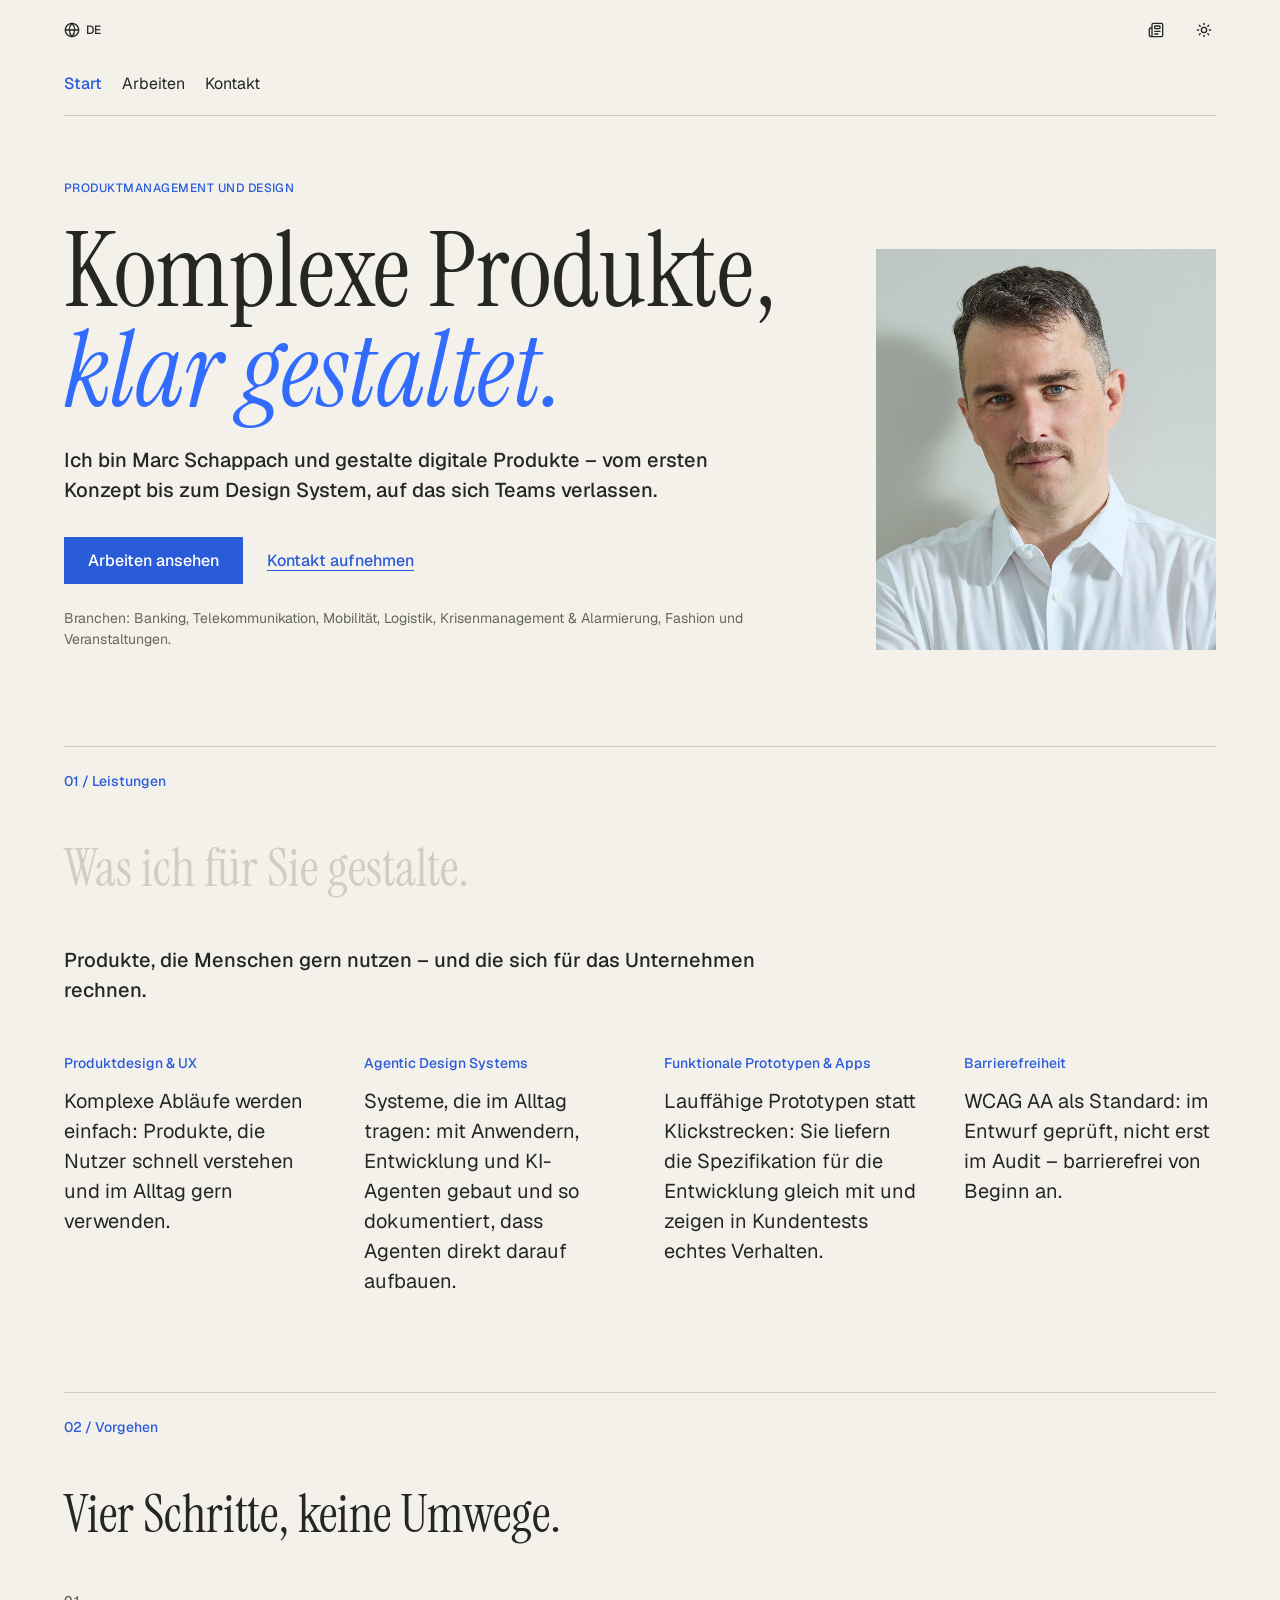
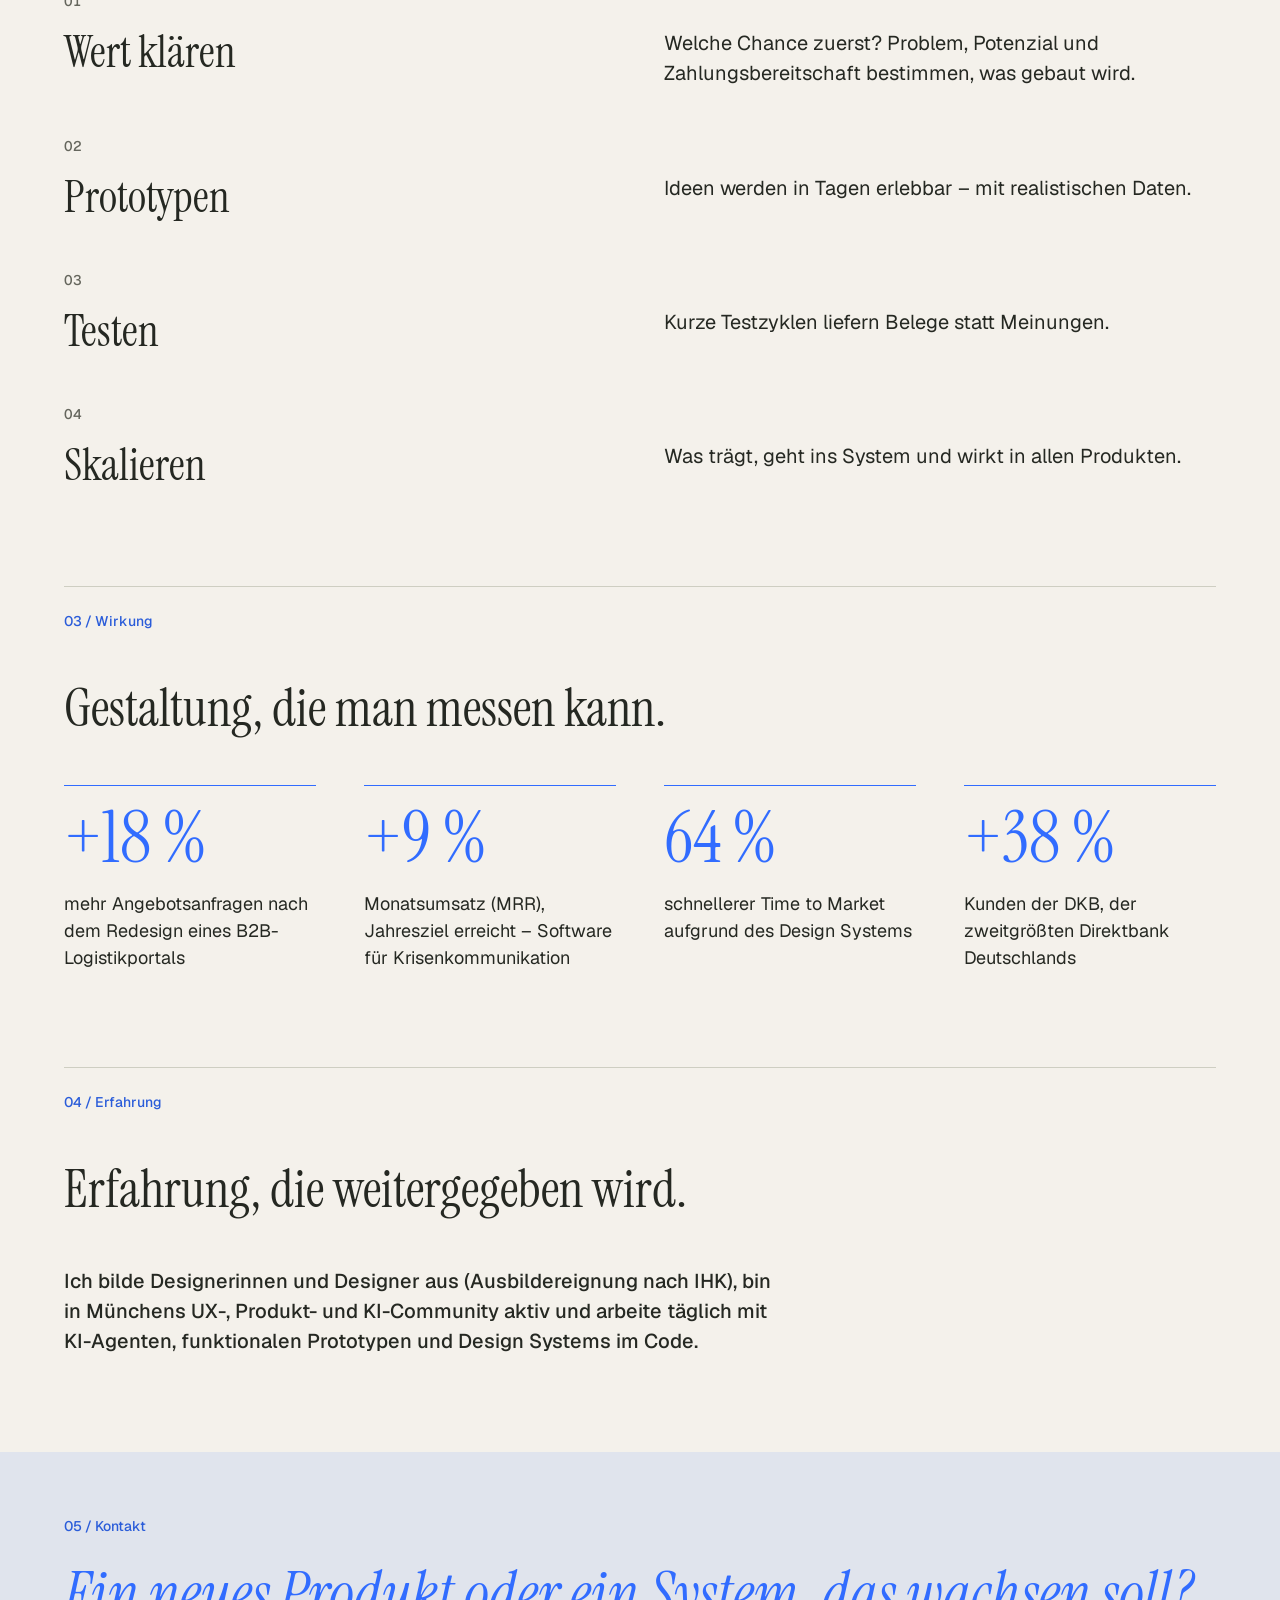
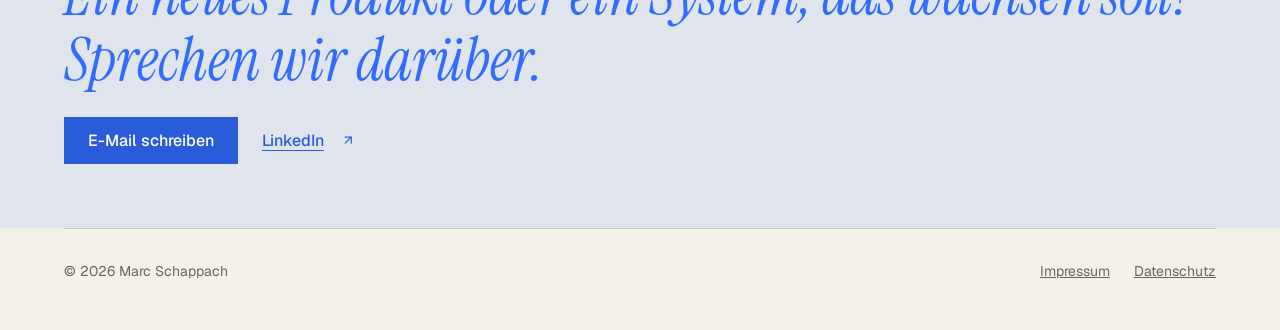
<file: index.html>
<!DOCTYPE html>
<html lang="de">
<head>
  <meta charset="utf-8">
  <meta name="viewport" content="width=device-width, initial-scale=1">
  <title>Marc Schappach · UX/UI Design Lead</title>
  <meta name="description" content="Design Lead für komplexe B2B-Produkte: Design Systems, automatisierte Flows und funktionale Prototypen.">
  <meta name="robots" content="noindex, nofollow">
  <meta name="color-scheme" content="light dark">
  <meta name="theme-color" content="#f6f5f1" media="(prefers-color-scheme: light)">
  <meta name="theme-color" content="#111318" media="(prefers-color-scheme: dark)">
  <link rel="alternate" hreflang="de" href="./">
  <link rel="alternate" hreflang="en" href="en/">
  <link rel="preload" href="fonts/inter-latin-400-normal.woff2" as="font" type="font/woff2" crossorigin>
  <link rel="stylesheet" href="css/tokens.css?v=20261125">
  <link rel="stylesheet" href="css/site.css?v=20261125e">
  <link rel="stylesheet" href="css/start.css?v=20261125">
  <link rel="stylesheet" href="css/editorial.css?v=20261125k">
  <style>[data-view="editorial"] .page--start > main:not(.e-main) { visibility: hidden; }</style>
  <script>
    /* Darstellung (Standard Editorial) und Hell/Dunkel vor dem ersten Rendern setzen – kein Flackern */
    (function () {
      var d = document.documentElement, v = null, m = null;
      try {
        v = localStorage.getItem("view"); m = localStorage.getItem("mode");
        var t = localStorage.getItem("theme"); // Einstellung bis 11/2026
        if (!v && t === "editorial") v = "editorial";
        if (!m && (t === "light" || t === "dark")) m = t;
      } catch (e) {}
      if (v !== "bento") d.setAttribute("data-view", "editorial");
      if (m === "light" || m === "dark") d.setAttribute("data-theme", m);
    })();
  </script>
</head>
<body>
  <a class="skip-link" href="#inhalt">Zum Inhalt springen</a>
  <div class="page page--start">
    <div class="topbar">
      <a class="bar-btn bar-btn--lang" id="lang-toggle" href="en/" hreflang="en" aria-label="DE – auf Englisch wechseln" title="English"><svg class="lucide lucide-globe" viewBox="0 0 24 24" fill="none" stroke="currentColor" stroke-width="2" stroke-linecap="round" stroke-linejoin="round" aria-hidden="true" focusable="false"><circle cx="12" cy="12" r="10"/><path d="M12 2a14.5 14.5 0 0 0 0 20 14.5 14.5 0 0 0 0-20"/><path d="M2 12h20"/></svg><span class="bar-btn__text">DE</span></a>
      <button class="theme-toggle" id="theme-toggle" type="button">Darstellung</button>
    </div>

    <main id="inhalt">
      <section class="hero" aria-labelledby="titel">
        <span class="hero__deco hero__deco--1" aria-hidden="true"></span>
        <span class="hero__deco hero__deco--2" aria-hidden="true"></span>
        <div class="hero__text">
          <p class="status label">UX/UI Design · München</p>
          <h1 class="display" id="titel">Design, das früh funktioniert.</h1>
          <p class="lead hero__lead">Design Lead für komplexe B2B-Produkte. Ich verbinde Design Systems, automatisierte Flows und funktionale Prototypen, damit Teams früher testen und sicherer entscheiden.</p>
        </div>
        <figure class="hero__photo">
          <img src="img/marc-schappach.jpg" width="373" height="440" alt="Porträt von Marc Schappach" fetchpriority="high">
        </figure>
      </section>

      <section class="section" id="arbeitsweise" aria-labelledby="arbeitsweise-titel">
        <div class="section__head">
          <p class="label">01 — Arbeitsweise</p>
          <h2 class="section__title" id="arbeitsweise-titel">Vom Entwurf zum lauffähigen Prototyp – in einem Zug.</h2>
        </div>
        <div class="tools">
          <article class="tool">
            <div class="tool__head">
              <img class="tool__icon" src="img/tool-figma.svg" width="72" height="72" alt="">
              <div><h3 class="tool__name">Figma</h3><p class="tool__sub">Design System</p></div>
            </div>
            <p class="body">Tokens, Komponenten und Code Connect als Single Source of Truth. Automatisierte Flows und frühe Testskripte sichern die Qualität, eine strukturierte Doku macht das System für KI-Agenten lesbar.</p>
          </article>
          <article class="tool">
            <div class="tool__head">
              <img class="tool__icon" src="img/tool-claude.svg" width="72" height="72" alt="">
              <div><h3 class="tool__name">Claude</h3><p class="tool__sub">Denken &amp; Bauen</p></div>
            </div>
            <p class="body">Kuratierte Markdown-Kontexte mit Regeln und Prompt-Vorlagen binden Claude in den Prozess ein – für Konzepte, Texte und Code im Rahmen des Design Systems.</p>
          </article>
          <article class="tool">
            <div class="tool__head">
              <img class="tool__icon" src="img/tool-lovable.svg" width="72" height="72" alt="">
              <div><h3 class="tool__name">Lovable</h3><p class="tool__sub">Erlebbar machen</p></div>
            </div>
            <p class="body">Funktionale Prototypen mit generierten Testdaten und realistischen Szenarien. Ideen werden validiert, bevor sie in die Entwicklung gehen.</p>
          </article>
          <p class="lead tools__foot">Design bleibt die Entscheidung. KI und Automatisierung verkürzen den Weg dorthin.</p>
        </div>
      </section>

      <section class="section" id="ansatz" aria-labelledby="ansatz-titel">
        <div class="section__head">
          <p class="label">02 — Ansatz</p>
          <h2 class="section__title" id="ansatz-titel">Methodisch vom Problem zur skalierbaren Lösung.</h2>
        </div>
        <div class="bento">
          <article class="tile tile--surface b-half">
            <p class="label">Verstehen</p>
            <h3>Kontext vor Oberfläche.</h3>
            <p class="body">Stakeholder-Interviews, Kontextanalysen und Journey Mapping klären, wer das Produkt unter welchen Bedingungen nutzt. Daraus entstehen priorisierte Anforderungen statt Annahmen.</p>
          </article>
          <article class="tile tile--accent b-half">
            <p class="label">Validieren</p>
            <h3>Prototypen statt Präsentationen.</h3>
            <p class="body">Funktionale Prototypen machen Szenarien früh testbar. Usability-Tests in kurzen Iterationszyklen liefern belastbare Erkenntnisse, bevor Entwicklungsaufwand entsteht.</p>
          </article>
          <article class="tile tile--warm b-third">
            <p class="label">Skalieren</p>
            <h3>Systeme, die tragen.</h3>
            <p class="body">Design Systems mit Tokens, definierten Zuständen und Code-Bezug sichern Konsistenz über Produkte, Plattformen und Teams.</p>
          </article>
          <article class="tile tile--strong b-third">
            <p class="label">Barrierefreiheit</p>
            <h3>WCAG AA als Mindeststandard.</h3>
            <p class="body">Regelmäßige A11y-Audits und die zugehörige Zertifizierung prägen meine Arbeit. KI-gestützte Skripte und Markdown-Regeln prüfen Kontraste, Fokusführung und Struktur schon im Entwurf – nicht erst im Audit.</p>
          </article>
          <article class="tile tile--surface b-third">
            <p class="label">Zusammenarbeit</p>
            <h3>Nah an Produkt und Vertrieb.</h3>
            <p class="body">Design als Entscheidungsgrundlage für Produktmanagement, Entwicklung und Vertrieb – mit messbaren Zielen statt Geschmacksfragen.</p>
          </article>
        </div>
      </section>

      <section class="section" id="wirkung" aria-labelledby="wirkung-titel">
        <div class="impact">
          <div>
            <p class="label">03 — Wirkung</p>
            <h2 class="impact__title" id="wirkung-titel">UX-Design auf Basis von KPIs und OKRs.</h2>
          </div>
          <div class="kpis">
            <div class="tile tile--accent tile--metric">
              <p class="label">Alerting · Krisenmanagement</p>
              <div class="tile__metric-group"><p class="metric">+10 %</p><p class="body">MRR gestiegen – Jahresziel erreicht</p></div>
            </div>
            <div class="tile tile--surface tile--metric">
              <p class="label">B2B-Logistik</p>
              <div class="tile__metric-group"><p class="metric">+20 %</p><p class="body">Angebotsanfragen</p></div>
            </div>
            <div class="tile tile--surface tile--metric">
              <p class="label">Banking · Design System</p>
              <div class="tile__metric-group"><p class="metric">−70 %</p><p class="body">Aufwand für Design-Anpassungen</p></div>
            </div>
          </div>
        </div>
      </section>

      <section class="section" id="kontakt" aria-labelledby="kontakt-titel">
        <div class="contact">
          <div>
            <p class="label">04 — Kontakt</p>
            <h2 class="section__title" id="kontakt-titel" style="margin-top:12px">Lust auf ein Gespräch über Ihr nächstes Produkt?</h2>
          </div>
          <div class="contact__actions">
            <a class="button js-mail" data-u="marc" data-d="newneed.de" href="impressum.html">E-Mail schreiben</a>
            <a class="button button--ghost" href="https://www.linkedin.com/in/marc-schappach-b1103526/" rel="noopener">LinkedIn</a>
          </div>
        </div>
      </section>
    </main>

    <footer class="footer">
      <span>© 2026 Marc Schappach</span>
      <nav aria-label="Rechtliches"><a href="impressum.html">Impressum</a><a href="datenschutz.html">Datenschutz</a></nav>
    </footer>
  </div>
  <nav class="nav" aria-label="Hauptnavigation">
    <a href="./" aria-current="page">Start</a>
    <a href="./referenzen/">Arbeiten</a>
    <a href="./#kontakt">Kontakt</a>
  </nav>
  <template id="editorial-start">
    <main id="inhalt" class="e-main">
      <section class="e-hero e-sec" aria-labelledby="titel">
        <div class="e-hero__text">
          <p class="e-meta e-meta--accent">Produktmanagement und Design</p>
          <h1 class="e-display" id="titel"><span>Komplexe Produkte,</span> <span class="e-it">klar gestaltet.</span></h1>
          <p class="e-lead e-measure">Ich bin Marc Schappach und gestalte digitale Produkte – vom ersten Konzept bis zum Design System, auf das sich Teams verlassen.</p>
          <div class="e-actions"><a class="e-button" href="referenzen/">Arbeiten ansehen</a><a class="e-link" href="#kontakt">Kontakt aufnehmen</a></div>
          <p class="e-brands">Branchen: Banking, Telekommunikation, Mobilität, Logistik, Krisenmanagement &amp; Alarmierung, Fashion und Veranstaltungen.</p>
        </div>
        <figure class="e-hero__photo"><img src="img/marc-schappach.jpg" width="373" height="440" alt="Porträt von Marc Schappach"></figure>
      </section>
      <section class="e-sec e-stack" id="leistungen" aria-labelledby="leistungen-titel">
        <h2 class="e-mark" id="leistungen-titel">01 / Leistungen</h2>
        <p class="e-heading">Was ich für Sie gestalte.</p>
        <p class="e-lead e-intro">Produkte, die Menschen gern nutzen – und die sich für das Unternehmen rechnen.</p>
        <div class="e-cols e-cols--4"><div class="e-col"><h3>Produktdesign &amp; UX</h3><p class="e-body">Komplexe Abläufe werden einfach: Produkte, die Nutzer schnell verstehen und im Alltag gern verwenden.</p></div><div class="e-col"><h3>Agentic Design Systems</h3><p class="e-body">Systeme, die im Alltag tragen: mit Anwendern, Entwicklung und KI-Agenten gebaut und so dokumentiert, dass Agenten direkt darauf aufbauen.</p></div><div class="e-col"><h3>Funktionale Prototypen &amp; Apps</h3><p class="e-body">Lauffähige Prototypen statt Klickstrecken: Sie liefern die Spezifikation für die Entwicklung gleich mit und zeigen in Kundentests echtes Verhalten.</p></div><div class="e-col"><h3>Barrierefreiheit</h3><p class="e-body">WCAG AA als Standard: im Entwurf geprüft, nicht erst im Audit – barrierefrei von Beginn an.</p></div></div>
      </section>
      <section class="e-sec e-stack" id="vorgehen" aria-labelledby="vorgehen-titel">
        <h2 class="e-mark" id="vorgehen-titel">02 / Vorgehen</h2>
        <p class="e-heading">Vier Schritte, keine Umwege.</p>
        <div class="e-step__head"><p class="e-step__label e-step__num">01</p><div class="e-step__row"><h3 class="e-step__title">Wert klären</h3><p class="e-body">Welche Chance zuerst? Problem, Potenzial und Zahlungsbereitschaft bestimmen, was gebaut wird.</p></div></div><div class="e-step__head"><p class="e-step__label e-step__num">02</p><div class="e-step__row"><h3 class="e-step__title">Prototypen</h3><p class="e-body">Ideen werden in Tagen erlebbar – mit realistischen Daten.</p></div></div><div class="e-step__head"><p class="e-step__label e-step__num">03</p><div class="e-step__row"><h3 class="e-step__title">Testen</h3><p class="e-body">Kurze Testzyklen liefern Belege statt Meinungen.</p></div></div><div class="e-step__head"><p class="e-step__label e-step__num">04</p><div class="e-step__row"><h3 class="e-step__title">Skalieren</h3><p class="e-body">Was trägt, geht ins System und wirkt in allen Produkten.</p></div></div>
      </section>
      <section class="e-sec e-stack" id="wirkung" aria-labelledby="wirkung-titel">
        <h2 class="e-mark" id="wirkung-titel">03 / Wirkung</h2>
        <p class="e-heading">Gestaltung, die man messen kann.</p>
        <div class="e-kpis e-kpis--4"><div class="e-kpi"><p class="e-kpi__value"><span class="e-sr">+20 %</span><span aria-hidden="true" data-count>+20&nbsp;%</span></p><p class="e-kpi__text">mehr Angebotsanfragen nach dem Redesign eines B2B-Logistikportals</p></div><div class="e-kpi"><p class="e-kpi__value"><span class="e-sr">+10 %</span><span aria-hidden="true" data-count>+10&nbsp;%</span></p><p class="e-kpi__text">Monatsumsatz (MRR), Jahresziel erreicht – Software für Krisenkommunikation</p></div><div class="e-kpi"><p class="e-kpi__value"><span class="e-sr">70 %</span><span aria-hidden="true" data-count>70&nbsp;%</span></p><p class="e-kpi__text">schnellerer Time to Market aufgrund des Design Systems</p></div><div class="e-kpi"><p class="e-kpi__value"><span class="e-sr">+42 %</span><span aria-hidden="true" data-count>+42&nbsp;%</span></p><p class="e-kpi__text">Kunden der DKB, der zweitgrößten Direktbank Deutschlands</p></div></div>
      </section>
      <section class="e-sec e-stack" id="erfahrung" aria-labelledby="erfahrung-titel">
        <h2 class="e-mark" id="erfahrung-titel">04 / Erfahrung</h2>
        <p class="e-heading">Erfahrung, die weitergegeben wird.</p>
        <p class="e-lead e-intro">Ich bilde Designerinnen und Designer aus (Ausbildereignung nach IHK), bin in Münchens UX-, Produkt- und KI-Community aktiv und arbeite täglich mit KI-Agenten, funktionalen Prototypen und Design Systems im Code.</p>
      </section>
      <section class="e-sec e-takeaway" id="kontakt" aria-labelledby="kontakt-titel">
        <p class="e-label">05 / Kontakt</p>
        <h2 class="e-quote" id="kontakt-titel">Ein neues Produkt oder ein System, das wachsen soll? Sprechen wir darüber.</h2>
        <div class="e-actions">
          <a class="e-button js-mail" data-u="marc" data-d="newneed.de" href="impressum.html">E-Mail schreiben</a>
          <a class="e-link" href="https://www.linkedin.com/in/marc-schappach-b1103526/" rel="noopener">LinkedIn<svg class="arrow arrow--link lucide lucide-arrow-up-right" viewBox="0 0 24 24" fill="none" stroke="currentColor" stroke-width="2" stroke-linecap="round" stroke-linejoin="round" aria-hidden="true" focusable="false"><path d="M7 7h10v10"/><path d="M7 17 17 7"/></svg></a>
        </div>
      </section>
    </main>
  </template>
  <script src="js/theme.js?v=20261125"></script>
  <script src="js/site.js?v=20261125"></script>
  <script src="js/editorial.js?v=20261125k"></script>
</body>
</html>
</file>
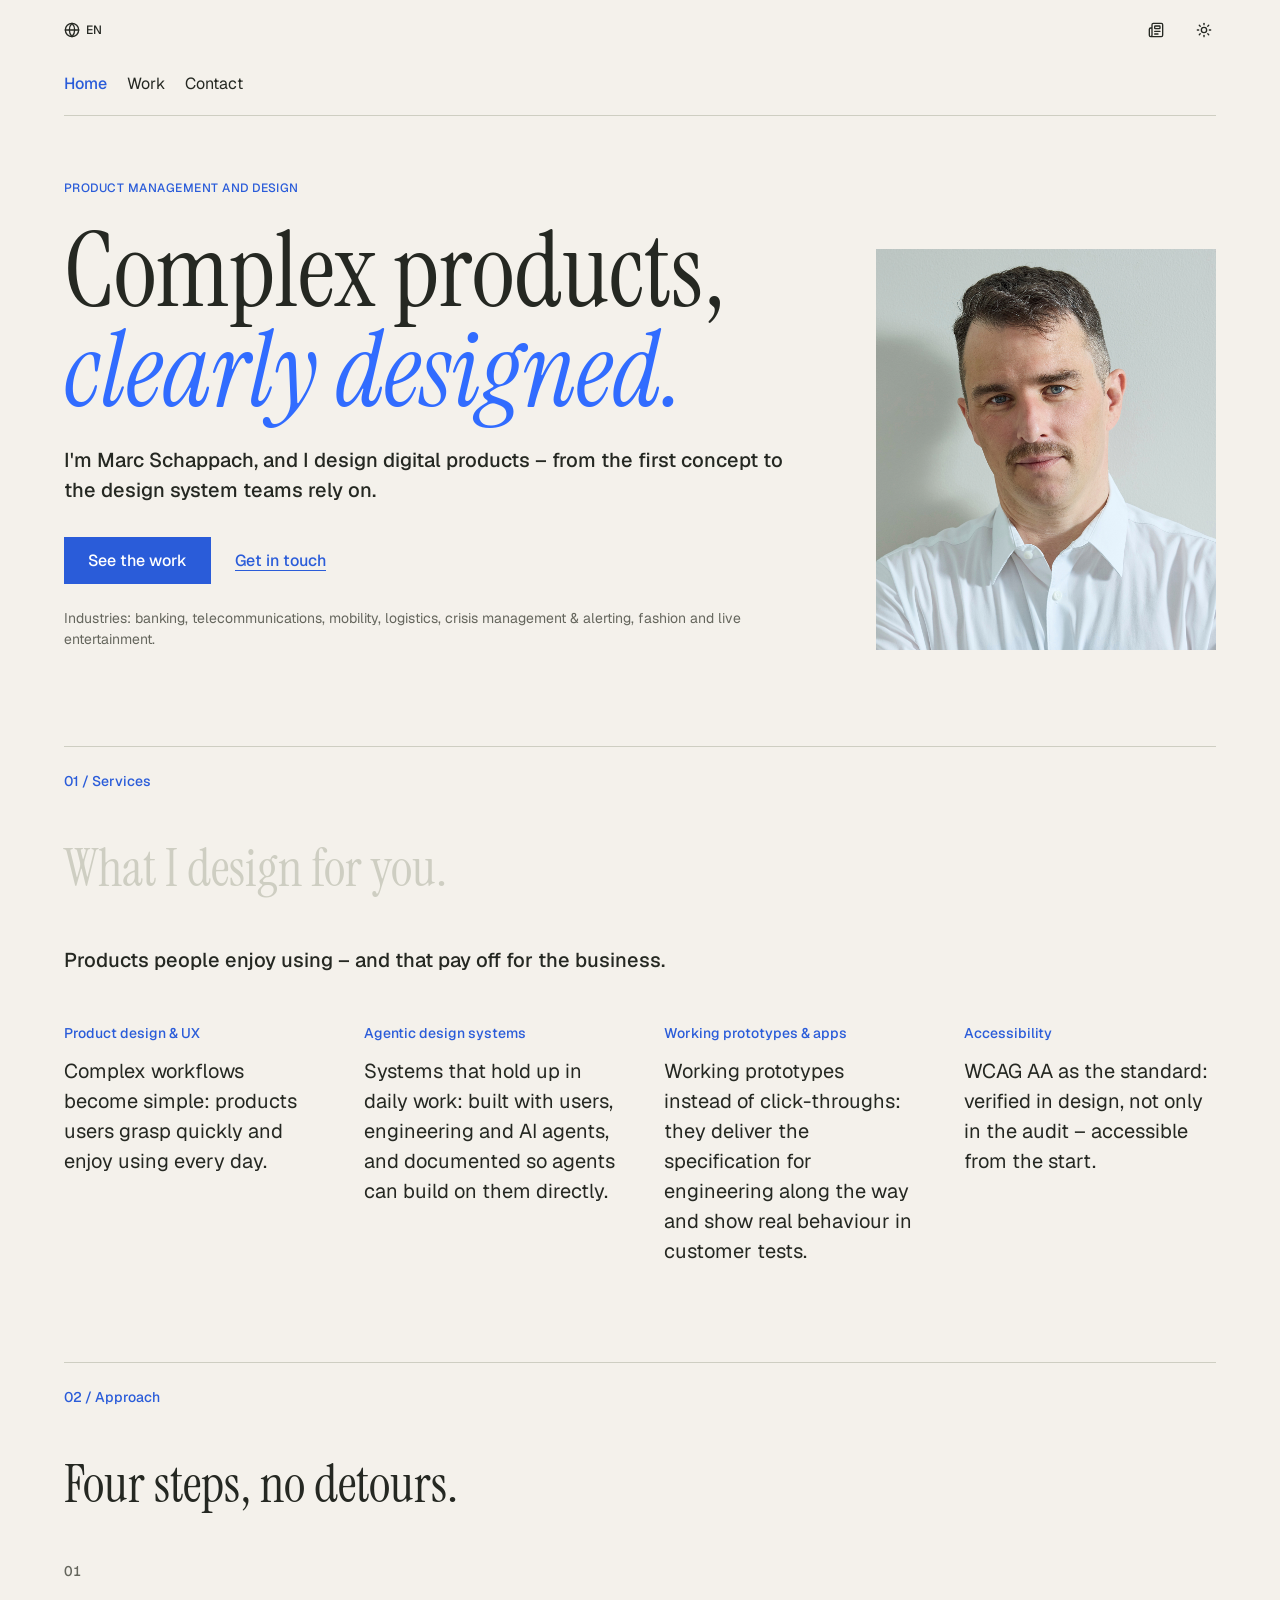
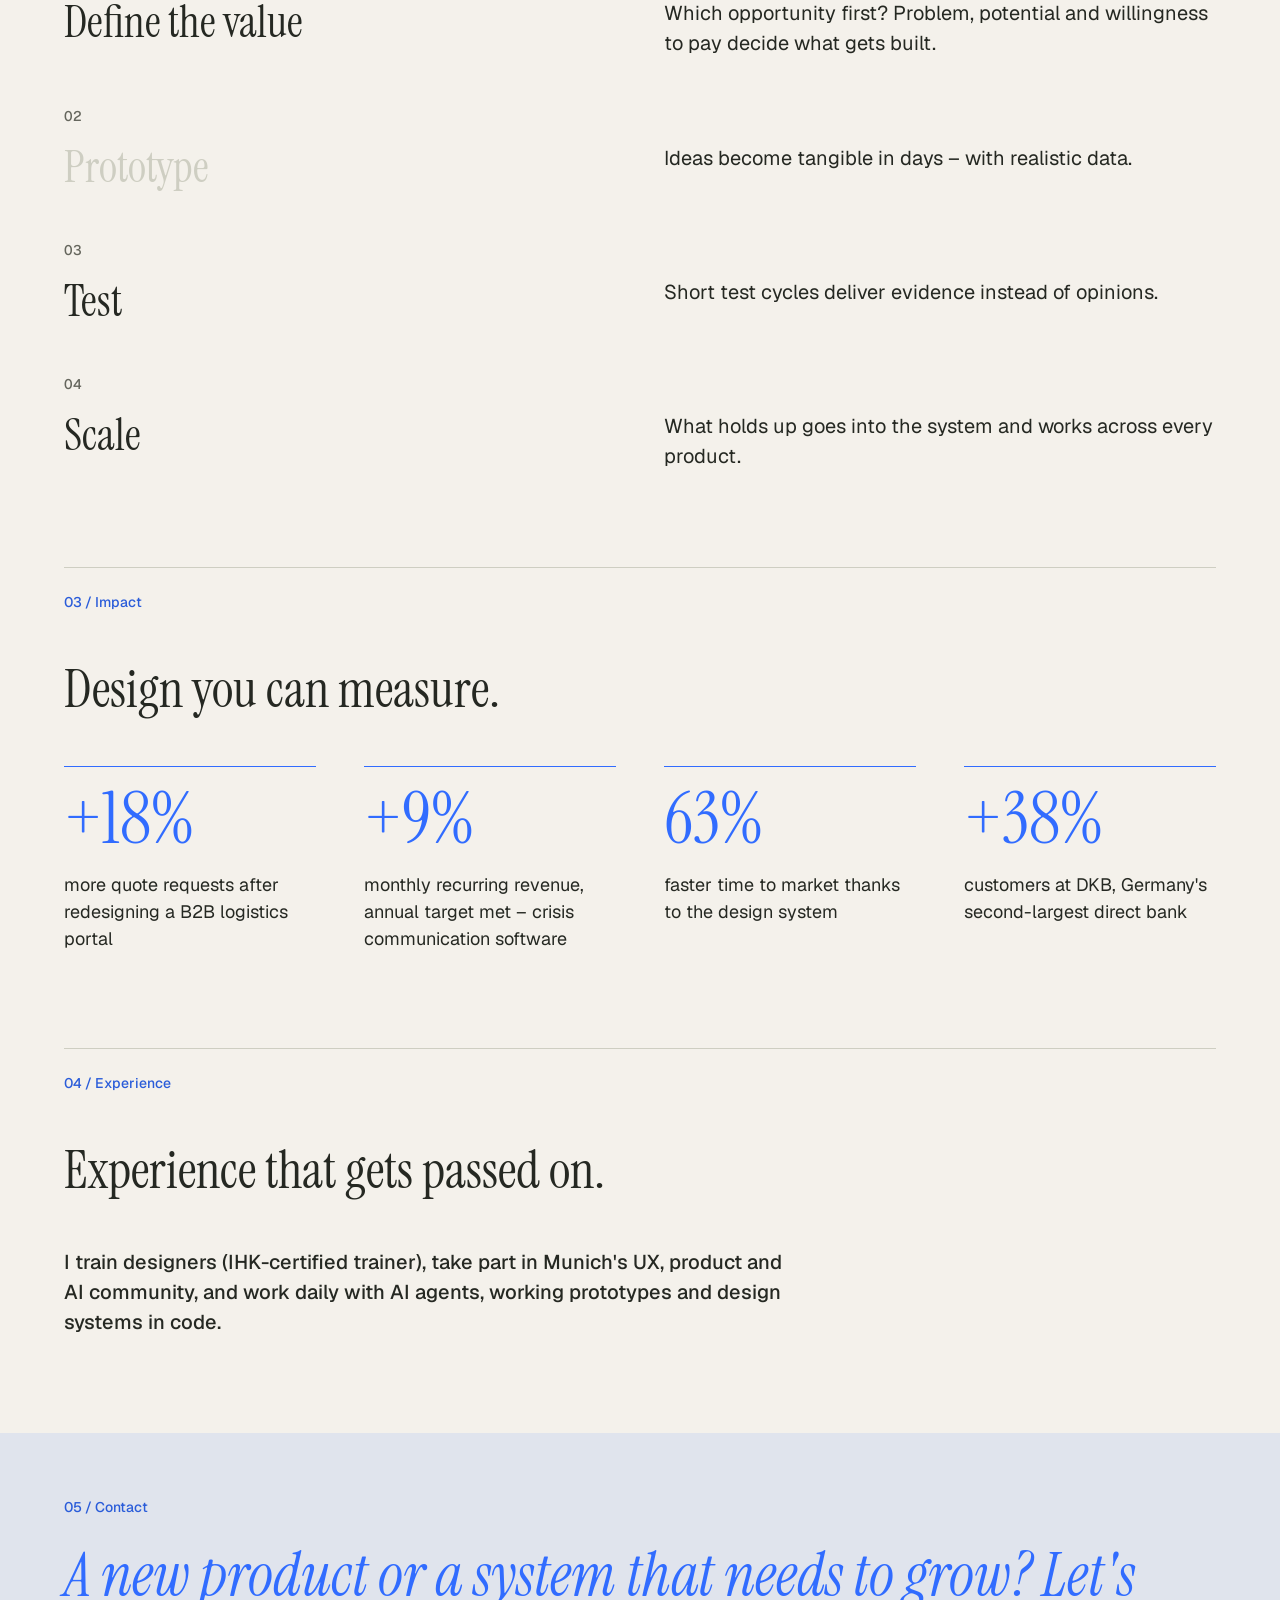
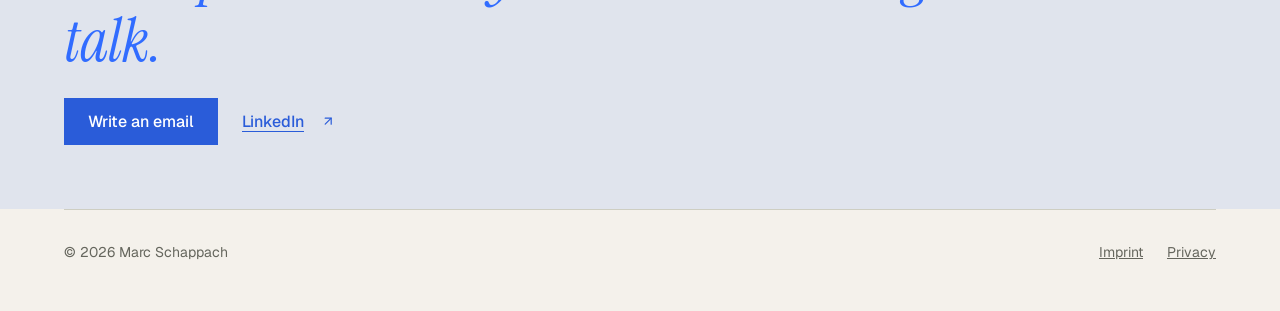
<file: en/index.html>
<!DOCTYPE html>
<html lang="en">
<head>
  <meta charset="utf-8">
  <meta name="viewport" content="width=device-width, initial-scale=1">
  <title>Marc Schappach · UX/UI Design Lead</title>
  <meta name="description" content="Design lead for complex B2B products: design systems, automated flows and functional prototypes.">
  <meta name="robots" content="noindex, nofollow">
  <meta name="color-scheme" content="light dark">
  <meta name="theme-color" content="#f6f5f1" media="(prefers-color-scheme: light)">
  <meta name="theme-color" content="#111318" media="(prefers-color-scheme: dark)">
  <link rel="alternate" hreflang="de" href="../">
  <link rel="alternate" hreflang="en" href="./">
  <link rel="preload" href="../fonts/inter-latin-400-normal.woff2" as="font" type="font/woff2" crossorigin>
  <link rel="stylesheet" href="../css/tokens.css?v=20261125">
  <link rel="stylesheet" href="../css/site.css?v=20261125e">
  <link rel="stylesheet" href="../css/start.css?v=20261125">
  <link rel="stylesheet" href="../css/editorial.css?v=20261125k">
  <script>
    /* Darstellung (Standard Editorial) und Hell/Dunkel vor dem ersten Rendern setzen – kein Flackern */
    (function () {
      var d = document.documentElement, v = null, m = null;
      try {
        v = localStorage.getItem("view"); m = localStorage.getItem("mode");
        var t = localStorage.getItem("theme"); // Einstellung bis 11/2026
        if (!v && t === "editorial") v = "editorial";
        if (!m && (t === "light" || t === "dark")) m = t;
      } catch (e) {}
      if (v !== "bento") d.setAttribute("data-view", "editorial");
      if (m === "light" || m === "dark") d.setAttribute("data-theme", m);
    })();
  </script>
  <style>[data-view="editorial"] .page--start > main:not(.e-main) { visibility: hidden; }</style>
</head>
<body>
  <a class="skip-link" href="#inhalt">Skip to content</a>
  <div class="page page--start">
    <div class="topbar">
      <a class="bar-btn bar-btn--lang" id="lang-toggle" href="../index.html" hreflang="de" aria-label="EN – switch to German" title="Deutsch"><svg class="lucide lucide-globe" viewBox="0 0 24 24" fill="none" stroke="currentColor" stroke-width="2" stroke-linecap="round" stroke-linejoin="round" aria-hidden="true" focusable="false"><circle cx="12" cy="12" r="10"/><path d="M12 2a14.5 14.5 0 0 0 0 20 14.5 14.5 0 0 0 0-20"/><path d="M2 12h20"/></svg><span class="bar-btn__text">EN</span></a>
      <button class="theme-toggle" id="theme-toggle" type="button">Display</button>
    </div>

    <main id="inhalt">
      <section class="hero" aria-labelledby="titel">
        <span class="hero__deco hero__deco--1" aria-hidden="true"></span>
        <span class="hero__deco hero__deco--2" aria-hidden="true"></span>
        <div class="hero__text">
          <p class="status label">UX/UI Design · Munich</p>
          <h1 class="display" id="titel">Design that works early.</h1>
          <p class="lead hero__lead">Design lead for complex B2B products. I combine design systems, automated flows and functional prototypes so teams can test sooner and decide with more confidence.</p>
        </div>
        <figure class="hero__photo">
          <img src="../img/marc-schappach.jpg" width="373" height="440" alt="Portrait of Marc Schappach" fetchpriority="high">
        </figure>
      </section>

      <section class="section" id="how-i-work" aria-labelledby="how-i-work-title">
        <div class="section__head">
          <p class="label">01 — How I work</p>
          <h2 class="section__title" id="how-i-work-title">From first draft to working prototype – in one go.</h2>
        </div>
        <div class="tools">
          <article class="tool">
            <div class="tool__head">
              <img class="tool__icon" src="../img/tool-figma.svg" width="72" height="72" alt="">
              <div><h3 class="tool__name">Figma</h3><p class="tool__sub">Design system</p></div>
            </div>
            <p class="body">Tokens, components and Code Connect as a single source of truth. Automated flows and early test scripts safeguard quality; structured documentation makes the system readable for AI agents.</p>
          </article>
          <article class="tool">
            <div class="tool__head">
              <img class="tool__icon" src="../img/tool-claude.svg" width="72" height="72" alt="">
              <div><h3 class="tool__name">Claude</h3><p class="tool__sub">Thinking &amp; building</p></div>
            </div>
            <p class="body">Curated Markdown contexts with rules and prompt templates bring Claude into the process – for concepts, copy and code within the boundaries of the design system.</p>
          </article>
          <article class="tool">
            <div class="tool__head">
              <img class="tool__icon" src="../img/tool-lovable.svg" width="72" height="72" alt="">
              <div><h3 class="tool__name">Lovable</h3><p class="tool__sub">Making it tangible</p></div>
            </div>
            <p class="body">Functional prototypes with generated test data and realistic scenarios. Ideas are validated before they go into development.</p>
          </article>
          <p class="lead tools__foot">Design remains the decision. AI and automation shorten the way there.</p>
        </div>
      </section>

      <section class="section" id="approach" aria-labelledby="approach-title">
        <div class="section__head">
          <p class="label">02 — Approach</p>
          <h2 class="section__title" id="approach-title">Methodically from problem to scalable solution.</h2>
        </div>
        <div class="bento">
          <article class="tile tile--surface b-half">
            <p class="label">Understand</p>
            <h3>Context before interface.</h3>
            <p class="body">Stakeholder interviews, context analysis and journey mapping clarify who uses the product and under which conditions. The outcome is prioritised requirements instead of assumptions.</p>
          </article>
          <article class="tile tile--accent b-half">
            <p class="label">Validate</p>
            <h3>Prototypes, not presentations.</h3>
            <p class="body">Functional prototypes make scenarios testable early. Usability tests in short iteration cycles deliver solid insights before any development effort is spent.</p>
          </article>
          <article class="tile tile--warm b-third">
            <p class="label">Scale</p>
            <h3>Systems that hold up.</h3>
            <p class="body">Design systems with tokens, defined states and a direct link to code keep products, platforms and teams consistent.</p>
          </article>
          <article class="tile tile--strong b-third">
            <p class="label">Accessibility</p>
            <h3>WCAG AA as the minimum.</h3>
            <p class="body">Regular accessibility audits and the related certification shape my work. AI-assisted scripts and Markdown rules check contrast, focus order and structure while still in design – not only at audit time.</p>
          </article>
          <article class="tile tile--surface b-third">
            <p class="label">Collaboration</p>
            <h3>Close to product and sales.</h3>
            <p class="body">Design as a basis for decisions in product management, engineering and sales – with measurable goals instead of matters of taste.</p>
          </article>
        </div>
      </section>

      <section class="section" id="impact" aria-labelledby="impact-title">
        <div class="impact">
          <div>
            <p class="label">03 — Impact</p>
            <h2 class="impact__title" id="impact-title">UX design driven by KPIs and OKRs.</h2>
          </div>
          <div class="kpis">
            <div class="tile tile--accent tile--metric">
              <p class="label">Alerting · Crisis management</p>
              <div class="tile__metric-group"><p class="metric">+10 %</p><p class="body">MRR increased – annual target reached</p></div>
            </div>
            <div class="tile tile--surface tile--metric">
              <p class="label">B2B logistics</p>
              <div class="tile__metric-group"><p class="metric">+20 %</p><p class="body">quote requests</p></div>
            </div>
            <div class="tile tile--surface tile--metric">
              <p class="label">Banking · Design system</p>
              <div class="tile__metric-group"><p class="metric">−70 %</p><p class="body">effort for design adjustments</p></div>
            </div>
          </div>
        </div>
      </section>

      <section class="section" id="contact" aria-labelledby="contact-title">
        <div class="contact">
          <div>
            <p class="label">04 — Contact</p>
            <h2 class="section__title" id="contact-title" style="margin-top:12px">Up for a conversation about your next product?</h2>
          </div>
          <div class="contact__actions">
            <a class="button js-mail" data-u="marc" data-d="newneed.de" href="imprint.html">Send an email</a>
            <a class="button button--ghost" href="https://www.linkedin.com/in/marc-schappach-b1103526/" rel="noopener">LinkedIn</a>
          </div>
        </div>
      </section>
    </main>

    <footer class="footer">
      <span>© 2026 Marc Schappach</span>
      <nav aria-label="Legal"><a href="imprint.html">Imprint</a><a href="privacy.html">Privacy</a></nav>
    </footer>
  </div>
  <nav class="nav" aria-label="Main navigation">
    <a href="./" aria-current="page">Home</a>
    <a href="./references/">Work</a>
    <a href="./#contact">Contact</a>
  </nav>
  <template id="editorial-start">
    <main id="inhalt" class="e-main">
      <section class="e-hero e-sec" aria-labelledby="titel">
        <div class="e-hero__text">
          <p class="e-meta e-meta--accent">Product management and design</p>
          <h1 class="e-display" id="titel"><span>Complex products,</span> <span class="e-it">clearly designed.</span></h1>
          <p class="e-lead e-measure">I'm Marc Schappach, and I design digital products – from the first concept to the design system teams rely on.</p>
          <div class="e-actions"><a class="e-button" href="references/">See the work</a><a class="e-link" href="#contact">Get in touch</a></div>
          <p class="e-brands">Industries: banking, telecommunications, mobility, logistics, crisis management &amp; alerting, fashion and live entertainment.</p>
        </div>
        <figure class="e-hero__photo"><img src="../img/marc-schappach.jpg" width="373" height="440" alt="Portrait of Marc Schappach"></figure>
      </section>
      <section class="e-sec e-stack" id="services" aria-labelledby="services-titel">
        <h2 class="e-mark" id="services-titel">01 / Services</h2>
        <p class="e-heading">What I design for you.</p>
        <p class="e-lead e-intro">Products people enjoy using – and that pay off for the business.</p>
        <div class="e-cols e-cols--4"><div class="e-col"><h3>Product design &amp; UX</h3><p class="e-body">Complex workflows become simple: products users grasp quickly and enjoy using every day.</p></div><div class="e-col"><h3>Agentic design systems</h3><p class="e-body">Systems that hold up in daily work: built with users, engineering and AI agents, and documented so agents can build on them directly.</p></div><div class="e-col"><h3>Working prototypes &amp; apps</h3><p class="e-body">Working prototypes instead of click-throughs: they deliver the specification for engineering along the way and show real behaviour in customer tests.</p></div><div class="e-col"><h3>Accessibility</h3><p class="e-body">WCAG AA as the standard: verified in design, not only in the audit – accessible from the start.</p></div></div>
      </section>
      <section class="e-sec e-stack" id="approach" aria-labelledby="approach-titel">
        <h2 class="e-mark" id="approach-titel">02 / Approach</h2>
        <p class="e-heading">Four steps, no detours.</p>
        <div class="e-step__head"><p class="e-step__label e-step__num">01</p><div class="e-step__row"><h3 class="e-step__title">Define the value</h3><p class="e-body">Which opportunity first? Problem, potential and willingness to pay decide what gets built.</p></div></div><div class="e-step__head"><p class="e-step__label e-step__num">02</p><div class="e-step__row"><h3 class="e-step__title">Prototype</h3><p class="e-body">Ideas become tangible in days – with realistic data.</p></div></div><div class="e-step__head"><p class="e-step__label e-step__num">03</p><div class="e-step__row"><h3 class="e-step__title">Test</h3><p class="e-body">Short test cycles deliver evidence instead of opinions.</p></div></div><div class="e-step__head"><p class="e-step__label e-step__num">04</p><div class="e-step__row"><h3 class="e-step__title">Scale</h3><p class="e-body">What holds up goes into the system and works across every product.</p></div></div>
      </section>
      <section class="e-sec e-stack" id="impact" aria-labelledby="impact-titel">
        <h2 class="e-mark" id="impact-titel">03 / Impact</h2>
        <p class="e-heading">Design you can measure.</p>
        <div class="e-kpis e-kpis--4"><div class="e-kpi"><p class="e-kpi__value"><span class="e-sr">+20%</span><span aria-hidden="true" data-count>+20%</span></p><p class="e-kpi__text">more quote requests after redesigning a B2B logistics portal</p></div><div class="e-kpi"><p class="e-kpi__value"><span class="e-sr">+10%</span><span aria-hidden="true" data-count>+10%</span></p><p class="e-kpi__text">monthly recurring revenue, annual target met – crisis communication software</p></div><div class="e-kpi"><p class="e-kpi__value"><span class="e-sr">70%</span><span aria-hidden="true" data-count>70%</span></p><p class="e-kpi__text">faster time to market thanks to the design system</p></div><div class="e-kpi"><p class="e-kpi__value"><span class="e-sr">+42%</span><span aria-hidden="true" data-count>+42%</span></p><p class="e-kpi__text">customers at DKB, Germany's second-largest direct bank</p></div></div>
      </section>
      <section class="e-sec e-stack" id="experience" aria-labelledby="experience-titel">
        <h2 class="e-mark" id="experience-titel">04 / Experience</h2>
        <p class="e-heading">Experience that gets passed on.</p>
        <p class="e-lead e-intro">I train designers (IHK-certified trainer), take part in Munich's UX, product and AI community, and work daily with AI agents, working prototypes and design systems in code.</p>
      </section>
      <section class="e-sec e-takeaway" id="contact" aria-labelledby="contact-titel">
        <p class="e-label">05 / Contact</p>
        <h2 class="e-quote" id="contact-titel">A new product or a system that needs to grow? Let's talk.</h2>
        <div class="e-actions">
          <a class="e-button js-mail" data-u="marc" data-d="newneed.de" href="imprint.html">Write an email</a>
          <a class="e-link" href="https://www.linkedin.com/in/marc-schappach-b1103526/" rel="noopener">LinkedIn<svg class="arrow arrow--link lucide lucide-arrow-up-right" viewBox="0 0 24 24" fill="none" stroke="currentColor" stroke-width="2" stroke-linecap="round" stroke-linejoin="round" aria-hidden="true" focusable="false"><path d="M7 7h10v10"/><path d="M7 17 17 7"/></svg></a>
        </div>
      </section>
    </main>
  </template>
  <script src="../js/theme.js?v=20261125"></script>
  <script src="../js/site.js?v=20261125"></script>
  <script src="../js/editorial.js?v=20261125k"></script>
</body>
</html>
</file>
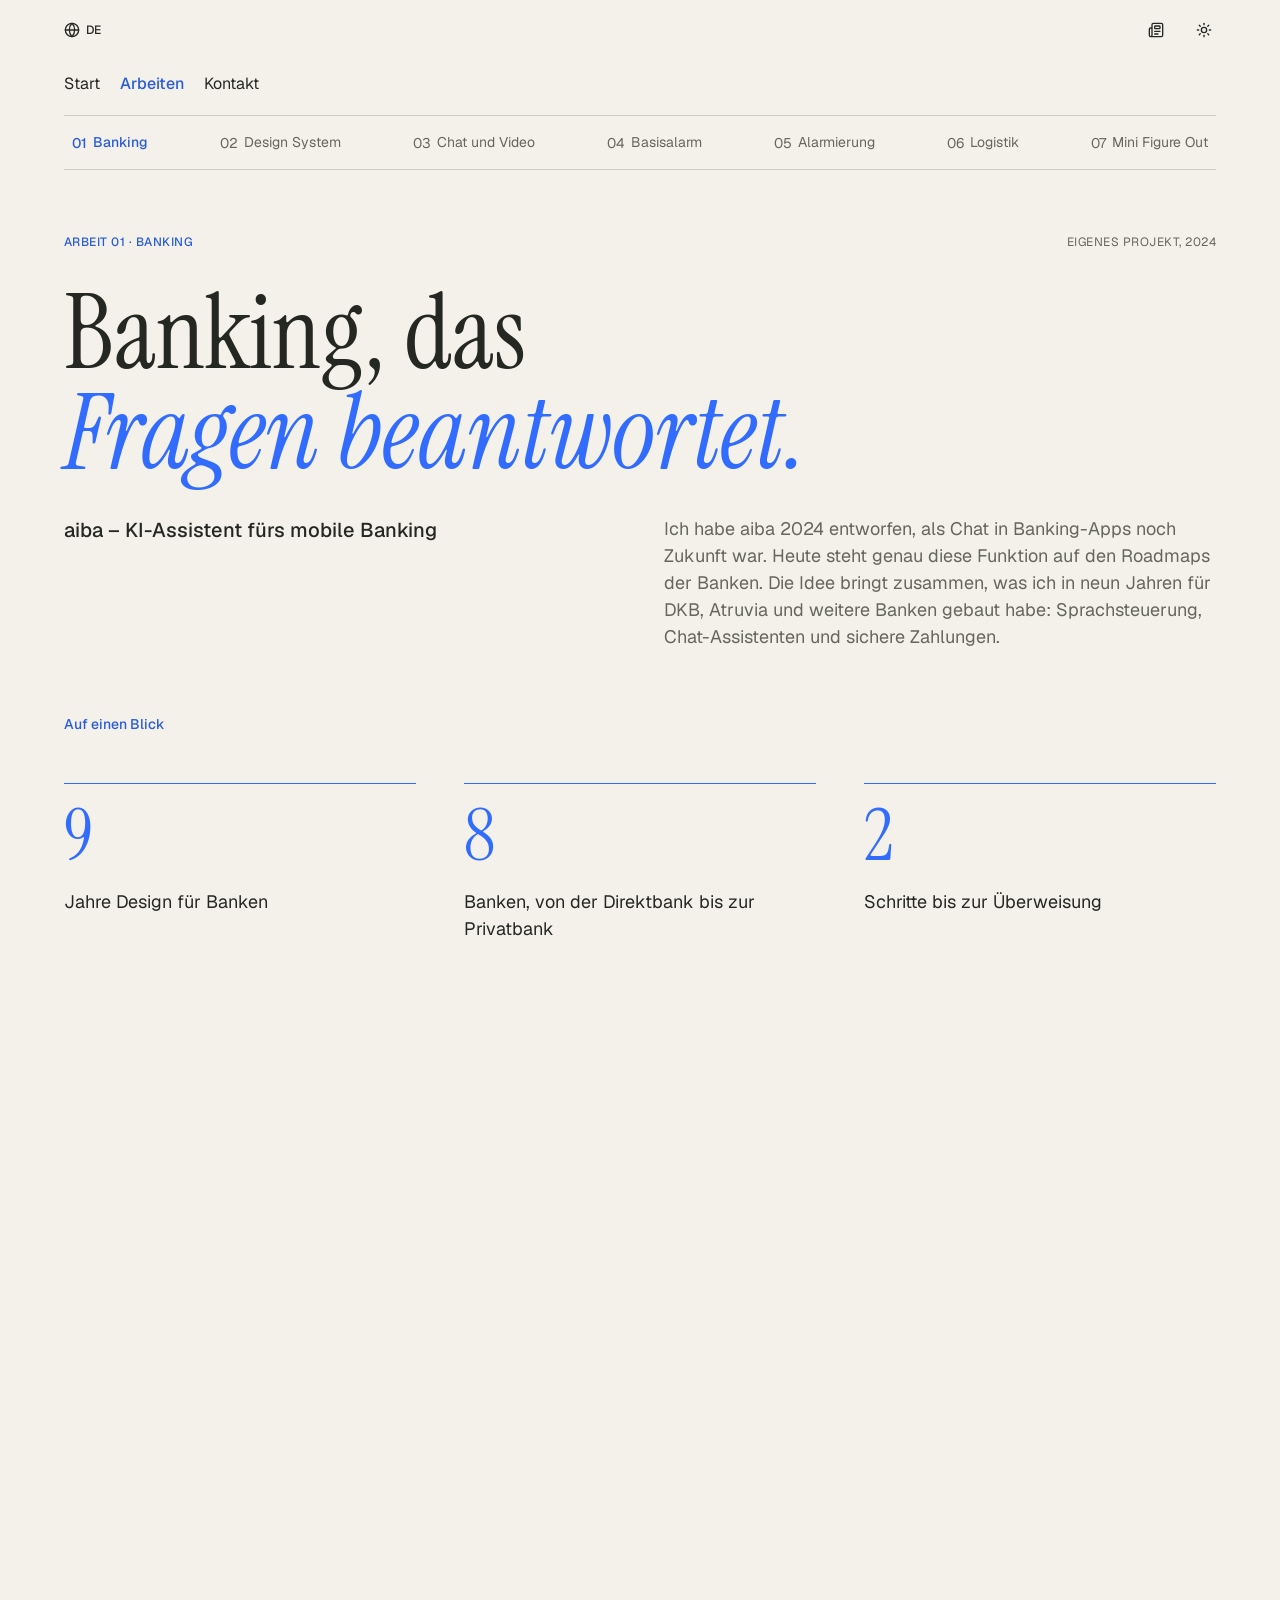
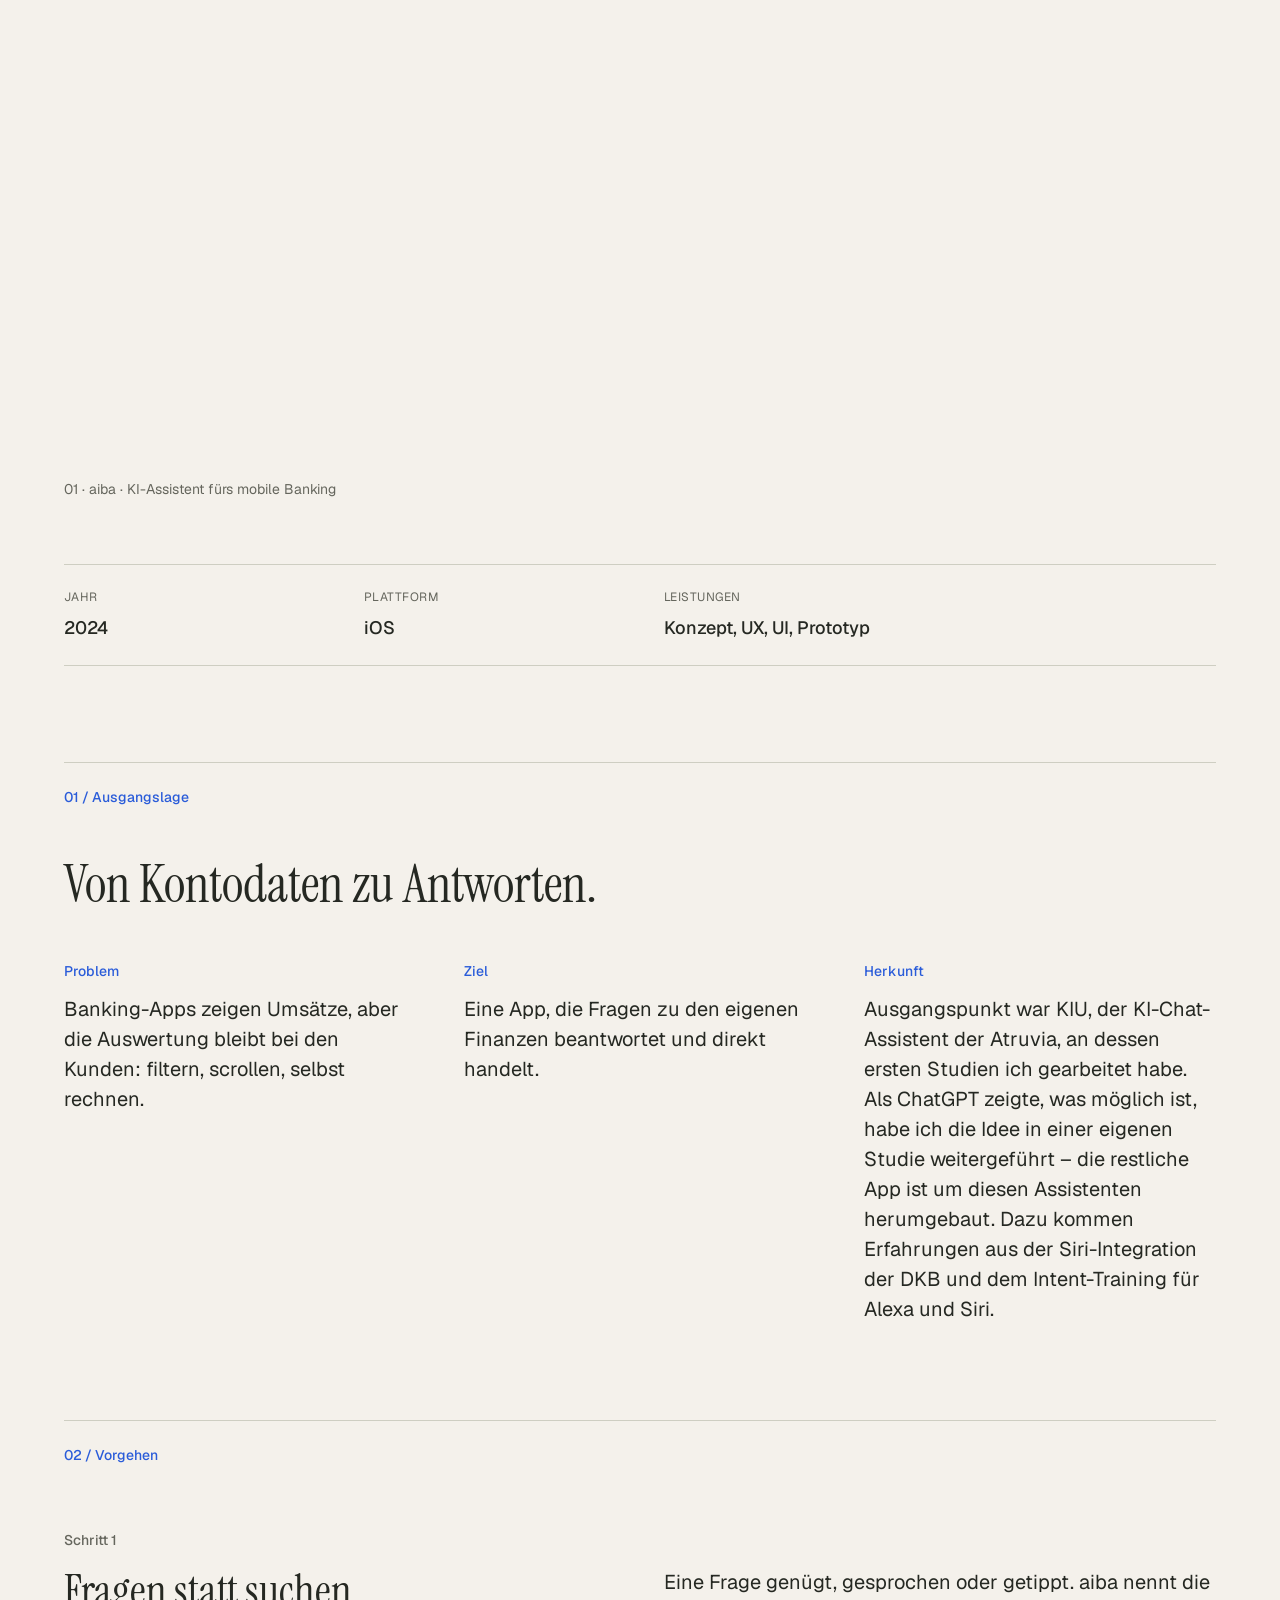
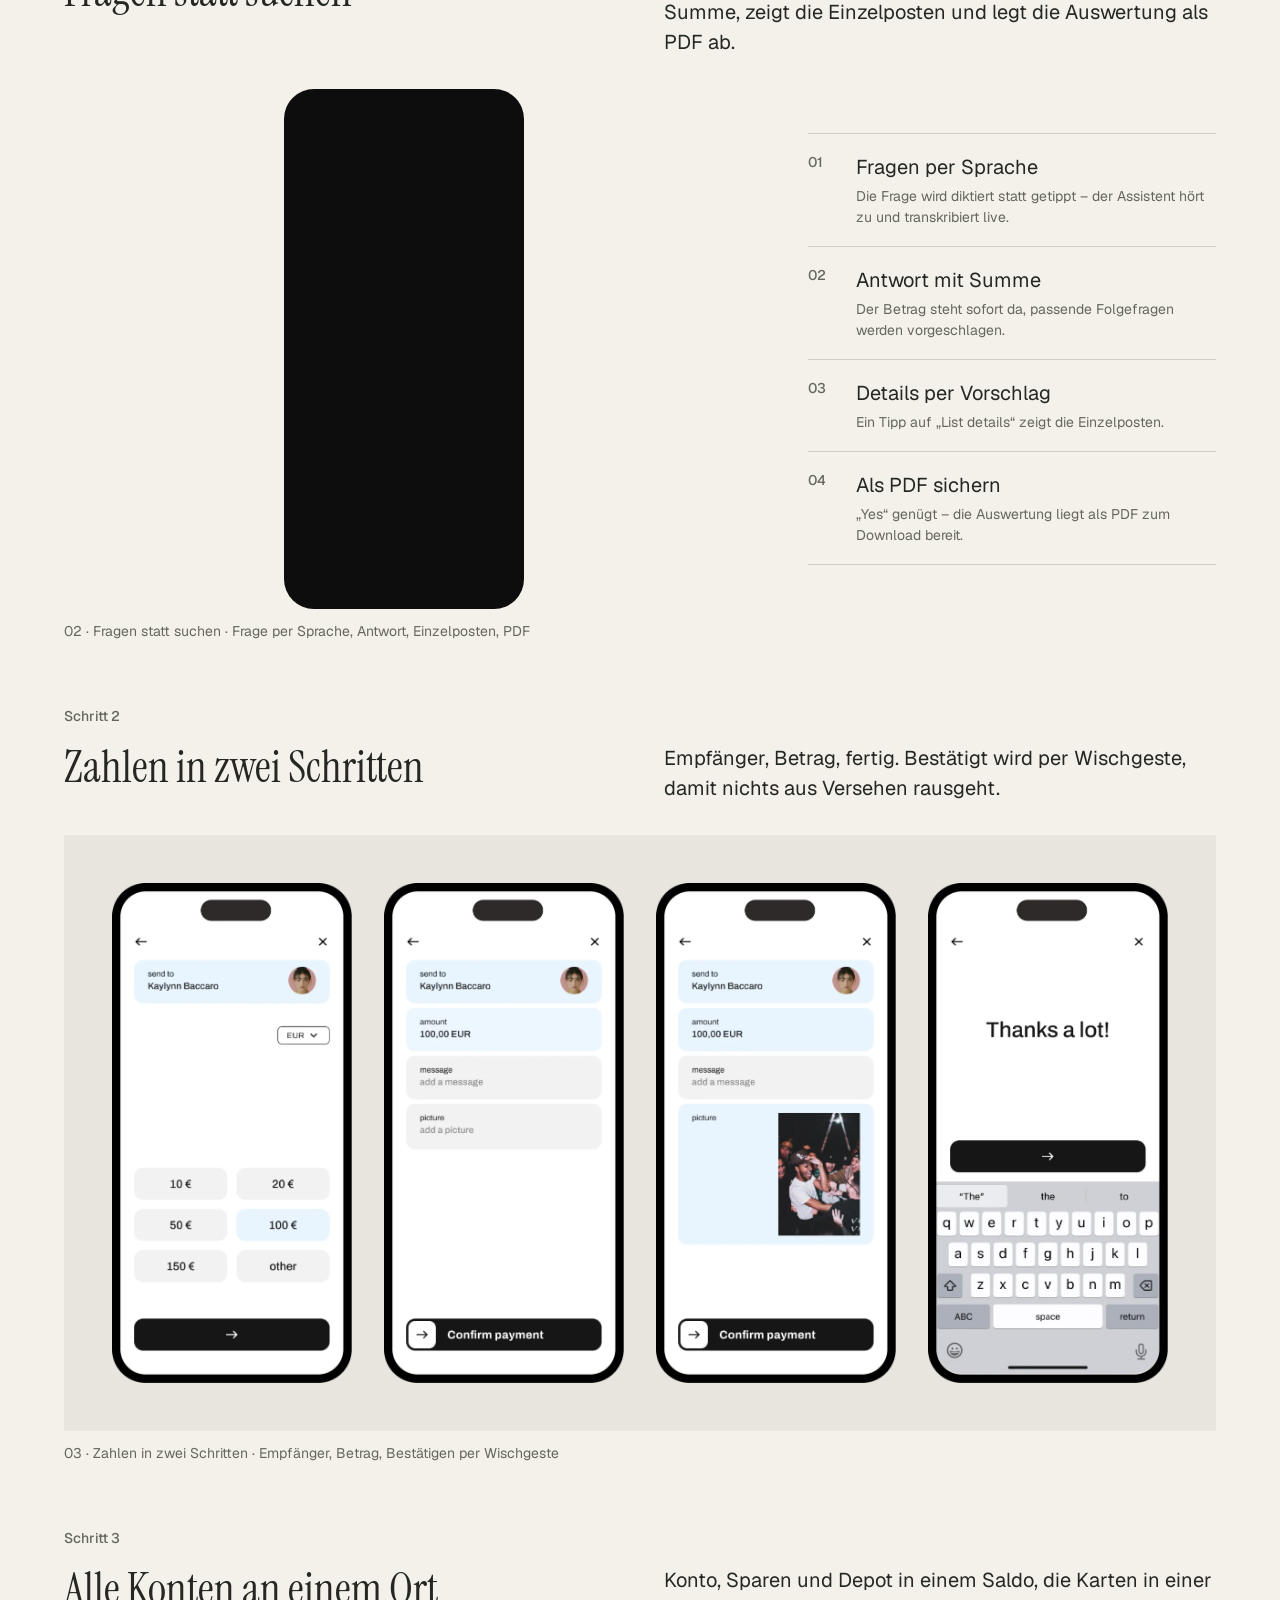
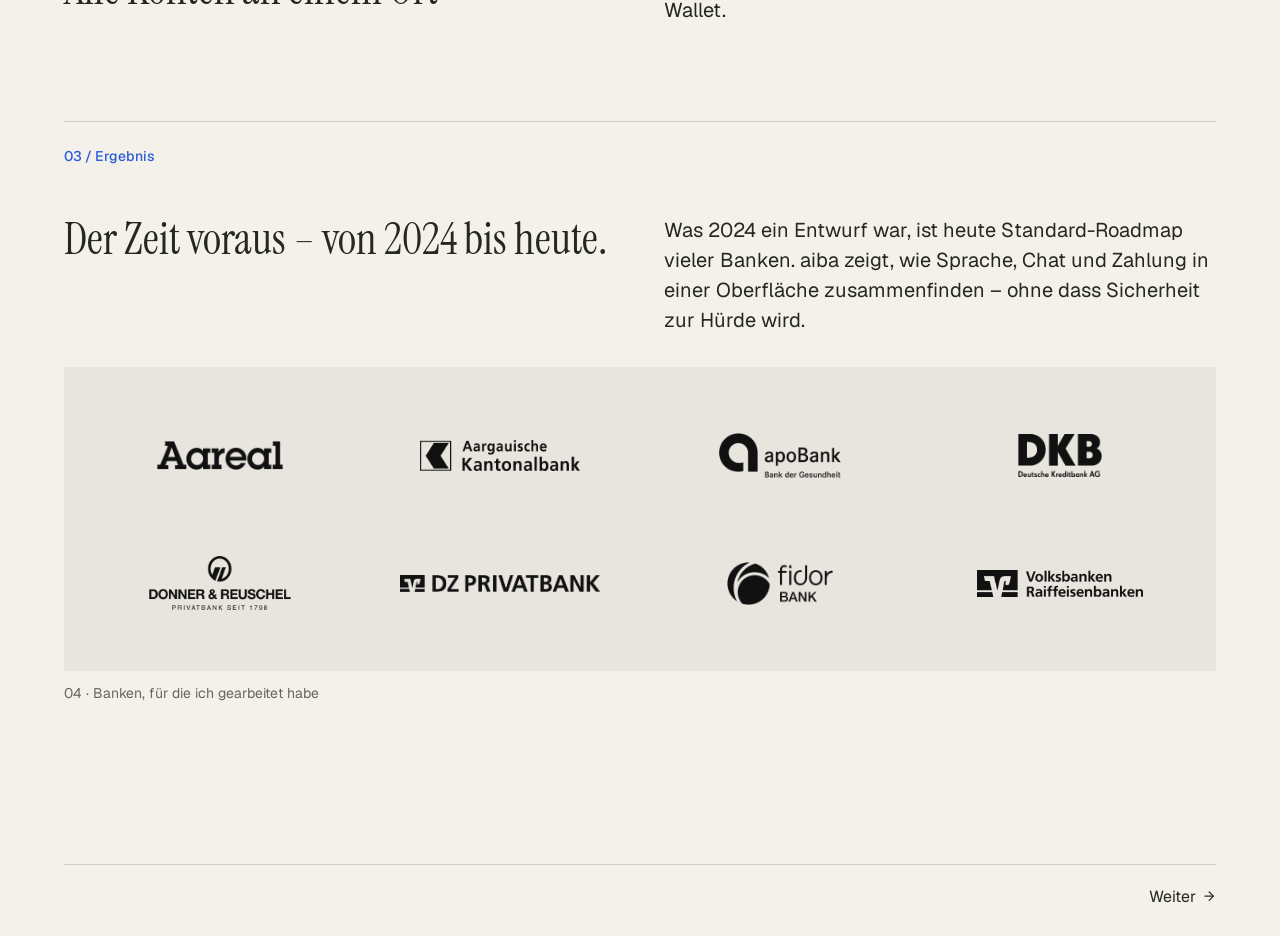
<file: referenzen/index.html>
<!DOCTYPE html>
<html lang="de">
<head>
  <meta charset="utf-8">
  <meta name="viewport" content="width=device-width, initial-scale=1">
  <title>Arbeiten – Marc Schappach</title>
  <meta name="robots" content="noindex, nofollow">
  <meta name="color-scheme" content="light dark">
  <meta name="theme-color" content="#f6f5f1" media="(prefers-color-scheme: light)">
  <meta name="theme-color" content="#111318" media="(prefers-color-scheme: dark)">
  <link rel="alternate" hreflang="de" href="./">
  <link rel="alternate" hreflang="en" href="../en/references/">
  <link rel="stylesheet" href="../css/tokens.css?v=20261125">
  <link rel="stylesheet" href="../css/site.css?v=20261125e">
  <link rel="stylesheet" href="../css/editorial.css?v=20261125k">

  <script>
    /* Darstellung (Standard Editorial) und Hell/Dunkel vor dem ersten Rendern setzen – kein Flackern */
    (function () {
      var d = document.documentElement, v = null, m = null;
      try {
        v = localStorage.getItem("view"); m = localStorage.getItem("mode");
        var t = localStorage.getItem("theme"); // Einstellung bis 11/2026
        if (!v && t === "editorial") v = "editorial";
        if (!m && (t === "light" || t === "dark")) m = t;
      } catch (e) {}
      if (v !== "bento") d.setAttribute("data-view", "editorial");
      if (m === "light" || m === "dark") d.setAttribute("data-theme", m);
    })();
  </script>
</head>
<body>
  <a class="skip-link" href="#inhalt">Zum Inhalt springen</a>

  <div class="page page--gate">
    <div class="topbar">
      <a class="bar-btn bar-btn--lang" id="lang-toggle" href="../en/references/" hreflang="en" aria-label="DE – auf Englisch wechseln" title="English"><svg class="lucide lucide-globe" viewBox="0 0 24 24" fill="none" stroke="currentColor" stroke-width="2" stroke-linecap="round" stroke-linejoin="round" aria-hidden="true" focusable="false"><circle cx="12" cy="12" r="10"/><path d="M12 2a14.5 14.5 0 0 0 0 20 14.5 14.5 0 0 0 0-20"/><path d="M2 12h20"/></svg><span class="bar-btn__text">DE</span></a>
      <button class="theme-toggle" id="theme-toggle" type="button">Darstellung</button>
    </div>

    <main id="inhalt" class="grid">
      <section class="tile tile--surface gate" id="gate" aria-labelledby="gate-titel">
        <p class="label">Arbeiten 02–07</p>
        <h1 class="heading" id="gate-titel">Weitere Arbeiten</h1>
        <p class="body gate__copy">Weitere Arbeiten aus Logistik und Krisenkommunikation zeige ich auf Anfrage. Mit Ihrem Einladungslink geht es direkt weiter.</p>

        <form id="gate-form" data-src="inhalt.enc" data-keys="../zugang.json" novalidate>
          <div class="field">
            <label class="field__label" for="code">Zugangscode</label>
            <input class="field__input" id="code" name="code" type="text"
                   autocomplete="off" autocapitalize="none" autocorrect="off" spellcheck="false"
                   aria-describedby="code-hint code-error">
            <p class="field__hint" id="code-hint">Steht in Ihrer Einladung. Groß- und Kleinschreibung spielen keine Rolle.</p>
            <p class="field__error" id="code-error" role="alert" hidden>
              <svg class="lucide lucide-circle-alert" viewBox="0 0 24 24" fill="none" stroke="currentColor" stroke-width="2" stroke-linecap="round" stroke-linejoin="round" aria-hidden="true" focusable="false"><circle cx="12" cy="12" r="10"/><line x1="12" x2="12" y1="8" y2="12"/><line x1="12" x2="12.01" y1="16" y2="16"/></svg>
              <span id="code-error-text"></span>
            </p>
          </div>
          <button class="button" id="gate-submit" type="submit" aria-disabled="false">Öffnen<svg class="arrow arrow--link lucide lucide-arrow-right" viewBox="0 0 24 24" fill="none" stroke="currentColor" stroke-width="2" stroke-linecap="round" stroke-linejoin="round" aria-hidden="true" focusable="false"><path d="M5 12h14"/><path d="m12 5 7 7-7 7"/></svg></button>
        </form>
        <p class="label" id="gate-status" role="status" aria-live="polite"></p>
        <p class="gate__request"><a class="js-mail" data-u="marc" data-d="newneed.de" data-subject="Zugang zu Ihren Referenzen" href="../#kontakt">Zugang anfragen<svg class="arrow arrow--link lucide lucide-arrow-right" viewBox="0 0 24 24" fill="none" stroke="currentColor" stroke-width="2" stroke-linecap="round" stroke-linejoin="round" aria-hidden="true" focusable="false"><path d="M5 12h14"/><path d="m12 5 7 7-7 7"/></svg></a></p>
      </section>
    </main>
  </div>

  <nav class="nav" aria-label="Hauptnavigation">
    <a href="../">Start</a>
    <a href="./" aria-current="page">Arbeiten</a>
    <a href="../#kontakt">Kontakt</a>
  </nav>

  <template id="arbeit-oeffentlich">
    <main class="e-main e-ref" id="inhalt"><header class="e-title"><div class="e-kennung"><p class="e-meta e-meta--accent">Arbeit 01 · Banking</p><p class="e-meta">Eigenes Projekt, 2024</p></div><h1 class="e-display" id="titel"><span>Banking, das</span> <span class="e-it">Fragen beantwortet.</span></h1><div class="e-kurz"><p class="e-lead">aiba – KI-Assistent fürs mobile Banking</p><p class="e-small e-muted">Ich habe aiba 2024 entworfen, als Chat in Banking-Apps noch Zukunft war. Heute steht genau diese Funktion auf den Roadmaps der Banken. Die Idee bringt zusammen, was ich in neun Jahren für DKB, Atruvia und weitere Banken gebaut habe: Sprachsteuerung, Chat-Assistenten und sichere Zahlungen.</p></div></header><section aria-labelledby="blick" class="e-sec e-sec--tight e-stack"><h2 class="e-label" id="blick">Auf einen Blick</h2><div class="e-kpis"><div class="e-kpi"><p class="e-kpi__value"><span class="e-sr">9</span><span aria-hidden="true" data-count="">9</span></p><p class="e-kpi__text">Jahre Design für Banken</p></div><div class="e-kpi"><p class="e-kpi__value"><span class="e-sr">8</span><span aria-hidden="true" data-count="">8</span></p><p class="e-kpi__text">Banken, von der Direktbank bis zur Privatbank</p></div><div class="e-kpi"><p class="e-kpi__value"><span class="e-sr">2</span><span aria-hidden="true" data-count="">2</span></p><p class="e-kpi__text">Schritte bis zur Überweisung</p></div></div></section><div class="e-sec e-sec--tight"><figure class="e-fig"><div class="e-aibahero"><video aria-label="Zwei Smartphones mit der Banking-App aiba: links der KI-Assistent („Hello Marc, how can I help you?“), rechts die Startseite mit Gesamtsaldo, Konto, Sparen und Depot" class="e-aibahero__video e-aibahero__video--light" data-src="../media/aiba-hero-light.mp4" data-still="../media/aiba-hero-light-end.webp" height="942" muted="" playsinline="" poster="../media/aiba-hero-light-poster.webp?v=2" preload="none" width="1080"></video><video aria-label="Zwei Smartphones mit der Banking-App aiba: links der KI-Assistent („Hello Marc, how can I help you?“), rechts die Startseite mit Gesamtsaldo, Konto, Sparen und Depot" class="e-aibahero__video e-aibahero__video--dark" data-src="../media/aiba-hero-dark.mp4" data-still="../media/aiba-hero-dark-end.webp" height="942" muted="" playsinline="" poster="../media/aiba-hero-dark-poster.webp?v=2" preload="none" width="1080"></video></div><figcaption class="e-caption">01 · aiba · KI-Assistent fürs mobile Banking</figcaption></figure></div><section aria-label="Steckbrief" class="e-sec"><dl class="e-facts"><div><dt>Jahr</dt><dd>2024</dd></div><div><dt>Plattform</dt><dd>iOS</dd></div><div><dt>Leistungen</dt><dd>Konzept, UX, UI, Prototyp</dd></div></dl></section><section aria-labelledby="s01" class="e-sec e-stack"><h2 class="e-mark" id="s01">01 / Ausgangslage</h2><p class="e-heading">Von Kontodaten zu Antworten.</p><div class="e-cols"><div class="e-col"><h3>Problem</h3><p class="e-body">Banking-Apps zeigen Umsätze, aber die Auswertung bleibt bei den Kunden: filtern, scrollen, selbst rechnen.</p></div><div class="e-col"><h3>Ziel</h3><p class="e-body">Eine App, die Fragen zu den eigenen Finanzen beantwortet und direkt handelt.</p></div><div class="e-col"><h3>Herkunft</h3><p class="e-body">Ausgangspunkt war KIU, der KI-Chat-Assistent der Atruvia, an dessen ersten Studien ich gearbeitet habe. Als ChatGPT zeigte, was möglich ist, habe ich die Idee in einer eigenen Studie weitergeführt – die restliche App ist um diesen Assistenten herumgebaut. Dazu kommen Erfahrungen aus der Siri-Integration der DKB und dem Intent-Training für Alexa und Siri.</p></div></div></section><section aria-labelledby="s02" class="e-sec e-stack e-stack--block"><h2 class="e-mark" id="s02">02 / Vorgehen</h2><div class="e-step"><div class="e-step__head"><p class="e-step__label">Schritt 1</p><div class="e-step__row"><h3 class="e-step__title">Fragen statt suchen</h3><p class="e-body">Eine Frage genügt, gesprochen oder getippt. aiba nennt die Summe, zeigt die Einzelposten und legt die Auswertung als PDF ab.</p></div></div><figure class="e-fig"><div class="e-stage e-stage--sequence"><video aria-label="Animation: Frage per Sprache, Antwort mit Summe, Einzelposten und PDF-Export" class="e-video e-video--phone" data-src="../media/aiba-voice-loop.mp4" height="1686" loop="" muted="" playsinline="" poster="../media/aiba-voice-poster.webp" preload="none" width="778"></video><ol aria-label="Ablauf im Video" class="e-sequence"><li><span class="e-sequence__num">01</span><span class="e-sequence__text"><span class="e-sequence__title">Fragen per Sprache</span><span class="e-sequence__desc">Die Frage wird diktiert statt getippt – der Assistent hört zu und transkribiert live.</span></span></li><li><span class="e-sequence__num">02</span><span class="e-sequence__text"><span class="e-sequence__title">Antwort mit Summe</span><span class="e-sequence__desc">Der Betrag steht sofort da, passende Folgefragen werden vorgeschlagen.</span></span></li><li><span class="e-sequence__num">03</span><span class="e-sequence__text"><span class="e-sequence__title">Details per Vorschlag</span><span class="e-sequence__desc">Ein Tipp auf „List details“ zeigt die Einzelposten.</span></span></li><li><span class="e-sequence__num">04</span><span class="e-sequence__text"><span class="e-sequence__title">Als PDF sichern</span><span class="e-sequence__desc">„Yes“ genügt – die Auswertung liegt als PDF zum Download bereit.</span></span></li></ol></div><figcaption class="e-caption">02 · Fragen statt suchen · Frage per Sprache, Antwort, Einzelposten, PDF</figcaption></figure></div><div class="e-step"><div class="e-step__head"><p class="e-step__label">Schritt 2</p><div class="e-step__row"><h3 class="e-step__title">Zahlen in zwei Schritten</h3><p class="e-body">Empfänger, Betrag, fertig. Bestätigt wird per Wischgeste, damit nichts aus Versehen rausgeht.</p></div></div><figure class="e-fig"><div class="e-stage e-stage--phones"><img alt="Betrag wählen: Schnellbeträge von 10 € bis 150 € für Kaylynn Baccaro" height="548" loading="lazy" src="../img/arbeiten/aiba-05.webp" style="--w:240px" width="262"/><img alt="Zahlungsübersicht mit Empfängerin und 100,00 EUR, Nachricht und Bild noch leer" height="548" loading="lazy" src="../img/arbeiten/aiba-06.webp" style="--w:240px" width="262"/><img alt="Zahlungsübersicht mit hinzugefügtem Foto, Button „Confirm payment“" height="548" loading="lazy" src="../img/arbeiten/aiba-07.webp" style="--w:240px" width="262"/><img alt="Nachricht schreiben: „Thanks a lot!“ mit eingeblendeter Tastatur" height="548" loading="lazy" src="../img/arbeiten/aiba-08.webp" style="--w:240px" width="262"/></div><figcaption class="e-caption">03 · Zahlen in zwei Schritten · Empfänger, Betrag, Bestätigen per Wischgeste</figcaption></figure></div><div class="e-step"><div class="e-step__head"><p class="e-step__label">Schritt 3</p><div class="e-step__row"><h3 class="e-step__title">Alle Konten an einem Ort</h3><p class="e-body">Konto, Sparen und Depot in einem Saldo, die Karten in einer Wallet.</p></div></div></div></section><section aria-labelledby="s03" class="e-sec e-stack"><h2 class="e-mark" id="s03">03 / Ergebnis</h2><div class="e-step"><div class="e-step__head"><div class="e-step__row"><h3 class="e-step__title">Der Zeit voraus – von 2024 bis heute.</h3><p class="e-body">Was 2024 ein Entwurf war, ist heute Standard-Roadmap vieler Banken. aiba zeigt, wie Sprache, Chat und Zahlung in einer Oberfläche zusammenfinden – ohne dass Sicherheit zur Hürde wird.</p></div></div><figure class="e-fig"><div class="e-stage"><ul class="e-logos"><li><img alt="Aareal Bank" height="25" loading="lazy" src="../img/arbeiten/aiba-09.webp" style="--lw:110" width="110"/></li><li><img alt="Aargauische Kantonalbank" height="28" loading="lazy" src="../img/arbeiten/aiba-10.webp" style="--lw:139" width="139"/></li><li><img alt="apoBank" height="39" loading="lazy" src="../img/arbeiten/aiba-11.webp" style="--lw:106" width="106"/></li><li><img alt="DKB – Deutsche Kreditbank" height="37" loading="lazy" src="../img/arbeiten/aiba-12.webp" style="--lw:73" width="73"/></li><li><img alt="Donner &amp; Reuschel" height="47" loading="lazy" src="../img/arbeiten/aiba-13.webp" style="--lw:124" width="124"/></li><li><img alt="DZ Privatbank" height="14" loading="lazy" src="../img/arbeiten/aiba-14.webp" style="--lw:174" width="174"/></li><li><img alt="Fidor Bank" height="38" loading="lazy" src="../img/arbeiten/aiba-15.webp" style="--lw:93" width="93"/></li><li><img alt="Volksbanken Raiffeisenbanken" height="24" loading="lazy" src="../img/arbeiten/aiba-16.webp" style="--lw:144" width="144"/></li></ul></div><figcaption class="e-caption">04 · Banken, für die ich gearbeitet habe</figcaption></figure></div></section><nav aria-label="Zwischen den Arbeiten blättern" class="e-pager"><span></span><a aria-label="Weiter: Arbeit 02 · Design System" href="#arbeit-02" rel="next" title="Arbeit 02 · Design System"><span class="e-pager__label">Weiter</span><span aria-hidden="true" class="e-arrow"><svg aria-hidden="true" class="arrow lucide lucide-arrow-right" fill="none" focusable="false" stroke="currentColor" stroke-linecap="round" stroke-linejoin="round" stroke-width="2" viewbox="0 0 24 24"><path d="M5 12h14"></path><path d="m12 5 7 7-7 7"></path></svg></span></a></nav></main>
  </template>
  <script src="../js/theme.js?v=20261125"></script>
  <script src="../js/site.js?v=20261125"></script>
  <script src="../js/editorial.js?v=20261125k"></script>
  <script src="../js/gate.js?v=20261125j"></script>
</body>
</html>
</file>
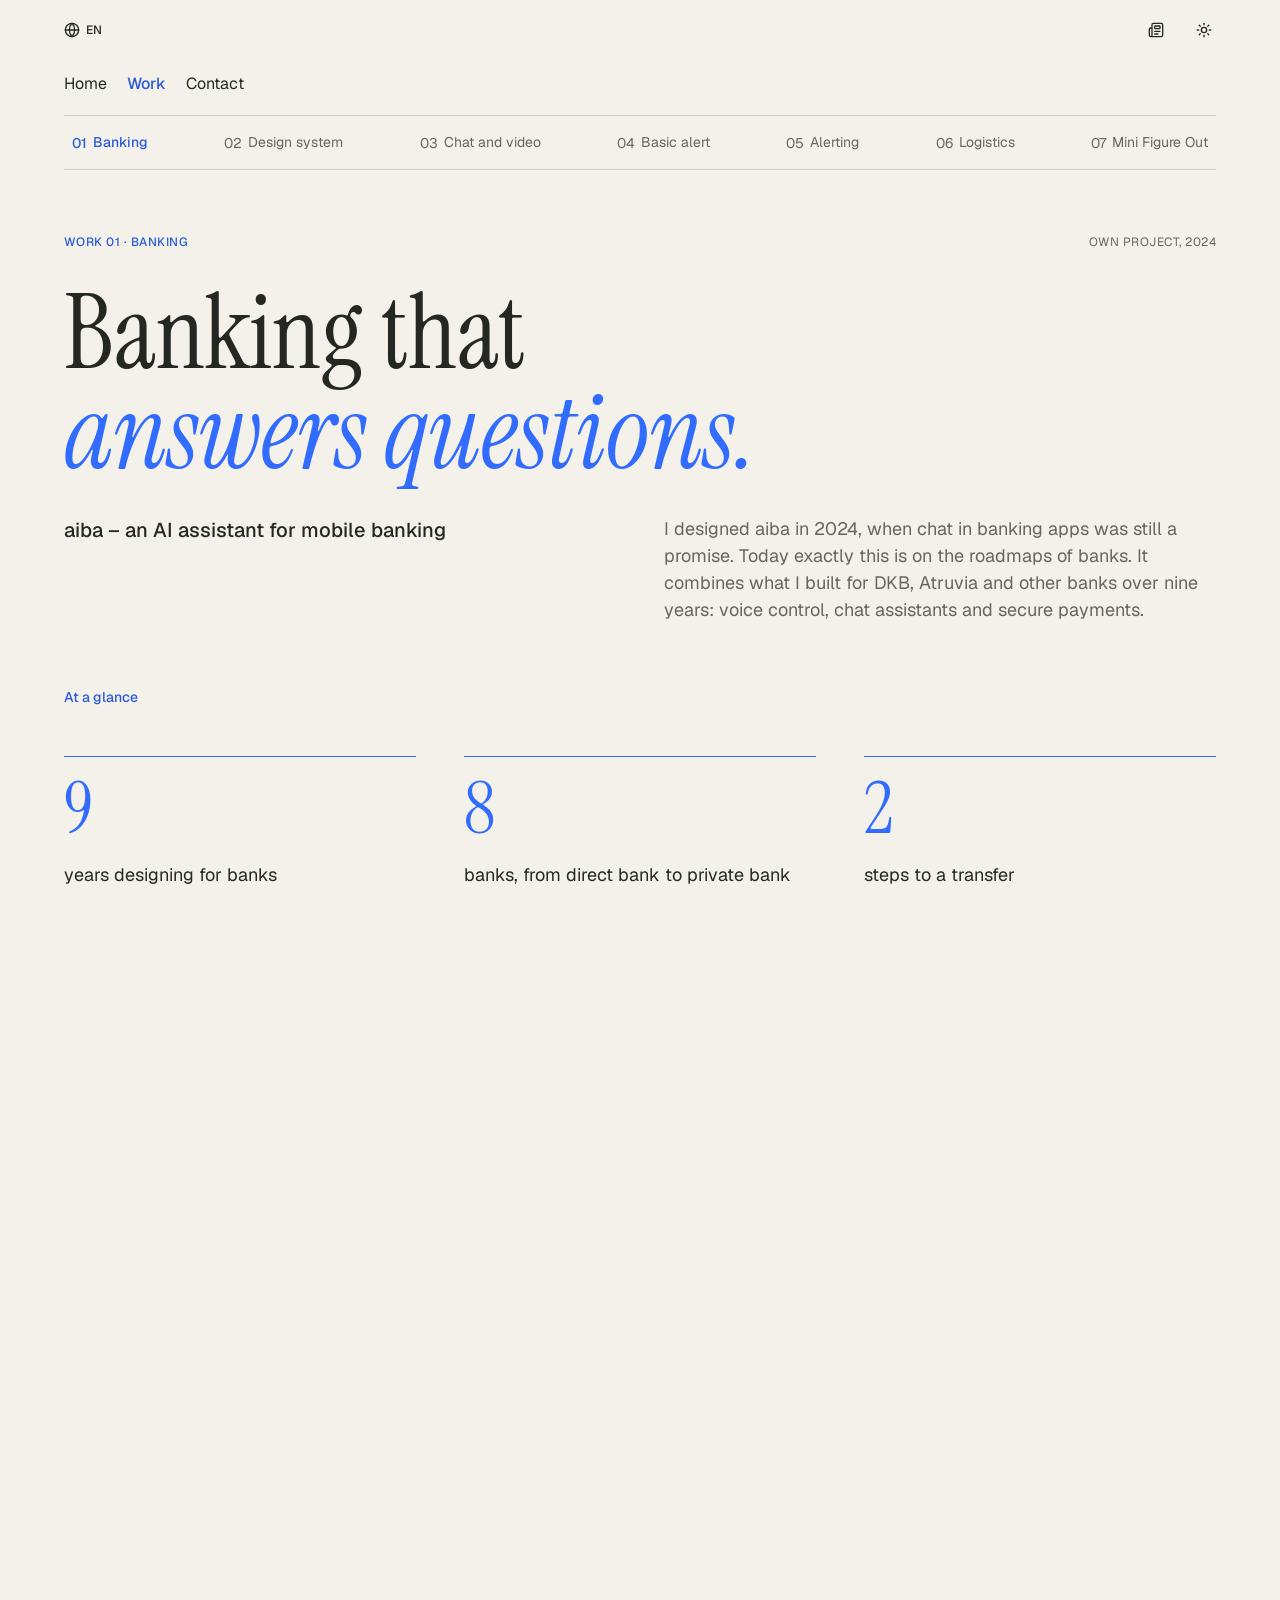
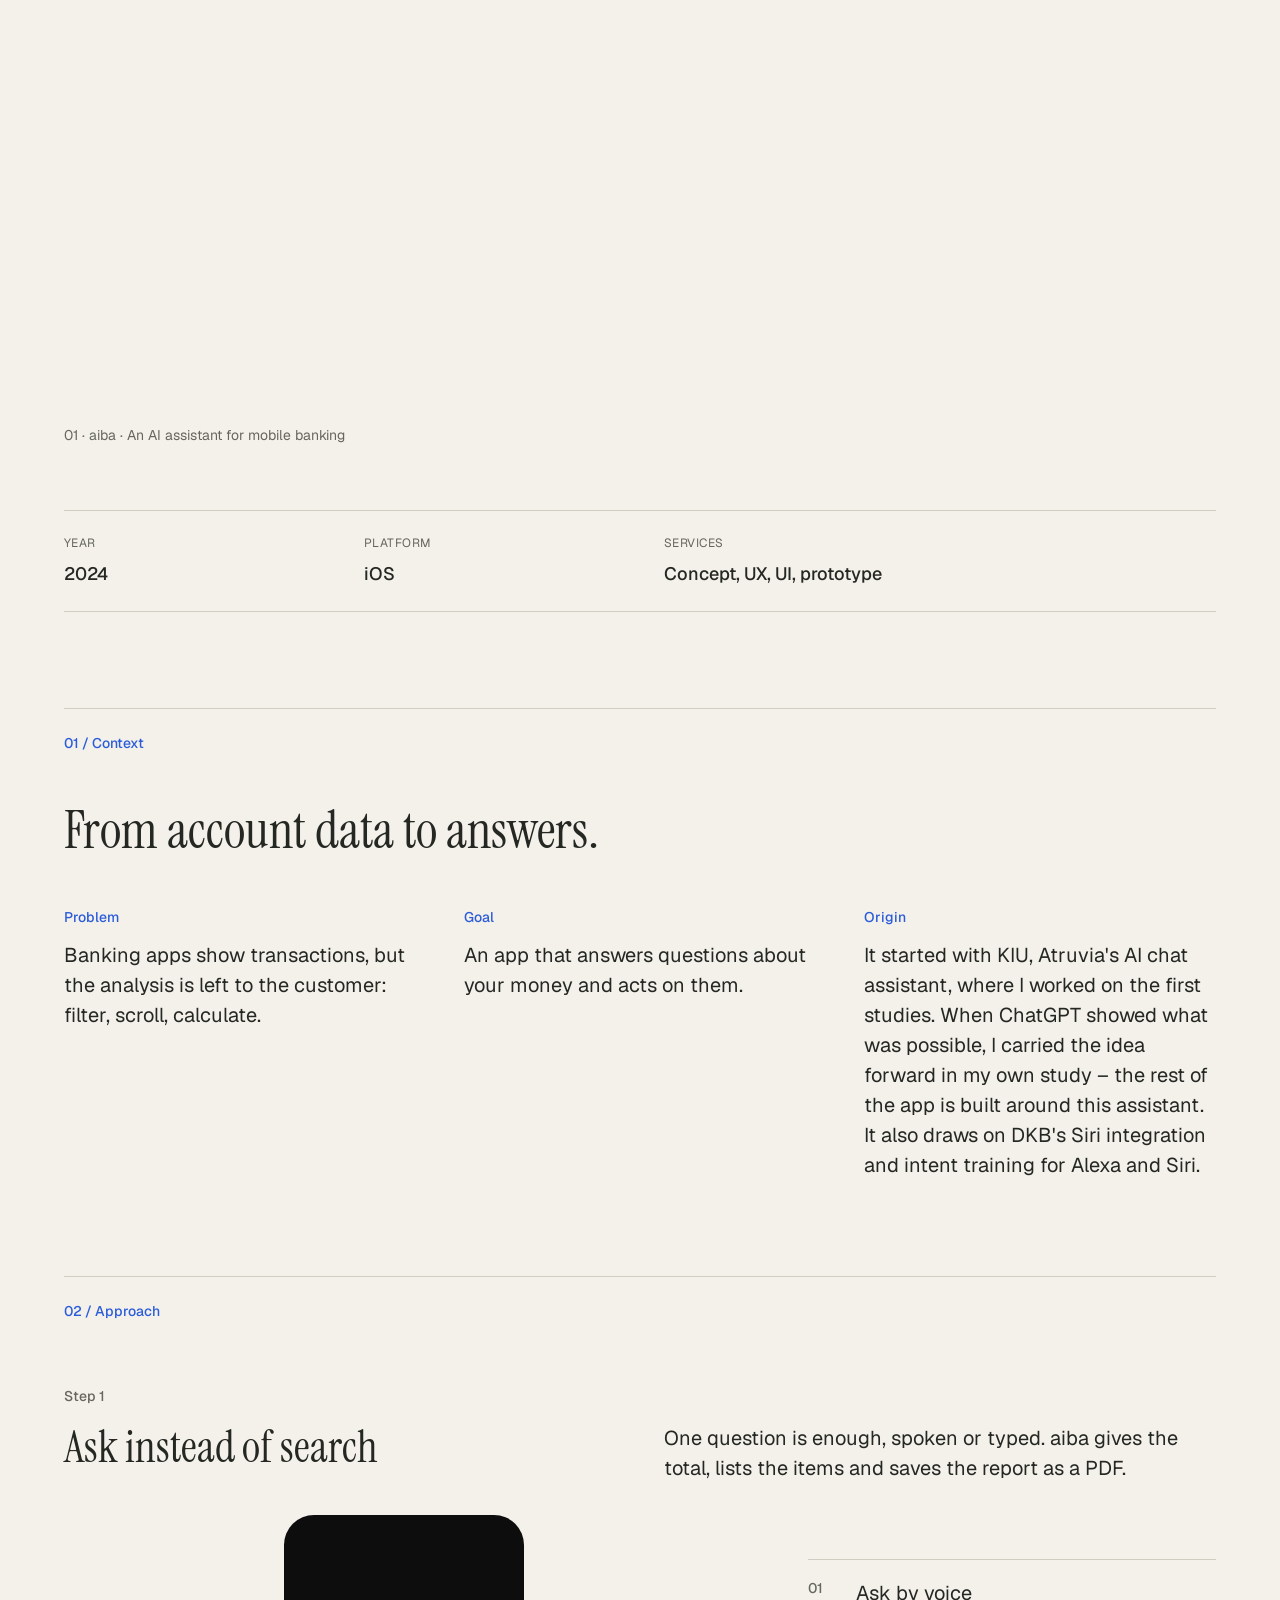
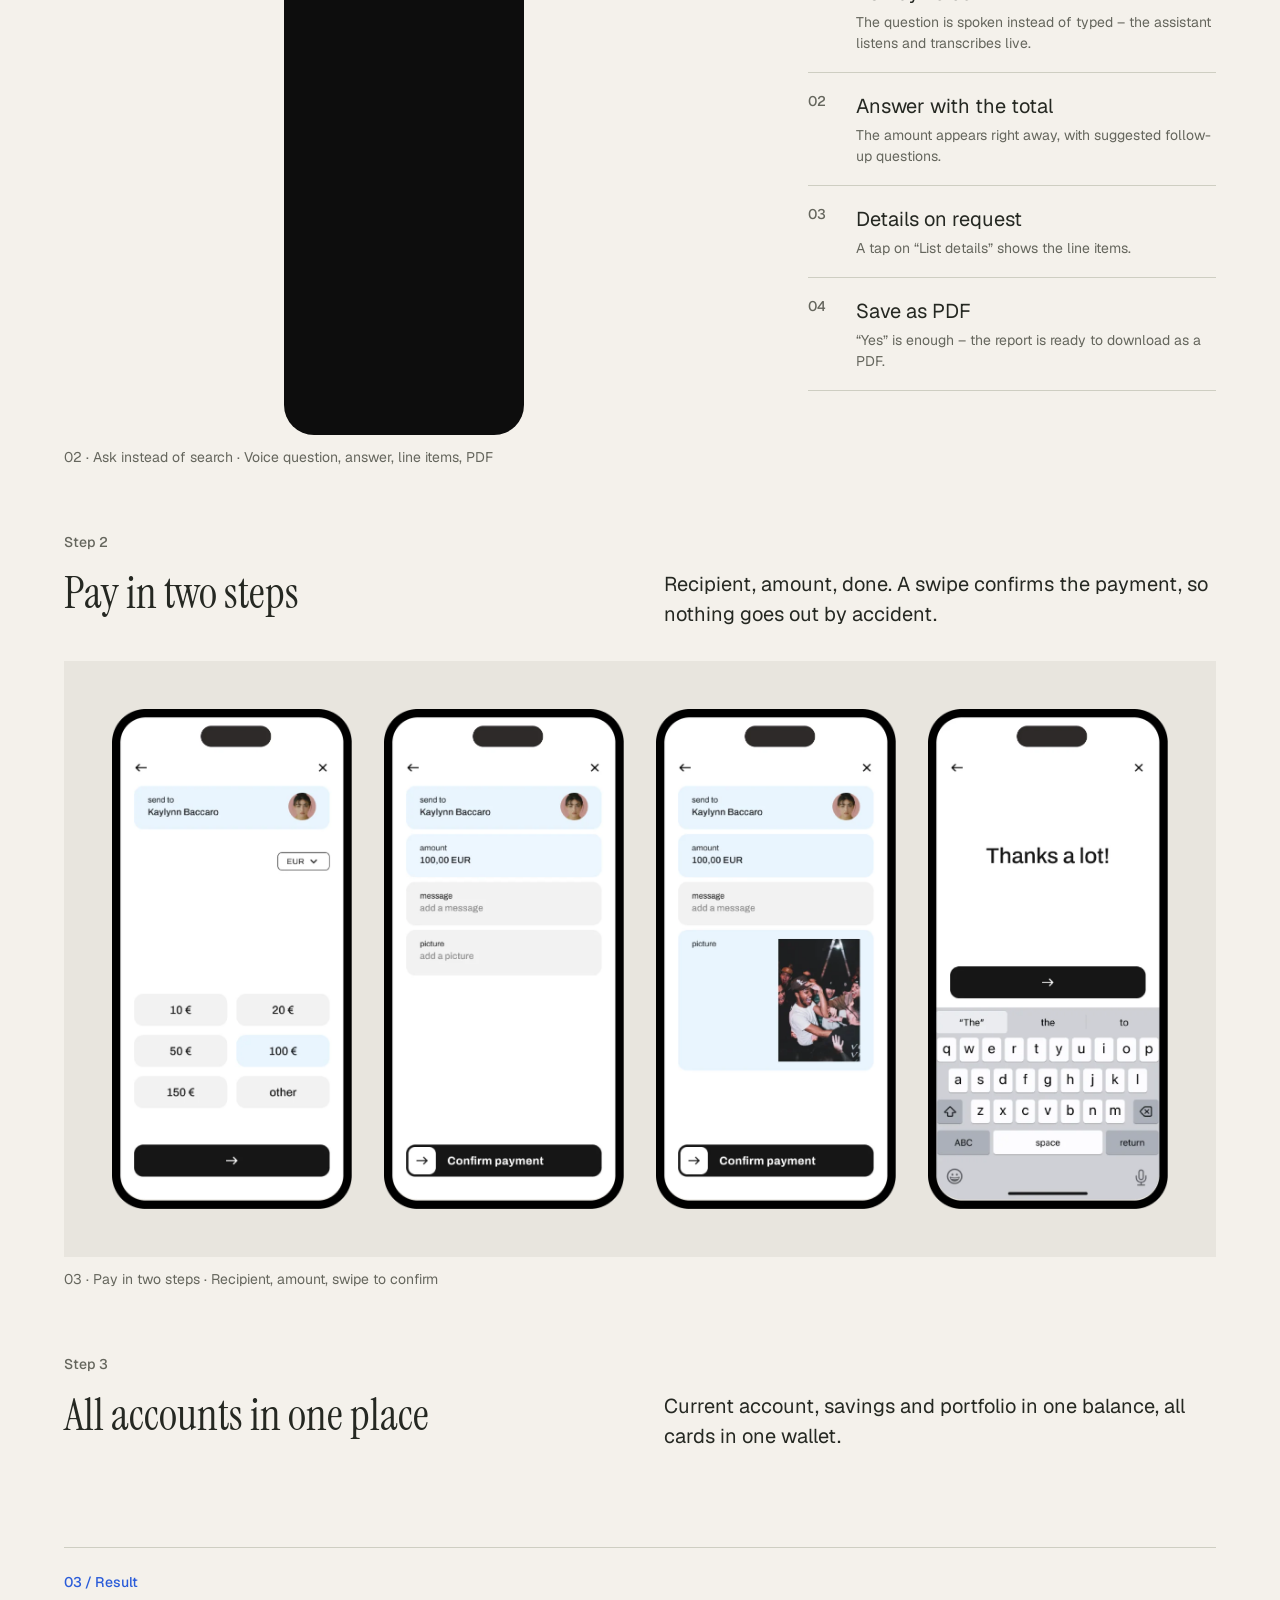
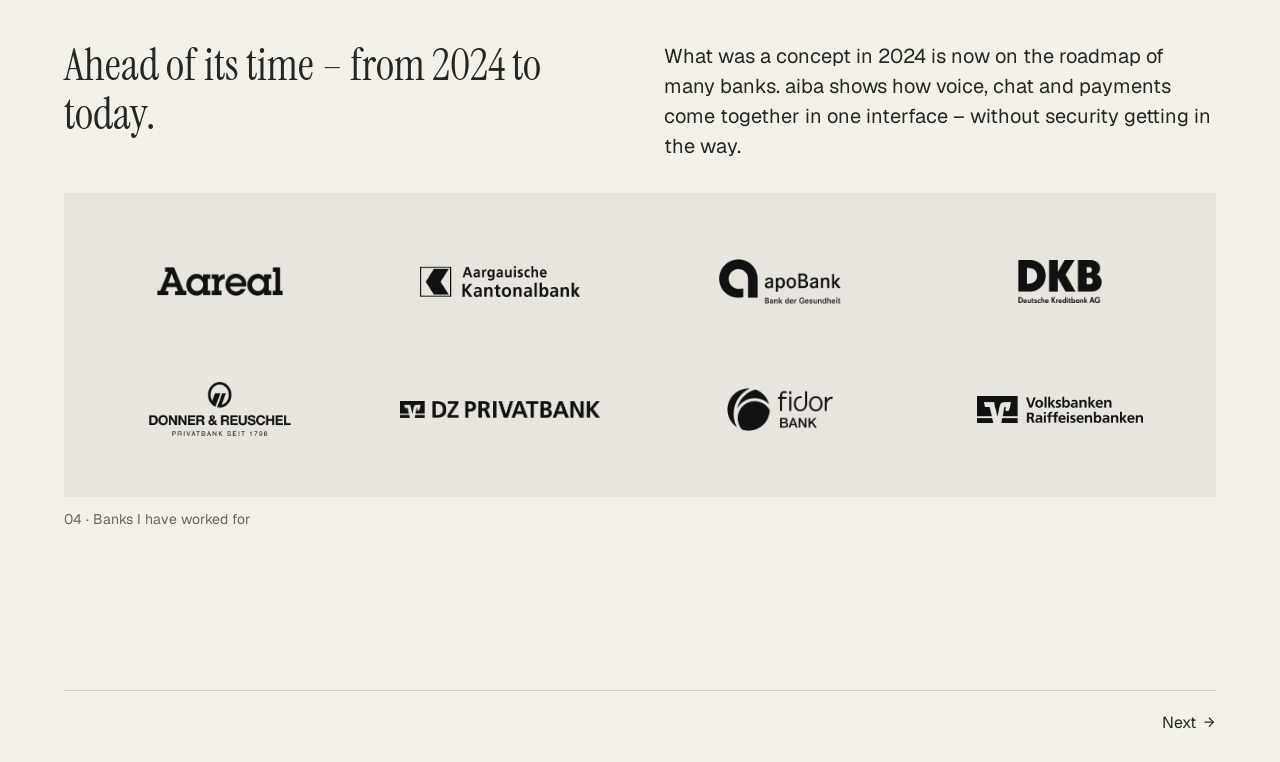
<file: en/references/index.html>
<!DOCTYPE html>
<html lang="en">
<head>
  <meta charset="utf-8">
  <meta name="viewport" content="width=device-width, initial-scale=1">
  <title>Work – Marc Schappach</title>
  <meta name="robots" content="noindex, nofollow">
  <meta name="color-scheme" content="light dark">
  <meta name="theme-color" content="#f6f5f1" media="(prefers-color-scheme: light)">
  <meta name="theme-color" content="#111318" media="(prefers-color-scheme: dark)">
  <link rel="alternate" hreflang="de" href="../../referenzen/">
  <link rel="alternate" hreflang="en" href="./">
  <link rel="stylesheet" href="../../css/tokens.css?v=20261125">
  <link rel="stylesheet" href="../../css/site.css?v=20261125e">
  <link rel="stylesheet" href="../../css/editorial.css?v=20261125k">

  <script>
    /* Darstellung (Standard Editorial) und Hell/Dunkel vor dem ersten Rendern setzen – kein Flackern */
    (function () {
      var d = document.documentElement, v = null, m = null;
      try {
        v = localStorage.getItem("view"); m = localStorage.getItem("mode");
        var t = localStorage.getItem("theme"); // Einstellung bis 11/2026
        if (!v && t === "editorial") v = "editorial";
        if (!m && (t === "light" || t === "dark")) m = t;
      } catch (e) {}
      if (v !== "bento") d.setAttribute("data-view", "editorial");
      if (m === "light" || m === "dark") d.setAttribute("data-theme", m);
    })();
  </script>
</head>
<body>
  <a class="skip-link" href="#inhalt">Skip to content</a>

  <div class="page page--gate">
    <div class="topbar">
      <a class="bar-btn bar-btn--lang" id="lang-toggle" href="../../referenzen/" hreflang="de" aria-label="EN – switch to German" title="Deutsch"><svg class="lucide lucide-globe" viewBox="0 0 24 24" fill="none" stroke="currentColor" stroke-width="2" stroke-linecap="round" stroke-linejoin="round" aria-hidden="true" focusable="false"><circle cx="12" cy="12" r="10"/><path d="M12 2a14.5 14.5 0 0 0 0 20 14.5 14.5 0 0 0 0-20"/><path d="M2 12h20"/></svg><span class="bar-btn__text">EN</span></a>
      <button class="theme-toggle" id="theme-toggle" type="button">Display</button>
    </div>

    <main id="inhalt" class="grid">
      <section class="tile tile--surface gate" id="gate" aria-labelledby="gate-titel">
        <p class="label">Work 02–07</p>
        <h1 class="heading" id="gate-titel">More work</h1>
        <p class="body gate__copy">Further work in logistics and crisis communication is available on request. Your invitation link takes you straight in.</p>

        <form id="gate-form" data-src="content.enc" data-keys="../../zugang.json" data-media="../../referenzen/medien/" novalidate>
          <div class="field">
            <label class="field__label" for="code">Access code</label>
            <input class="field__input" id="code" name="code" type="text"
                   autocomplete="off" autocapitalize="none" autocorrect="off" spellcheck="false"
                   aria-describedby="code-hint code-error">
            <p class="field__hint" id="code-hint">It is in your invitation. Upper and lower case do not matter.</p>
            <p class="field__error" id="code-error" role="alert" hidden>
              <svg class="lucide lucide-circle-alert" viewBox="0 0 24 24" fill="none" stroke="currentColor" stroke-width="2" stroke-linecap="round" stroke-linejoin="round" aria-hidden="true" focusable="false"><circle cx="12" cy="12" r="10"/><line x1="12" x2="12" y1="8" y2="12"/><line x1="12" x2="12.01" y1="16" y2="16"/></svg>
              <span id="code-error-text"></span>
            </p>
          </div>
          <button class="button" id="gate-submit" type="submit" aria-disabled="false">Open<svg class="arrow arrow--link lucide lucide-arrow-right" viewBox="0 0 24 24" fill="none" stroke="currentColor" stroke-width="2" stroke-linecap="round" stroke-linejoin="round" aria-hidden="true" focusable="false"><path d="M5 12h14"/><path d="m12 5 7 7-7 7"/></svg></button>
        </form>
        <p class="label" id="gate-status" role="status" aria-live="polite"></p>
        <p class="gate__request"><a class="js-mail" data-u="marc" data-d="newneed.de" data-subject="Access to your references" href="../#contact">Request access<svg class="arrow arrow--link lucide lucide-arrow-right" viewBox="0 0 24 24" fill="none" stroke="currentColor" stroke-width="2" stroke-linecap="round" stroke-linejoin="round" aria-hidden="true" focusable="false"><path d="M5 12h14"/><path d="m12 5 7 7-7 7"/></svg></a></p>
      </section>
    </main>
  </div>

  <nav class="nav" aria-label="Main navigation">
    <a href="../">Home</a>
    <a href="./" aria-current="page">Work</a>
    <a href="../#contact">Contact</a>
  </nav>

  <template id="arbeit-oeffentlich">
    <main class="e-main e-ref" id="inhalt"><header class="e-title"><div class="e-kennung"><p class="e-meta e-meta--accent">Work 01 · Banking</p><p class="e-meta">Own project, 2024</p></div><h1 class="e-display" id="titel"><span>Banking that</span> <span class="e-it">answers questions.</span></h1><div class="e-kurz"><p class="e-lead">aiba – an AI assistant for mobile banking</p><p class="e-small e-muted">I designed aiba in 2024, when chat in banking apps was still a promise. Today exactly this is on the roadmaps of banks. It combines what I built for DKB, Atruvia and other banks over nine years: voice control, chat assistants and secure payments.</p></div></header><section aria-labelledby="blick" class="e-sec e-sec--tight e-stack"><h2 class="e-label" id="blick">At a glance</h2><div class="e-kpis"><div class="e-kpi"><p class="e-kpi__value"><span class="e-sr">9</span><span aria-hidden="true" data-count="">9</span></p><p class="e-kpi__text">years designing for banks</p></div><div class="e-kpi"><p class="e-kpi__value"><span class="e-sr">8</span><span aria-hidden="true" data-count="">8</span></p><p class="e-kpi__text">banks, from direct bank to private bank</p></div><div class="e-kpi"><p class="e-kpi__value"><span class="e-sr">2</span><span aria-hidden="true" data-count="">2</span></p><p class="e-kpi__text">steps to a transfer</p></div></div></section><div class="e-sec e-sec--tight"><figure class="e-fig"><div class="e-aibahero"><video aria-label="Two smartphones showing the banking app aiba: on the left the AI assistant (“Hello Marc, how can I help you?”), on the right the home screen with total balance, account, savings and securities" class="e-aibahero__video e-aibahero__video--light" data-src="../../media/aiba-hero-light.mp4" data-still="../../media/aiba-hero-light-end.webp" height="942" muted="" playsinline="" poster="../../media/aiba-hero-light-poster.webp?v=2" preload="none" width="1080"></video><video aria-label="Two smartphones showing the banking app aiba: on the left the AI assistant (“Hello Marc, how can I help you?”), on the right the home screen with total balance, account, savings and securities" class="e-aibahero__video e-aibahero__video--dark" data-src="../../media/aiba-hero-dark.mp4" data-still="../../media/aiba-hero-dark-end.webp" height="942" muted="" playsinline="" poster="../../media/aiba-hero-dark-poster.webp?v=2" preload="none" width="1080"></video></div><figcaption class="e-caption">01 · aiba · An AI assistant for mobile banking</figcaption></figure></div><section aria-label="Project facts" class="e-sec"><dl class="e-facts"><div><dt>Year</dt><dd>2024</dd></div><div><dt>Platform</dt><dd>iOS</dd></div><div><dt>Services</dt><dd>Concept, UX, UI, prototype</dd></div></dl></section><section aria-labelledby="s01" class="e-sec e-stack"><h2 class="e-mark" id="s01">01 / Context</h2><p class="e-heading">From account data to answers.</p><div class="e-cols"><div class="e-col"><h3>Problem</h3><p class="e-body">Banking apps show transactions, but the analysis is left to the customer: filter, scroll, calculate.</p></div><div class="e-col"><h3>Goal</h3><p class="e-body">An app that answers questions about your money and acts on them.</p></div><div class="e-col"><h3>Origin</h3><p class="e-body">It started with KIU, Atruvia's AI chat assistant, where I worked on the first studies. When ChatGPT showed what was possible, I carried the idea forward in my own study – the rest of the app is built around this assistant. It also draws on DKB's Siri integration and intent training for Alexa and Siri.</p></div></div></section><section aria-labelledby="s02" class="e-sec e-stack e-stack--block"><h2 class="e-mark" id="s02">02 / Approach</h2><div class="e-step"><div class="e-step__head"><p class="e-step__label">Step 1</p><div class="e-step__row"><h3 class="e-step__title">Ask instead of search</h3><p class="e-body">One question is enough, spoken or typed. aiba gives the total, lists the items and saves the report as a PDF.</p></div></div><figure class="e-fig"><div class="e-stage e-stage--sequence"><video aria-label="Animation: voice question, answer with the total, line items and PDF export" class="e-video e-video--phone" data-src="../../media/aiba-voice-loop.mp4" height="1686" loop="" muted="" playsinline="" poster="../../media/aiba-voice-poster.webp" preload="none" width="778"></video><ol aria-label="Sequence in the video" class="e-sequence"><li><span class="e-sequence__num">01</span><span class="e-sequence__text"><span class="e-sequence__title">Ask by voice</span><span class="e-sequence__desc">The question is spoken instead of typed – the assistant listens and transcribes live.</span></span></li><li><span class="e-sequence__num">02</span><span class="e-sequence__text"><span class="e-sequence__title">Answer with the total</span><span class="e-sequence__desc">The amount appears right away, with suggested follow-up questions.</span></span></li><li><span class="e-sequence__num">03</span><span class="e-sequence__text"><span class="e-sequence__title">Details on request</span><span class="e-sequence__desc">A tap on “List details” shows the line items.</span></span></li><li><span class="e-sequence__num">04</span><span class="e-sequence__text"><span class="e-sequence__title">Save as PDF</span><span class="e-sequence__desc">“Yes” is enough – the report is ready to download as a PDF.</span></span></li></ol></div><figcaption class="e-caption">02 · Ask instead of search · Voice question, answer, line items, PDF</figcaption></figure></div><div class="e-step"><div class="e-step__head"><p class="e-step__label">Step 2</p><div class="e-step__row"><h3 class="e-step__title">Pay in two steps</h3><p class="e-body">Recipient, amount, done. A swipe confirms the payment, so nothing goes out by accident.</p></div></div><figure class="e-fig"><div class="e-stage e-stage--phones"><img alt="Choose amount: quick amounts from €10 to €150 for Kaylynn Baccaro" height="548" loading="lazy" src="../../img/arbeiten/aiba-05.webp" style="--w:240px" width="262"/><img alt="Payment summary with recipient and EUR 100.00, message and picture still empty" height="548" loading="lazy" src="../../img/arbeiten/aiba-06.webp" style="--w:240px" width="262"/><img alt="Payment summary with an added photo and the “Confirm payment” button" height="548" loading="lazy" src="../../img/arbeiten/aiba-07.webp" style="--w:240px" width="262"/><img alt="Writing a message: “Thanks a lot!” with the keyboard open" height="548" loading="lazy" src="../../img/arbeiten/aiba-08.webp" style="--w:240px" width="262"/></div><figcaption class="e-caption">03 · Pay in two steps · Recipient, amount, swipe to confirm</figcaption></figure></div><div class="e-step"><div class="e-step__head"><p class="e-step__label">Step 3</p><div class="e-step__row"><h3 class="e-step__title">All accounts in one place</h3><p class="e-body">Current account, savings and portfolio in one balance, all cards in one wallet.</p></div></div></div></section><section aria-labelledby="s03" class="e-sec e-stack"><h2 class="e-mark" id="s03">03 / Result</h2><div class="e-step"><div class="e-step__head"><div class="e-step__row"><h3 class="e-step__title">Ahead of its time – from 2024 to today.</h3><p class="e-body">What was a concept in 2024 is now on the roadmap of many banks. aiba shows how voice, chat and payments come together in one interface – without security getting in the way.</p></div></div><figure class="e-fig"><div class="e-stage"><ul class="e-logos"><li><img alt="Aareal Bank" height="25" loading="lazy" src="../../img/arbeiten/aiba-09.webp" style="--lw:110" width="110"/></li><li><img alt="Aargauische Kantonalbank" height="28" loading="lazy" src="../../img/arbeiten/aiba-10.webp" style="--lw:139" width="139"/></li><li><img alt="apoBank" height="39" loading="lazy" src="../../img/arbeiten/aiba-11.webp" style="--lw:106" width="106"/></li><li><img alt="DKB – Deutsche Kreditbank" height="37" loading="lazy" src="../../img/arbeiten/aiba-12.webp" style="--lw:73" width="73"/></li><li><img alt="Donner &amp; Reuschel" height="47" loading="lazy" src="../../img/arbeiten/aiba-13.webp" style="--lw:124" width="124"/></li><li><img alt="DZ Privatbank" height="14" loading="lazy" src="../../img/arbeiten/aiba-14.webp" style="--lw:174" width="174"/></li><li><img alt="Fidor Bank" height="38" loading="lazy" src="../../img/arbeiten/aiba-15.webp" style="--lw:93" width="93"/></li><li><img alt="Volksbanken Raiffeisenbanken" height="24" loading="lazy" src="../../img/arbeiten/aiba-16.webp" style="--lw:144" width="144"/></li></ul></div><figcaption class="e-caption">04 · Banks I have worked for</figcaption></figure></div></section><nav aria-label="Browse the work" class="e-pager"><span></span><a aria-label="Next: Work 02 · Design system" href="#work-02" rel="next" title="Work 02 · Design system"><span class="e-pager__label">Next</span><span aria-hidden="true" class="e-arrow"><svg aria-hidden="true" class="arrow lucide lucide-arrow-right" fill="none" focusable="false" stroke="currentColor" stroke-linecap="round" stroke-linejoin="round" stroke-width="2" viewbox="0 0 24 24"><path d="M5 12h14"></path><path d="m12 5 7 7-7 7"></path></svg></span></a></nav></main>
  </template>
  <script src="../../js/theme.js?v=20261125"></script>
  <script src="../../js/site.js?v=20261125"></script>
  <script src="../../js/editorial.js?v=20261125k"></script>
  <script src="../../js/gate.js?v=20261125j"></script>
</body>
</html>
</file>
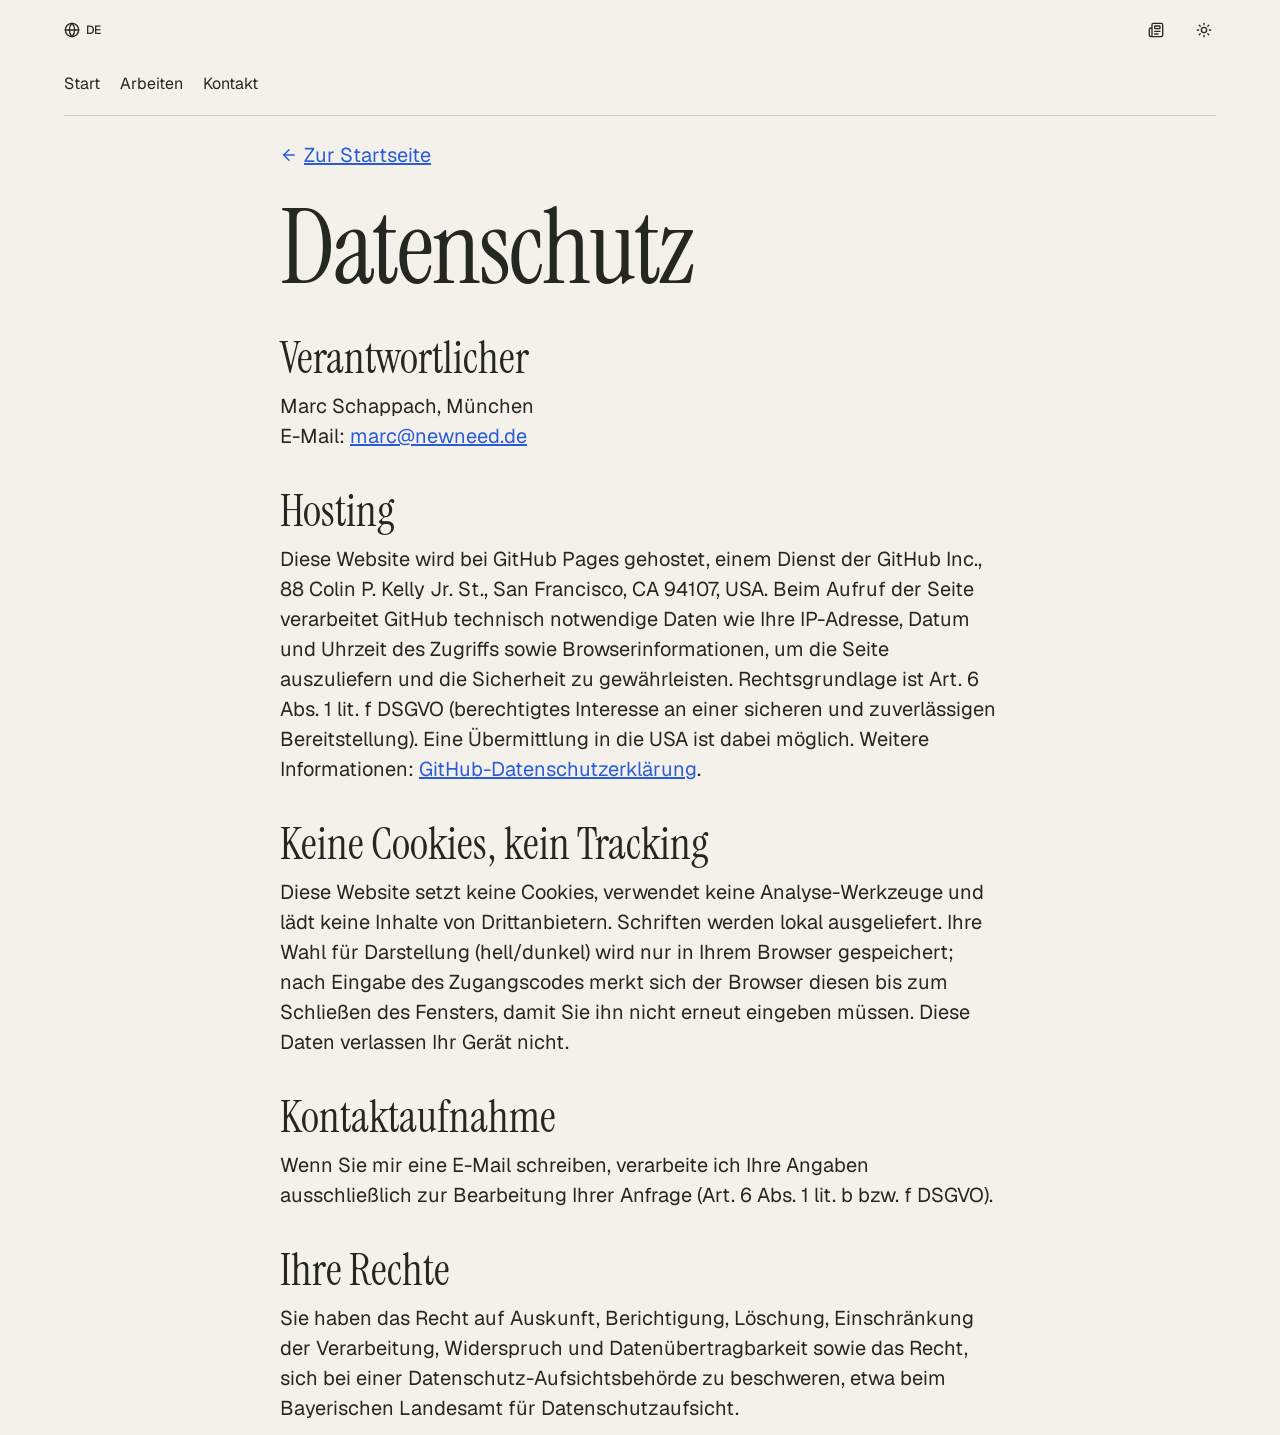
<file: datenschutz.html>
<!DOCTYPE html>
<html lang="de">
<head>
  <meta charset="utf-8">
  <meta name="viewport" content="width=device-width, initial-scale=1">
  <title>Datenschutz · Marc Schappach</title>
  <meta name="description" content="Datenschutz">
  <meta name="robots" content="noindex, nofollow">
  <meta name="color-scheme" content="light dark">
  <meta name="theme-color" content="#f6f5f1" media="(prefers-color-scheme: light)">
  <meta name="theme-color" content="#111318" media="(prefers-color-scheme: dark)">
  <link rel="alternate" hreflang="de" href="datenschutz.html">
  <link rel="alternate" hreflang="en" href="en/privacy.html">
  <link rel="preload" href="fonts/inter-latin-400-normal.woff2" as="font" type="font/woff2" crossorigin>
  <link rel="stylesheet" href="css/tokens.css?v=20261125">
  <link rel="stylesheet" href="css/site.css?v=20261125e">
  <link rel="stylesheet" href="css/start.css?v=20261125">
  <link rel="stylesheet" href="css/editorial.css?v=20261125j">
  <script>
    /* Darstellung (Standard Editorial) und Hell/Dunkel vor dem ersten Rendern setzen – kein Flackern */
    (function () {
      var d = document.documentElement, v = null, m = null;
      try {
        v = localStorage.getItem("view"); m = localStorage.getItem("mode");
        var t = localStorage.getItem("theme"); // Einstellung bis 11/2026
        if (!v && t === "editorial") v = "editorial";
        if (!m && (t === "light" || t === "dark")) m = t;
      } catch (e) {}
      if (v !== "bento") d.setAttribute("data-view", "editorial");
      if (m === "light" || m === "dark") d.setAttribute("data-theme", m);
    })();
  </script>
</head>
<body>
  <a class="skip-link" href="#inhalt">Zum Inhalt springen</a>
  <div class="page">
    <div class="topbar">
      <a class="bar-btn bar-btn--lang" id="lang-toggle" href="en/privacy.html" hreflang="en" aria-label="DE – auf Englisch wechseln" title="English"><svg class="lucide lucide-globe" viewBox="0 0 24 24" fill="none" stroke="currentColor" stroke-width="2" stroke-linecap="round" stroke-linejoin="round" aria-hidden="true" focusable="false"><circle cx="12" cy="12" r="10"/><path d="M12 2a14.5 14.5 0 0 0 0 20 14.5 14.5 0 0 0 0-20"/><path d="M2 12h20"/></svg><span class="bar-btn__text">DE</span></a>
      <button class="theme-toggle" id="theme-toggle" type="button">Darstellung</button>
    </div>
    <main class="legal" id="inhalt">
      <a href="./"><svg class="arrow arrow--back arrow--link lucide lucide-arrow-left" viewBox="0 0 24 24" fill="none" stroke="currentColor" stroke-width="2" stroke-linecap="round" stroke-linejoin="round" aria-hidden="true" focusable="false"><path d="m12 19-7-7 7-7"/><path d="M19 12H5"/></svg>Zur Startseite</a>
      <h1>Datenschutz</h1>
      <h2>Verantwortlicher</h2>
      <p>Marc Schappach, München<br>E-Mail: <span class="js-mail" data-u="marc" data-d="newneed.de">marc [at] newneed [punkt] de</span></p>
      <h2>Hosting</h2>
      <p>Diese Website wird bei GitHub Pages gehostet, einem Dienst der GitHub Inc., 88 Colin P. Kelly Jr. St., San Francisco, CA 94107, USA. Beim Aufruf der Seite verarbeitet GitHub technisch notwendige Daten wie Ihre IP-Adresse, Datum und Uhrzeit des Zugriffs sowie Browserinformationen, um die Seite auszuliefern und die Sicherheit zu gewährleisten. Rechtsgrundlage ist Art. 6 Abs. 1 lit. f DSGVO (berechtigtes Interesse an einer sicheren und zuverlässigen Bereitstellung). Eine Übermittlung in die USA ist dabei möglich. Weitere Informationen: <a href="https://docs.github.com/de/site-policy/privacy-policies/github-general-privacy-statement" rel="noopener">GitHub-Datenschutzerklärung</a>.</p>
      <h2>Keine Cookies, kein Tracking</h2>
      <p>Diese Website setzt keine Cookies, verwendet keine Analyse-Werkzeuge und lädt keine Inhalte von Drittanbietern. Schriften werden lokal ausgeliefert. Ihre Wahl für Darstellung (hell/dunkel) wird nur in Ihrem Browser gespeichert; nach Eingabe des Zugangscodes merkt sich der Browser diesen bis zum Schließen des Fensters, damit Sie ihn nicht erneut eingeben müssen. Diese Daten verlassen Ihr Gerät nicht.</p>
      <h2>Kontaktaufnahme</h2>
      <p>Wenn Sie mir eine E-Mail schreiben, verarbeite ich Ihre Angaben ausschließlich zur Bearbeitung Ihrer Anfrage (Art. 6 Abs. 1 lit. b bzw. f DSGVO).</p>
      <h2>Ihre Rechte</h2>
      <p>Sie haben das Recht auf Auskunft, Berichtigung, Löschung, Einschränkung der Verarbeitung, Widerspruch und Datenübertragbarkeit sowie das Recht, sich bei einer Datenschutz-Aufsichtsbehörde zu beschweren, etwa beim Bayerischen Landesamt für Datenschutzaufsicht.</p>
    </main>
  </div>
  <nav class="nav" aria-label="Hauptnavigation">
    <a href="./">Start</a>
    <a href="./referenzen/">Arbeiten</a>
    <a href="./#kontakt">Kontakt</a>
  </nav>
  <script src="js/theme.js?v=20261125"></script>
  <script src="js/site.js?v=20261125"></script>
  <script src="js/editorial.js?v=20261125g"></script>
</body>
</html>
</file>
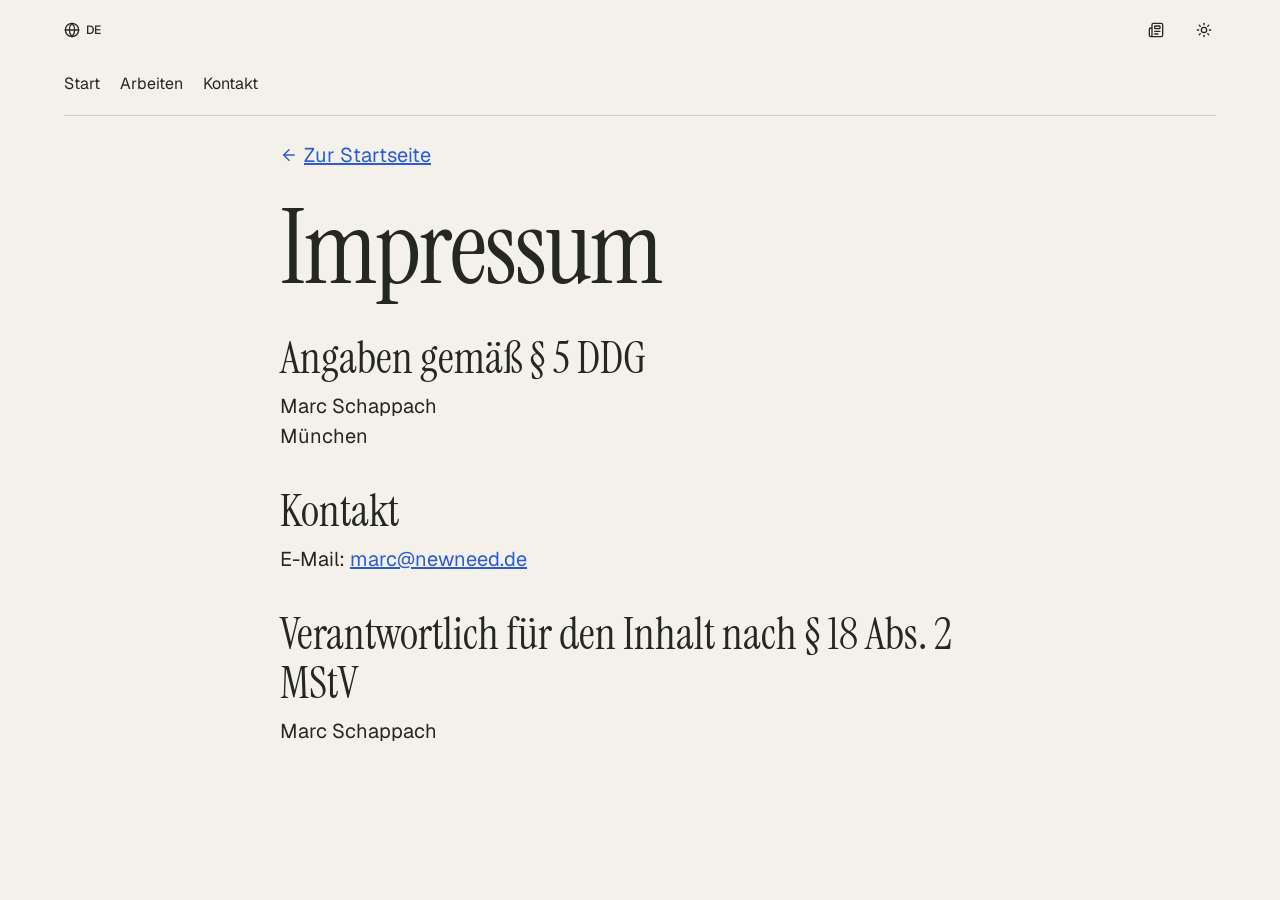
<file: impressum.html>
<!DOCTYPE html>
<html lang="de">
<head>
  <meta charset="utf-8">
  <meta name="viewport" content="width=device-width, initial-scale=1">
  <title>Impressum · Marc Schappach</title>
  <meta name="description" content="Impressum">
  <meta name="robots" content="noindex, nofollow">
  <meta name="color-scheme" content="light dark">
  <meta name="theme-color" content="#f6f5f1" media="(prefers-color-scheme: light)">
  <meta name="theme-color" content="#111318" media="(prefers-color-scheme: dark)">
  <link rel="alternate" hreflang="de" href="impressum.html">
  <link rel="alternate" hreflang="en" href="en/imprint.html">
  <link rel="preload" href="fonts/inter-latin-400-normal.woff2" as="font" type="font/woff2" crossorigin>
  <link rel="stylesheet" href="css/tokens.css?v=20261125">
  <link rel="stylesheet" href="css/site.css?v=20261125e">
  <link rel="stylesheet" href="css/start.css?v=20261125">
  <link rel="stylesheet" href="css/editorial.css?v=20261125k">
  <script>
    /* Darstellung (Standard Editorial) und Hell/Dunkel vor dem ersten Rendern setzen – kein Flackern */
    (function () {
      var d = document.documentElement, v = null, m = null;
      try {
        v = localStorage.getItem("view"); m = localStorage.getItem("mode");
        var t = localStorage.getItem("theme"); // Einstellung bis 11/2026
        if (!v && t === "editorial") v = "editorial";
        if (!m && (t === "light" || t === "dark")) m = t;
      } catch (e) {}
      if (v !== "bento") d.setAttribute("data-view", "editorial");
      if (m === "light" || m === "dark") d.setAttribute("data-theme", m);
    })();
  </script>
</head>
<body>
  <a class="skip-link" href="#inhalt">Zum Inhalt springen</a>
  <div class="page">
    <div class="topbar">
      <a class="bar-btn bar-btn--lang" id="lang-toggle" href="en/imprint.html" hreflang="en" aria-label="DE – auf Englisch wechseln" title="English"><svg class="lucide lucide-globe" viewBox="0 0 24 24" fill="none" stroke="currentColor" stroke-width="2" stroke-linecap="round" stroke-linejoin="round" aria-hidden="true" focusable="false"><circle cx="12" cy="12" r="10"/><path d="M12 2a14.5 14.5 0 0 0 0 20 14.5 14.5 0 0 0 0-20"/><path d="M2 12h20"/></svg><span class="bar-btn__text">DE</span></a>
      <button class="theme-toggle" id="theme-toggle" type="button">Darstellung</button>
    </div>
    <main class="legal" id="inhalt">
      <a href="./"><svg class="arrow arrow--back arrow--link lucide lucide-arrow-left" viewBox="0 0 24 24" fill="none" stroke="currentColor" stroke-width="2" stroke-linecap="round" stroke-linejoin="round" aria-hidden="true" focusable="false"><path d="m12 19-7-7 7-7"/><path d="M19 12H5"/></svg>Zur Startseite</a>
      <h1>Impressum</h1>
      <h2>Angaben gemäß § 5 DDG</h2>
      <p>Marc Schappach<br>München</p>
      <h2>Kontakt</h2>
      <p>E-Mail: <span class="js-mail" data-u="marc" data-d="newneed.de">marc [at] newneed [punkt] de</span></p>
      <h2>Verantwortlich für den Inhalt nach § 18 Abs. 2 MStV</h2>
      <p>Marc Schappach</p>
    </main>
  </div>
  <nav class="nav" aria-label="Hauptnavigation">
    <a href="./">Start</a>
    <a href="./referenzen/">Arbeiten</a>
    <a href="./#kontakt">Kontakt</a>
  </nav>
  <script src="js/theme.js?v=20261125"></script>
  <script src="js/site.js?v=20261125"></script>
  <script src="js/editorial.js?v=20261125k"></script>
</body>
</html>
</file>
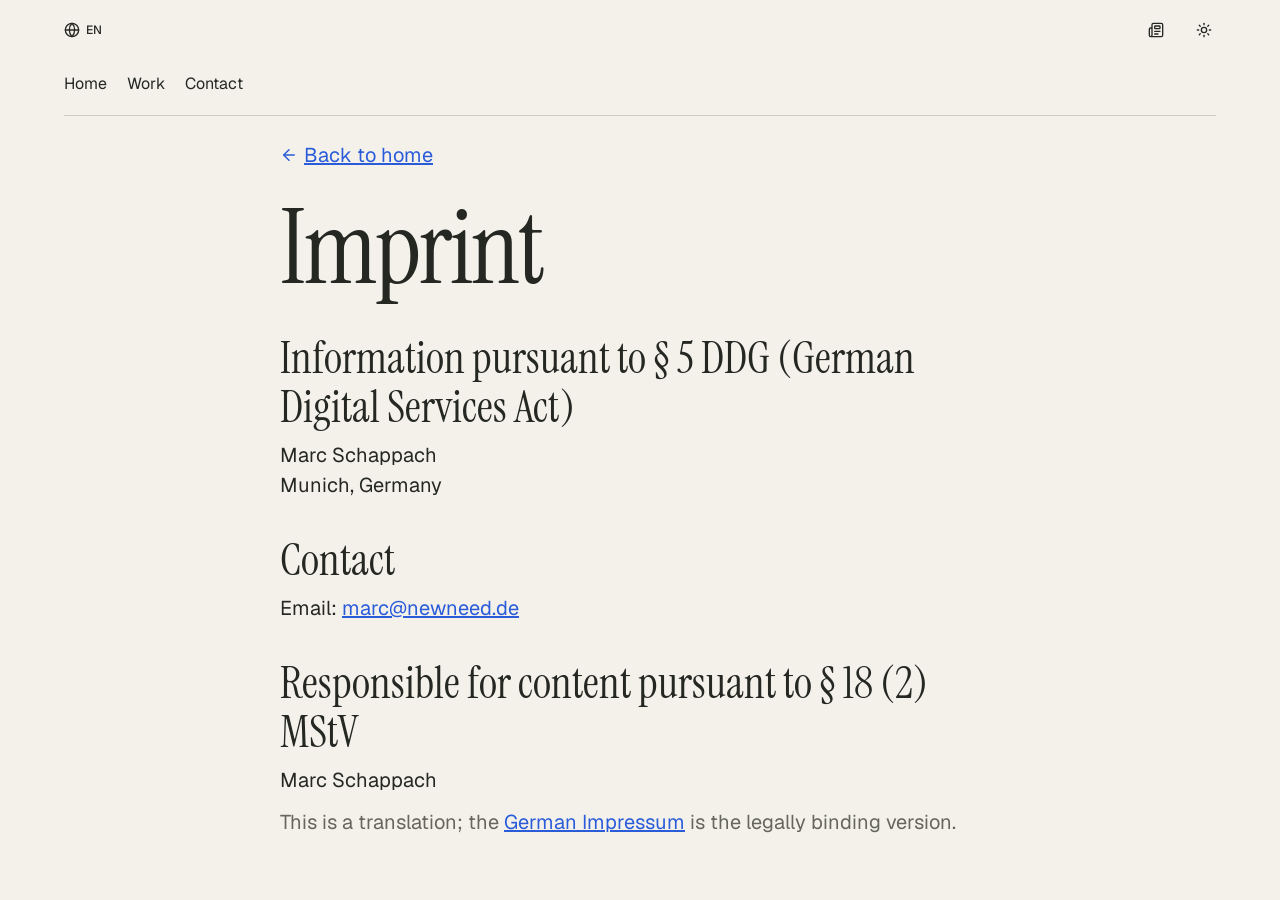
<file: en/imprint.html>
<!DOCTYPE html>
<html lang="en">
<head>
  <meta charset="utf-8">
  <meta name="viewport" content="width=device-width, initial-scale=1">
  <title>Imprint · Marc Schappach</title>
  <meta name="description" content="Imprint">
  <meta name="robots" content="noindex, nofollow">
  <meta name="color-scheme" content="light dark">
  <meta name="theme-color" content="#f6f5f1" media="(prefers-color-scheme: light)">
  <meta name="theme-color" content="#111318" media="(prefers-color-scheme: dark)">
  <link rel="alternate" hreflang="de" href="../impressum.html">
  <link rel="alternate" hreflang="en" href="imprint.html">
  <link rel="preload" href="../fonts/inter-latin-400-normal.woff2" as="font" type="font/woff2" crossorigin>
  <link rel="stylesheet" href="../css/tokens.css?v=20261125">
  <link rel="stylesheet" href="../css/site.css?v=20261125e">
  <link rel="stylesheet" href="../css/start.css?v=20261125">
  <link rel="stylesheet" href="../css/editorial.css?v=20261125j">
  <script>
    /* Darstellung (Standard Editorial) und Hell/Dunkel vor dem ersten Rendern setzen – kein Flackern */
    (function () {
      var d = document.documentElement, v = null, m = null;
      try {
        v = localStorage.getItem("view"); m = localStorage.getItem("mode");
        var t = localStorage.getItem("theme"); // Einstellung bis 11/2026
        if (!v && t === "editorial") v = "editorial";
        if (!m && (t === "light" || t === "dark")) m = t;
      } catch (e) {}
      if (v !== "bento") d.setAttribute("data-view", "editorial");
      if (m === "light" || m === "dark") d.setAttribute("data-theme", m);
    })();
  </script>
</head>
<body>
  <a class="skip-link" href="#inhalt">Skip to content</a>
  <div class="page">
    <div class="topbar">
      <a class="bar-btn bar-btn--lang" id="lang-toggle" href="../impressum.html" hreflang="de" aria-label="EN – switch to German" title="Deutsch"><svg class="lucide lucide-globe" viewBox="0 0 24 24" fill="none" stroke="currentColor" stroke-width="2" stroke-linecap="round" stroke-linejoin="round" aria-hidden="true" focusable="false"><circle cx="12" cy="12" r="10"/><path d="M12 2a14.5 14.5 0 0 0 0 20 14.5 14.5 0 0 0 0-20"/><path d="M2 12h20"/></svg><span class="bar-btn__text">EN</span></a>
      <button class="theme-toggle" id="theme-toggle" type="button">Display</button>
    </div>
    <main class="legal" id="inhalt">
      <a href="./"><svg class="arrow arrow--back arrow--link lucide lucide-arrow-left" viewBox="0 0 24 24" fill="none" stroke="currentColor" stroke-width="2" stroke-linecap="round" stroke-linejoin="round" aria-hidden="true" focusable="false"><path d="m12 19-7-7 7-7"/><path d="M19 12H5"/></svg>Back to home</a>
      <h1>Imprint</h1>
      <h2>Information pursuant to § 5 DDG (German Digital Services Act)</h2>
      <p>Marc Schappach<br>Munich, Germany</p>
      <h2>Contact</h2>
      <p>Email: <span class="js-mail" data-u="marc" data-d="newneed.de">marc [at] newneed [dot] de</span></p>
      <h2>Responsible for content pursuant to § 18 (2) MStV</h2>
      <p>Marc Schappach</p>
      <p class="body--secondary">This is a translation; the <a href="../impressum.html" hreflang="de" lang="de">German Impressum</a> is the legally binding version.</p>
    </main>
  </div>
  <nav class="nav" aria-label="Main navigation">
    <a href="./">Home</a>
    <a href="./references/">Work</a>
    <a href="./#contact">Contact</a>
  </nav>
  <script src="../js/theme.js?v=20261125"></script>
  <script src="../js/site.js?v=20261125"></script>
  <script src="../js/editorial.js?v=20261125g"></script>
</body>
</html>
</file>
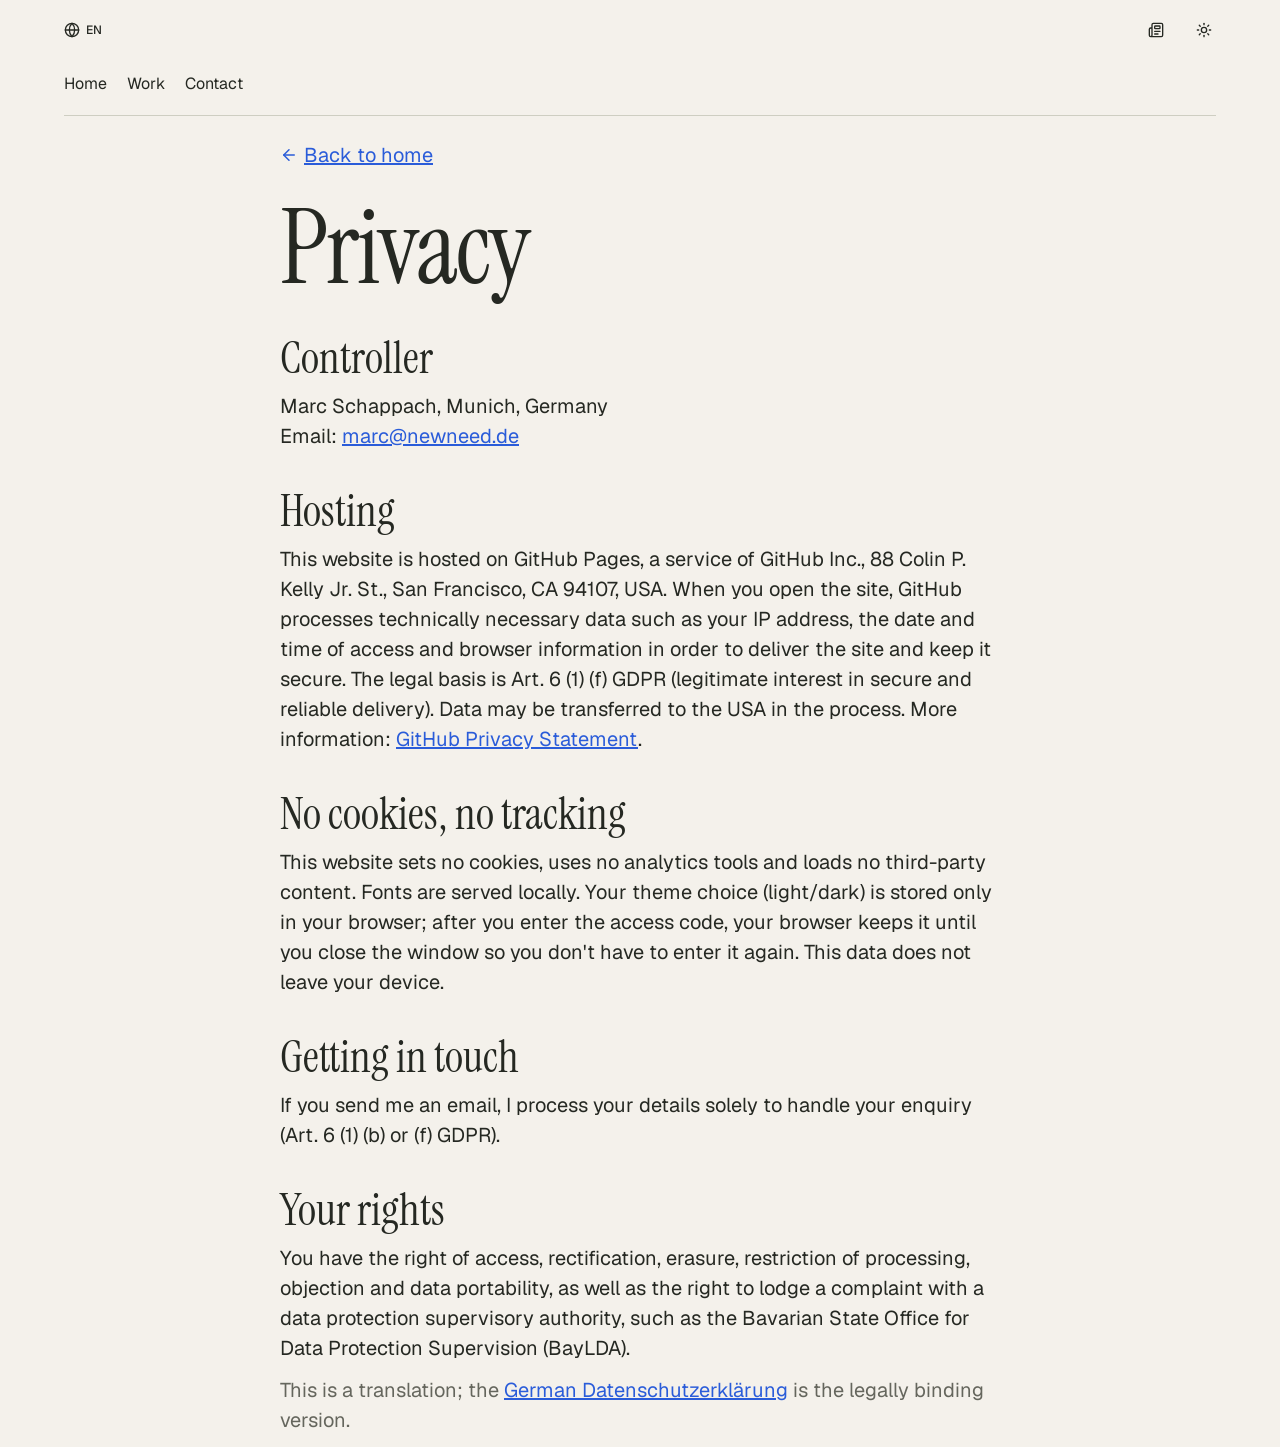
<file: en/privacy.html>
<!DOCTYPE html>
<html lang="en">
<head>
  <meta charset="utf-8">
  <meta name="viewport" content="width=device-width, initial-scale=1">
  <title>Privacy · Marc Schappach</title>
  <meta name="description" content="Privacy">
  <meta name="robots" content="noindex, nofollow">
  <meta name="color-scheme" content="light dark">
  <meta name="theme-color" content="#f6f5f1" media="(prefers-color-scheme: light)">
  <meta name="theme-color" content="#111318" media="(prefers-color-scheme: dark)">
  <link rel="alternate" hreflang="de" href="../datenschutz.html">
  <link rel="alternate" hreflang="en" href="privacy.html">
  <link rel="preload" href="../fonts/inter-latin-400-normal.woff2" as="font" type="font/woff2" crossorigin>
  <link rel="stylesheet" href="../css/tokens.css?v=20261125">
  <link rel="stylesheet" href="../css/site.css?v=20261125e">
  <link rel="stylesheet" href="../css/start.css?v=20261125">
  <link rel="stylesheet" href="../css/editorial.css?v=20261125j">
  <script>
    /* Darstellung (Standard Editorial) und Hell/Dunkel vor dem ersten Rendern setzen – kein Flackern */
    (function () {
      var d = document.documentElement, v = null, m = null;
      try {
        v = localStorage.getItem("view"); m = localStorage.getItem("mode");
        var t = localStorage.getItem("theme"); // Einstellung bis 11/2026
        if (!v && t === "editorial") v = "editorial";
        if (!m && (t === "light" || t === "dark")) m = t;
      } catch (e) {}
      if (v !== "bento") d.setAttribute("data-view", "editorial");
      if (m === "light" || m === "dark") d.setAttribute("data-theme", m);
    })();
  </script>
</head>
<body>
  <a class="skip-link" href="#inhalt">Skip to content</a>
  <div class="page">
    <div class="topbar">
      <a class="bar-btn bar-btn--lang" id="lang-toggle" href="../datenschutz.html" hreflang="de" aria-label="EN – switch to German" title="Deutsch"><svg class="lucide lucide-globe" viewBox="0 0 24 24" fill="none" stroke="currentColor" stroke-width="2" stroke-linecap="round" stroke-linejoin="round" aria-hidden="true" focusable="false"><circle cx="12" cy="12" r="10"/><path d="M12 2a14.5 14.5 0 0 0 0 20 14.5 14.5 0 0 0 0-20"/><path d="M2 12h20"/></svg><span class="bar-btn__text">EN</span></a>
      <button class="theme-toggle" id="theme-toggle" type="button">Display</button>
    </div>
    <main class="legal" id="inhalt">
      <a href="./"><svg class="arrow arrow--back arrow--link lucide lucide-arrow-left" viewBox="0 0 24 24" fill="none" stroke="currentColor" stroke-width="2" stroke-linecap="round" stroke-linejoin="round" aria-hidden="true" focusable="false"><path d="m12 19-7-7 7-7"/><path d="M19 12H5"/></svg>Back to home</a>
      <h1>Privacy</h1>
      <h2>Controller</h2>
      <p>Marc Schappach, Munich, Germany<br>Email: <span class="js-mail" data-u="marc" data-d="newneed.de">marc [at] newneed [dot] de</span></p>
      <h2>Hosting</h2>
      <p>This website is hosted on GitHub Pages, a service of GitHub Inc., 88 Colin P. Kelly Jr. St., San Francisco, CA 94107, USA. When you open the site, GitHub processes technically necessary data such as your IP address, the date and time of access and browser information in order to deliver the site and keep it secure. The legal basis is Art. 6 (1) (f) GDPR (legitimate interest in secure and reliable delivery). Data may be transferred to the USA in the process. More information: <a href="https://docs.github.com/en/site-policy/privacy-policies/github-general-privacy-statement" rel="noopener">GitHub Privacy Statement</a>.</p>
      <h2>No cookies, no tracking</h2>
      <p>This website sets no cookies, uses no analytics tools and loads no third-party content. Fonts are served locally. Your theme choice (light/dark) is stored only in your browser; after you enter the access code, your browser keeps it until you close the window so you don't have to enter it again. This data does not leave your device.</p>
      <h2>Getting in touch</h2>
      <p>If you send me an email, I process your details solely to handle your enquiry (Art. 6 (1) (b) or (f) GDPR).</p>
      <h2>Your rights</h2>
      <p>You have the right of access, rectification, erasure, restriction of processing, objection and data portability, as well as the right to lodge a complaint with a data protection supervisory authority, such as the Bavarian State Office for Data Protection Supervision (BayLDA).</p>
      <p class="body--secondary">This is a translation; the <a href="../datenschutz.html" hreflang="de" lang="de">German Datenschutzerklärung</a> is the legally binding version.</p>
    </main>
  </div>
  <nav class="nav" aria-label="Main navigation">
    <a href="./">Home</a>
    <a href="./references/">Work</a>
    <a href="./#contact">Contact</a>
  </nav>
  <script src="../js/theme.js?v=20261125"></script>
  <script src="../js/site.js?v=20261125"></script>
  <script src="../js/editorial.js?v=20261125g"></script>
</body>
</html>
</file>
<file: css/tokens.css>
/* ==========================================================================
   Design Tokens – 1:1 aus der Figma-Datei „CV 2026“
   Collection „Theme“: Modus Farbig (= Light) und Modus Dark.
   Light/Dark über light-dark(); umgeschaltet per prefers-color-scheme
   oder manuell über <html data-theme="light|dark">.
   ========================================================================== */

@font-face {
  font-family: "Inter";
  font-weight: 300;
  font-style: normal;
  font-display: swap;
  src: url("../fonts/inter-latin-300-normal.woff2") format("woff2");
}
@font-face {
  font-family: "Inter";
  font-weight: 400;
  font-style: normal;
  font-display: swap;
  src: url("../fonts/inter-latin-400-normal.woff2") format("woff2");
}
@font-face {
  font-family: "IBM Plex Mono";
  font-weight: 400;
  font-style: normal;
  font-display: swap;
  src: url("../fonts/ibm-plex-mono-latin-400-normal.woff2") format("woff2");
}

:root {
  color-scheme: light dark;
}
:root[data-theme="light"] {
  color-scheme: light;
}
:root[data-theme="dark"] {
  color-scheme: dark;
}

:root {
  /* Flächen */
  --color-bg-page: light-dark(#f6f5f1, #111318);
  --color-bg-surface: light-dark(#ffffff, #2a2d36);
  --color-bg-accent: light-dark(#e3eaff, #2a2d36);
  --color-bg-warm: light-dark(#ffe2cf, #2a2d36);
  --color-bg-strong: light-dark(#a9bdff, #45495a);
  --color-bg-kobalt: light-dark(#1a2676, #45495a);
  --color-bg-inverse: light-dark(#111318, #ffffff);
  --color-bg-code: #181818; /* Code-Screenshot-Kachel, in beiden Modi dunkel */

  /* Text */
  --color-text-primary: light-dark(#111318, #ffffff);
  --color-text-secondary: light-dark(#45495a, #dcdbd3);
  --color-text-on-strong: light-dark(#111318, #ffffff);
  --color-text-on-kobalt: #ffffff;
  --color-text-on-inverse: light-dark(#ffffff, #111318);

  /* Linien, Fokus */
  --color-border-rule: light-dark(#dcdbd3, #45495a);
  --color-focus: light-dark(#111318, #ffffff);
  --color-border-control: #6b6f7d;
  --color-error: light-dark(#9b1c14, #ffffff);
  --color-bg-inverse-hover: light-dark(#2a2d36, #dcdbd3);

  /* Radien, Abstände (Figma: Radius, Spacing) */
  --radius-lg: 24px;
  --radius-xl: 32px;
  --radius-full: 999px;
  --space-tile: 20px; /* Mobile */
  --layout-gap: 12px; /* Mobile */
  --page-pad: 16px;

  /* Typografie – Mobile-Stile */
  --font-sans: "Inter", system-ui, -apple-system, "Segoe UI", Roboto, sans-serif;
  --font-mono: "IBM Plex Mono", ui-monospace, "SFMono-Regular", Menlo, monospace;

  --type-display-size: 40px;
  --type-display-line: 44px;
  --type-display-track: -1.5px;
  --type-heading-size: 28px;
  --type-heading-line: 34px;
  --type-heading-track: -0.5px;
  --type-lead-size: 20px;
  --type-lead-line: 28px;
  --type-lead-track: -0.3px;
  --type-body-size: 16px;
  --type-body-line: 24px;
  --type-metric-size: 40px;
  --type-metric-line: 40px;
  --type-metric-track: -1.5px;
  --type-label-size: 12px;
  --type-label-line: 16px;

  --shadow-nav: light-dark(0 2px 10px rgb(0 0 0 / 0.08), 0 2px 12px rgb(0 0 0 / 0.5));
}

/* Web-Stile ab Tablet/Desktop (Figma: Web/Display, Lead, Body, Metric, Label) */
@media (min-width: 900px) {
  :root {
    --space-tile: 32px;
    --layout-gap: 16px;
    --page-pad: 64px;
    --type-display-size: 64px;
    --type-display-line: 68px;
    --type-display-track: -2px;
    --type-heading-size: 36px;
    --type-heading-line: 44px;
    --type-heading-track: -1px;
    --type-lead-size: 24px;
    --type-lead-line: 32px;
    --type-lead-track: -0.5px;
    --type-body-size: 18px;
    --type-body-line: 28px;
    --type-metric-size: 56px;
    --type-metric-line: 56px;
    --type-metric-track: -2px;
    --type-label-size: 13px;
    --type-label-line: 18px;
  }
}
</file>
<file: css/site.css>
/* ==========================================================================
   Seitenstile – Mobile first (390 px), ab 900 px Bento-Raster aus Web Desktop
   ========================================================================== */

*,
*::before,
*::after {
  box-sizing: border-box;
}

html {
  -webkit-text-size-adjust: 100%;
}

body {
  margin: 0;
  background: var(--color-bg-page);
  color: var(--color-text-primary);
  font-family: var(--font-sans);
  font-size: var(--type-body-size);
  line-height: var(--type-body-line);
  -webkit-font-smoothing: antialiased;
}

img {
  display: block;
  max-width: 100%;
  height: auto;
}

p,
h1,
h2,
ul,
figure {
  margin: 0;
  padding: 0;
}

ul {
  list-style: none;
}

/* ---------- Fokus (WCAG 2.4.7 / 2.4.11): 3 px Außenrand ---------- */
:focus-visible {
  outline: 3px solid var(--color-focus);
  outline-offset: 3px;
}

.skip-link {
  position: absolute;
  left: 16px;
  top: -80px;
  z-index: 20;
  padding: 14px 20px;
  border-radius: var(--radius-full);
  background: var(--color-bg-inverse);
  color: var(--color-text-on-inverse);
  font-size: 15px;
  line-height: 20px;
  text-decoration: none;
}
.skip-link:focus {
  top: 16px;
}

/* ---------- Seite & Raster ---------- */
.page {
  max-width: 1280px;
  margin: 0 auto;
  padding: 0 var(--page-pad) 120px;
}

.topbar {
  display: flex;
  justify-content: space-between;
  align-items: center;
  gap: 8px;
  padding: 8px 0;
}

.theme-toggle {
  display: inline-flex;
  align-items: center;
  min-height: 48px;
  padding: 0 16px;
  border: 0;
  border-radius: var(--radius-full);
  background: transparent;
  color: var(--color-text-secondary);
  font-family: var(--font-mono);
  font-size: var(--type-label-size);
  line-height: var(--type-label-line);
  letter-spacing: 0.04em;
  text-transform: uppercase;
  cursor: pointer;
}
.theme-toggle:hover {
  box-shadow: inset 0 0 0 2px var(--color-text-primary);
}
/* Sprachschalter: gleiche Form wie der Darstellungs-Schalter, aber ein Link auf die Gegenseite */
a.theme-toggle {
  text-decoration: none;
}

.grid {
  display: grid;
  grid-template-columns: repeat(2, minmax(0, 1fr));
  gap: var(--layout-gap);
}

.c-full { grid-column: 1 / -1; }
.c-main { grid-column: 1 / -1; }
.c-side { grid-column: 1 / -1; }
.c-third { grid-column: 1 / -1; }
.c-half { grid-column: span 1; }

@media (min-width: 900px) {
  .grid { grid-template-columns: repeat(3, minmax(0, 1fr)); }
  .c-main { grid-column: span 2; }
  .c-side,
  .c-third,
  .c-half { grid-column: span 1; }
}

/* ---------- Bento-Kachel (Web/Bento-Kachel) ---------- */
.tile {
  display: flex;
  flex-direction: column;
  justify-content: space-between;
  gap: 24px;
  padding: var(--space-tile);
  border-radius: var(--radius-lg);
  color: var(--color-text-primary);
  min-width: 0;
}

.tile--surface { background: var(--color-bg-surface); }
.tile--accent { background: var(--color-bg-accent); }
.tile--warm { background: var(--color-bg-warm); }
.tile--strong { background: var(--color-bg-strong); color: var(--color-text-on-strong); }
.tile--kobalt { background: var(--color-bg-kobalt); color: var(--color-text-on-kobalt); }

.tile--tall { min-height: 240px; }
.tile--metric { min-height: 190px; }
.tile--rows { gap: 16px; }

@media (min-width: 900px) {
  .tile--tall { min-height: 360px; }
  .tile--metric { min-height: 220px; }
  .tile--text { min-height: 240px; }
  .tile--wide { min-height: 360px; }
  .tile--short { min-height: 200px; }
}

.label {
  font-weight: 400;
  font-family: var(--font-mono);
  font-size: var(--type-label-size);
  line-height: var(--type-label-line);
  letter-spacing: 0.04em;
  text-transform: uppercase;
  color: var(--color-text-secondary);
}
.tile--strong .label { color: var(--color-text-on-strong); }
.tile--kobalt .label { color: var(--color-text-on-kobalt); }

.display {
  font-size: var(--type-display-size);
  line-height: var(--type-display-line);
  letter-spacing: var(--type-display-track);
  font-weight: 400;
  overflow-wrap: break-word;
}

.lead {
  font-size: var(--type-lead-size);
  line-height: var(--type-lead-line);
  letter-spacing: var(--type-lead-track);
}

.body {
  font-size: var(--type-body-size);
  line-height: var(--type-body-line);
}

.metric {
  font-size: var(--type-metric-size);
  line-height: var(--type-metric-line);
  letter-spacing: var(--type-metric-track);
  font-weight: 300;
}

.tile__metric-group {
  display: flex;
  flex-direction: column;
  gap: 12px;
}
.tile--metric .body { color: var(--color-text-secondary); }
.tile--strong.tile--metric .body { color: var(--color-text-on-strong); }

/* Aufzählung: feiner Strich, Folgezeilen fluchten mit dem Text (hängender Einzug) */
.list {
  list-style: none;
  margin: 0;
  padding: 0;
  display: flex;
  flex-direction: column;
  gap: 0.45em;
}
.list li {
  position: relative;
  padding-left: 1.1em;
}
.list li::before {
  content: "–";
  position: absolute;
  left: 0;
  font-weight: 300;
  opacity: 0.45;
}

/* Deutsche Texte automatisch trennen (Video-telefonie statt Videotelefoni-e) */
:lang(de) .heading,
:lang(de) .lead,
:lang(de) .body {
  -webkit-hyphens: auto;
  hyphens: auto;
  hyphenate-limit-chars: 7 3 3;
  overflow-wrap: normal;
}

/* Große Titel nur an gesetzten Stellen trennen (&shy; im Text, z. B. Video|telefonie) */
:lang(de) .display { -webkit-hyphens: manual; hyphens: manual; }

/* Zustände der Live Activity: untereinander, ab Tablet zweispaltig */
.states {
  list-style: none;
  margin: 0;
  padding: 0;
  display: grid;
  grid-template-columns: 1fr;
  gap: 12px;
  align-items: start;
}
@media (min-width: 700px) {
  .states { grid-template-columns: 1fr 1fr; gap: 16px; }
}
.states img {
  display: block;
  width: 100%;
  height: auto;
}

/* ---------- Kachel als Link: ganze Fläche klickbar ---------- */
a.tile {
  color: inherit;
  text-decoration: none;
}
@media (hover: hover) {
  a.tile:hover {
    box-shadow: inset 0 0 0 2px var(--color-text-primary); /* Hover: Form, nicht nur Farbe */
  }
}
a.tile:active {
  box-shadow: inset 0 0 0 3px var(--color-text-primary), inset 0 3px 8px rgb(0 0 0 / 0.18);
}
.arrow {
  display: inline-block;
  width: 0.9em;
  height: 0.9em;
  margin-left: 0.15em;
  vertical-align: -0.08em;
}

/* ---------- Bilder ---------- */
.figure {
  display: flex;
  flex-direction: column;
  gap: 12px;
  min-width: 0;
}
.shot {
  overflow: hidden;
  border-radius: var(--radius-lg); /* Exporte haben Rundung eingebrannt; CSS-Radius schneidet identisch nach */
}
.shot img {
  width: 100%;
  height: auto;
}

.code-tile {
  overflow: hidden;
  border-radius: var(--radius-xl);
  background: var(--color-bg-code);
}
.code-tile .shot {
  border-radius: 0;
}

@media (min-width: 900px) {
  .figure { gap: 22px; }
}

/* ---------- Navigation (Web/Navigation, schwebende Pille) ---------- */
.nav {
  position: fixed;
  left: 50%;
  bottom: 16px;
  z-index: 10;
  display: flex;
  gap: 4px;
  padding: 6px;
  transform: translateX(-50%);
  border-radius: var(--radius-full);
  background: var(--color-bg-surface);
  box-shadow: var(--shadow-nav);
}
.nav a {
  display: flex;
  align-items: center;
  min-height: 48px;
  padding: 0 16px;
  border-radius: var(--radius-full);
  color: var(--color-text-primary);
  font-size: 15px;
  line-height: 20px;
  text-decoration: none;
  white-space: nowrap;
}
.nav a:hover {
  box-shadow: inset 0 0 0 2px var(--color-text-primary);
}
.nav a[aria-current="page"] {
  background: var(--color-bg-inverse);
  color: var(--color-text-on-inverse);
}
/* Mobile: „Über mich“ und „Lebenslauf“ ausblenden */
.nav .nav__desktop { display: none; }
@media (min-width: 600px) {
  .nav .nav__desktop { display: flex; }
}

/* ---------- Referenz-Navigation (oben auf jeder Referenzseite) ---------- */
.ref-nav ul {
  display: flex;
  gap: 8px;
  overflow-x: auto;
  scroll-padding-inline: 24px;
  padding: 3px; /* Platz für Fokusrahmen */
  margin: -3px;
  scrollbar-width: none;
}
.ref-nav ul::-webkit-scrollbar { display: none; }
.ref-nav a {
  display: flex;
  align-items: center;
  gap: 10px;
  min-height: 48px;
  padding: 0 18px;
  border-radius: var(--radius-full);
  background: var(--color-bg-surface);
  color: var(--color-text-primary);
  font-size: 15px;
  line-height: 20px;
  text-decoration: none;
  white-space: nowrap;
}
@media (hover: hover) {
  .ref-nav a:hover { box-shadow: inset 0 0 0 2px var(--color-text-primary); }
}
.ref-nav a[aria-current="page"] {
  background: var(--color-bg-inverse);
  color: var(--color-text-on-inverse);
}
.ref-nav__num {
  font-family: var(--font-mono);
  font-size: var(--type-label-size);
  line-height: var(--type-label-line);
  letter-spacing: 0.04em;
}

/* ---------- Bewegung reduzieren ---------- */
@media (prefers-reduced-motion: reduce) {
  * { scroll-behavior: auto !important; transition: none !important; animation: none !important; }
}

/* ---------- Zugangsmaske (Mobile · Geschützter Bereich – Zugang) ---------- */
.page--gate .grid { display: block; max-width: 560px; margin: 0 auto; padding-top: 56px; }
@media (min-width: 900px) { .page--gate .grid { padding-top: 120px; } }

.gate { gap: 20px; padding: 28px var(--space-tile); justify-content: flex-start; }
.heading {
  font-size: var(--type-heading-size);
  line-height: var(--type-heading-line);
  letter-spacing: var(--type-heading-track);
  font-weight: 400;
}
.gate__copy { color: var(--color-text-secondary); }

.field { display: flex; flex-direction: column; gap: 8px; }
.field__label { font-weight: 600; font-size: 16px; line-height: 22px; }
.field__input {
  width: 100%;
  min-height: 52px;
  padding: 15px 20px;
  border: 1px solid var(--color-border-control);
  border-radius: var(--radius-full);
  background: var(--color-bg-surface);
  color: var(--color-text-primary);
  font: inherit;
  font-size: 18px;
  line-height: 22px;
}
.field__input:hover { border-color: var(--color-text-primary); }
.field__input[aria-invalid="true"] { border-color: var(--color-error); box-shadow: inset 0 0 0 1px var(--color-error); }
.field__hint { font-size: 14px; line-height: 20px; color: var(--color-text-secondary); }
.field__error {
  display: flex; gap: 8px; align-items: flex-start;
  font-size: 14px; line-height: 20px; font-weight: 600; color: var(--color-error);
}
.field__error[hidden] { display: none; }
.field__error svg { flex: none; width: 20px; height: 20px; }

.button {
  display: inline-flex; align-items: center; justify-content: center;
  width: 100%; min-height: 48px; padding: 14px 24px;
  border: 0; border-radius: var(--radius-full);
  background: var(--color-bg-inverse); color: var(--color-text-on-inverse);
  font: inherit; font-weight: 600; font-size: 16px; line-height: 20px; cursor: pointer;
}
.button:hover { background: var(--color-bg-inverse-hover); box-shadow: inset 0 0 0 2px var(--color-text-primary); }
.button[aria-disabled="true"] { opacity: 0.6; cursor: progress; }
.gate form { display: flex; flex-direction: column; gap: 20px; }
.gate__request { font-size: 16px; line-height: 22px; }
.gate__request a {
  color: var(--color-text-primary); font-weight: 600;
  text-decoration: underline; text-underline-offset: 4px; text-decoration-thickness: 1px;
}
.gate__request a:hover { text-decoration-thickness: 2px; }

/* ---------- Referenz-Seiten: Handy-Bild-Kachel, Stapel, Textspalte ---------- */
.stack { display: flex; flex-direction: column; gap: 12px; }
.body--secondary { color: var(--color-text-secondary); }
.c-text2 { grid-column: 1 / -1; }

.phone { align-items: center; justify-content: flex-start; gap: 12px; }
.phone__img {
  width: 100%;
  max-width: 280px;
  height: auto;
  border-radius: var(--radius-lg);
}
.phone .label { align-self: stretch; }

.arrow--back { margin-left: 0; margin-right: 0.15em; }
/* Pfeil direkt an Link/Knopf-Text (ohne Leerzeichen, damit die Unterstreichung nicht über die Lücke läuft) */
.arrow--link { margin-left: 0.3em; }
.arrow--back.arrow--link { margin-left: 0; margin-right: 0.3em; }

@media (min-width: 900px) {
  .phone { grid-row: span 3; justify-content: flex-start; gap: 22px; }
  .phone__img { max-width: none; }
  .c-text2 { grid-column: 2 / span 2; }
}

/* Programmatisch fokussierte Überschrift (nach dem Entsperren) ohne Rahmen */
h1[tabindex="-1"]:focus { outline: none; }

/* ---------- Bildpaare (Vorher/Nachher, Light/Dark) und Abschnittslabels ---------- */
.duo { display: grid; grid-template-columns: minmax(0, 1fr); gap: var(--layout-gap); }
.duo > .tile { min-height: 0; }
.section-label { padding-top: 16px; }
@media (min-width: 600px) {
  .duo { grid-template-columns: repeat(2, minmax(0, 1fr)); }
  .duo--editor { grid-template-columns: minmax(0, 498fr) minmax(0, 868fr); }
}
@media (min-width: 900px) {
  .duo--compare { grid-template-columns: repeat(2, minmax(0, 1fr)); align-items: start; }
  .section-label { padding-top: 24px; }
}

/* ---------- Referenz 05 · Banking: Hero, Screen-Reihen, Logowand ---------- */
.hero-shot { width: 100%; height: auto; }

.screens {
  display: grid;
  grid-template-columns: repeat(2, minmax(0, 1fr));
  gap: 12px;
  justify-items: center;
  padding: 20px;
  border-radius: var(--radius-lg);
}
.screens--accent { background: var(--color-bg-accent); }
.screens--warm { background: var(--color-bg-warm); }
.screens img { width: 100%; max-width: 262px; height: auto; }

/* Logos sind dunkel: Fläche bleibt auch im Dunkelmodus hell (wie in Figma) */
.logo-wall {
  display: grid;
  grid-template-columns: repeat(2, minmax(0, 1fr));
  gap: 28px 12px;
  align-items: center;
  justify-items: center;
  margin: 0;
  padding: 32px 20px;
  list-style: none;
  border-radius: var(--radius-lg);
  background: light-dark(#ffffff, #f6f5f1);
}
.logo-wall img { max-width: 100%; height: auto; } /* Breite aus dem width-Attribut (halbe Exportgröße, 2x scharf) */

@media (min-width: 900px) {
  .screens { grid-template-columns: repeat(4, minmax(0, 1fr)); gap: 32px; padding: 64px 48px; }
  .logo-wall { grid-template-columns: repeat(4, minmax(0, 1fr)); gap: 48px 32px; padding: 56px 48px; }
}

/* Blättern: einheitlich Zurück (links) und Weiter (rechts) am Ende jeder Referenz */
.pager {
  display: grid;
  grid-template-columns: repeat(2, minmax(0, 1fr));
  gap: var(--layout-gap);
}
.pager .tile { min-height: 160px; }
.pager__num { white-space: nowrap; }
@media (max-width: 599px) {
  .pager .lead { font-size: 18px; line-height: 24px; hyphens: auto; }
}
@media (min-width: 900px) {
  .pager .tile { min-height: 200px; }
}

/* ---------- Darstellungs-Schalter: Automatisch · Hell · Dunkel · Editorial ---------- */
.theme-switch {
  display: inline-flex;
  flex-wrap: wrap;
  align-items: center;
  gap: 2px;
  font-family: var(--font-mono);
  font-size: var(--type-label-size);
  line-height: var(--type-label-line);
  letter-spacing: 0.04em;
  text-transform: uppercase;
  color: var(--color-text-secondary);
}
.theme-switch__label { padding: 0 6px 0 16px; }
.theme-switch button {
  display: inline-flex;
  align-items: center;
  min-height: 44px;
  padding: 0 10px;
  border: 0;
  border-radius: var(--radius-full);
  background: transparent;
  color: var(--color-text-secondary);
  font: inherit;
  letter-spacing: inherit;
  text-transform: inherit;
  cursor: pointer;
}
.theme-switch button:hover { box-shadow: inset 0 0 0 2px var(--color-text-primary); color: var(--color-text-primary); }
.theme-switch button[aria-pressed="true"] { background: var(--color-bg-surface); color: var(--color-text-primary); }
.theme-switch__short { display: none; }
@media (max-width: 599px) {
  .theme-switch__label { padding-left: 0; }
  .theme-switch button:has(.theme-switch__short) .theme-switch__long { display: none; }
  .theme-switch__short { display: inline; }
}
/* Schalterleiste liegt über den Deko-Kreisen der Startseite */
.topbar { position: relative; z-index: 2; }

/* ---------- Schalterleiste (Release 25.11.2026) ----------
   Eine Zeile, drei Symbol-Knöpfe: links Sprache (Globus + DE/EN, Link auf die Gegenseite),
   rechts Darstellung (Bento ↔ Editorial) und Hell/Dunkel (Sonne ↔ Mond).
   Jedes Symbol zeigt den aktuellen Zustand, ein Klick wechselt.
   Feste Höhe in Bento und Editorial, auf Mobile und Desktop – nichts springt beim Wechsel. */
.topbar,
[data-view="editorial"] .topbar {
  box-sizing: border-box;
  height: var(--topbar-height, 60px);
  padding: 0;
  flex-wrap: nowrap;
  row-gap: 0;
}
.topbar__end { display: inline-flex; align-items: center; gap: 4px; margin-right: -10px; }
.bar-btn {
  display: inline-flex;
  align-items: center;
  justify-content: center;
  gap: 6px;
  min-width: 44px;   /* WCAG 2.5.5 (AAA) */
  height: 44px;
  padding: 0 10px;
  border: 0;
  border-radius: var(--radius-full);
  background: transparent;
  color: var(--color-text-primary);
  font-family: var(--font-mono);
  font-size: var(--type-label-size);
  line-height: 1;
  letter-spacing: 0.04em;
  text-transform: uppercase;
  text-decoration: none;
  cursor: pointer;
}
.bar-btn--lang { margin-left: -10px; }
.bar-btn:hover { box-shadow: inset 0 0 0 2px var(--color-text-primary); }
.bar-btn svg { flex: none; width: 18px; height: 18px; }
/* Platzhalter bis theme.js die beiden Knöpfe einsetzt: Breite reservieren, Text nicht zeigen */
.theme-toggle#theme-toggle { visibility: hidden; width: 92px; min-height: 44px; padding: 0; }

/* ---------- Referenz 04: Live Activity als Video (Handy-Kachel) und Ablauf als Text ---------- */
.phone__video {
  display: block;
  aspect-ratio: 786 / 1704;
  border-radius: 36px;
  background: #0b1226;
  object-fit: cover;
}
.la-steps { list-style: none; margin: 0; padding: 0; display: grid; gap: 18px; }
.la-steps li { display: grid; grid-template-columns: 2.25rem minmax(0, 1fr); gap: 12px; align-items: baseline; }
.la-steps__num { font-weight: 600; font-variant-numeric: tabular-nums; color: var(--color-text-secondary); }
.la-steps__text { display: grid; gap: 4px; }
.la-steps__title { font-weight: 600; }
.la-steps__desc { color: var(--color-text-secondary); }
@media (min-width: 700px) { .la-steps { grid-template-columns: 1fr 1fr; gap: 24px 32px; } }

/* Bankenlogos: optisch ausgeglichen (Breite je Logo als --lw), gleich hohe Zellen als Schutzraum */
.logo-wall li { display: flex; align-items: center; justify-content: center; width: 100%; min-height: 56px; }
.logo-wall img { width: calc(var(--lw, 120) * 0.82px); }
@media (min-width: 900px) {
  .logo-wall li { min-height: 80px; }
  .logo-wall img { width: calc(var(--lw, 120) * 1.15px); }
}
</file>
<file: css/start.css>
/* Startseite – nutzt tokens.css + site.css, ergänzt nur Start-spezifisches */
html { scroll-behavior: smooth; scroll-padding-top: 24px; }
.page--start { overflow-x: clip; }
.section { padding-top: 72px; }
.section__head { display: grid; gap: 12px; margin-bottom: 28px; }
.section__title { font-size: var(--type-heading-size); line-height: var(--type-heading-line); letter-spacing: var(--type-heading-track); font-weight: 400; max-width: 22ch; }
@media (min-width: 900px) {
  .section { padding-top: 112px; }
  .section__head { grid-template-columns: 1fr 2fr; align-items: end; margin-bottom: 40px; }
  .section__head .label { padding-bottom: 8px; }
}

/* Hero */
.hero { position: relative; padding-top: 24px; display: grid; gap: 32px; }
.hero__deco { position: absolute; border-radius: 50%; pointer-events: none; z-index: 0; }
.hero__deco--1 { width: 220px; height: 220px; right: -90px; top: -30px; background: var(--color-bg-accent); }
.hero__deco--2 { width: 120px; height: 120px; left: -50px; bottom: 40px; background: var(--color-bg-warm); }
.hero__text, .hero__photo { position: relative; z-index: 1; }
.status { display: inline-flex; align-items: center; gap: 8px; padding: 6px 14px 6px 12px; border-radius: var(--radius-full); background: var(--color-bg-surface); }
.status::before { content: ""; width: 9px; height: 9px; border-radius: 50%; background: var(--color-bg-kobalt); }
.hero h1 { margin: 24px 0; }
.hero__lead { color: var(--color-text-secondary); max-width: 34ch; }
.hero__photo { margin: 0; border-radius: var(--radius-xl); overflow: hidden; background: var(--color-bg-strong); aspect-ratio: 373 / 440; max-width: 373px; }
.hero__photo img { width: 100%; height: 100%; object-fit: cover; }
@media (min-width: 900px) {
  .hero { grid-template-columns: 1.6fr 1fr; align-items: center; gap: 48px; padding-top: 32px; }
  .hero__deco--1 { width: 340px; height: 340px; right: -120px; top: -40px; }
  .hero__deco--2 { width: 190px; height: 190px; left: auto; right: 38%; bottom: -30px; }
  .hero__photo { justify-self: end; width: 100%; }
}

/* Arbeitsweise */
.tools { display: grid; gap: 28px; padding: var(--space-tile); border-radius: var(--radius-xl); background: var(--color-bg-surface); }
.tool { display: grid; gap: 16px; align-content: start; }
.tool__head { display: flex; align-items: center; gap: 16px; }
.tool__icon { width: 56px; height: 56px; border-radius: 16px; flex: none; }
.tool__name { font-size: 20px; line-height: 26px; font-weight: 600; }
.tool__sub { font-size: 14px; line-height: 18px; color: var(--color-text-secondary); }
.tools__foot { border-top: 1px solid var(--color-border-rule); padding-top: 20px; color: var(--color-text-primary); }
@media (min-width: 900px) {
  .tools { grid-template-columns: repeat(3, minmax(0, 1fr)); gap: 24px 24px; padding: 48px 32px 32px; }
  .tools__foot { grid-column: 1 / -1; margin-top: 8px; padding-top: 28px; }
  .tool__icon { width: 56px; height: 56px; border-radius: 16px; flex: none; }
}

/* Ansatz */
.bento { display: grid; gap: var(--layout-gap); }
.bento .tile { gap: 16px; justify-content: flex-start; }
.bento .tile h3 { font-size: var(--type-lead-size); line-height: var(--type-lead-line); letter-spacing: var(--type-lead-track); font-weight: 400; }
@media (min-width: 900px) {
  .bento { grid-template-columns: repeat(6, minmax(0, 1fr)); }
  .bento .b-half { grid-column: span 3; }
  .bento .b-third { grid-column: span 2; }
  .bento .tile { padding: 32px; }
}

/* Wirkung */
.impact { position: relative; overflow: hidden; background: var(--color-bg-kobalt); color: var(--color-text-on-kobalt); border-radius: var(--radius-xl); padding: 32px var(--space-tile); display: grid; gap: 28px; }
@media (min-width: 900px) { .impact { padding: 80px 48px 48px; gap: 48px; } }
.impact::after { content: ""; position: absolute; width: 240px; height: 240px; border-radius: 50%; right: -70px; top: -120px; background: var(--color-bg-strong); opacity: .35; pointer-events: none; }
.impact > div > .label { color: var(--color-text-on-kobalt); }
.kpis .tile .label { color: var(--color-text-secondary); }
.impact__title { position: relative; z-index: 1; font-size: var(--type-heading-size); line-height: var(--type-heading-line); letter-spacing: var(--type-heading-track); font-weight: 400; margin-top: 12px; }
.kpis { position: relative; z-index: 1; display: grid; gap: var(--layout-gap); }
@media (min-width: 900px) { .kpis { grid-template-columns: repeat(3, minmax(0, 1fr)); } }
.kpis .tile { min-height: 190px; }
.kpis .tile--surface .label, .kpis .tile--surface .body { color: var(--color-text-secondary); }

/* Kontakt */
.contact { display: grid; gap: 28px; align-items: center; }
.contact__actions { display: flex; flex-wrap: wrap; gap: 12px; }
.contact .button { width: auto; text-decoration: none; padding: 14px 28px; }
.button--ghost { background: transparent; color: var(--color-text-primary); box-shadow: inset 0 0 0 2px var(--color-text-primary); }
.button--ghost:hover { background: var(--color-bg-surface); }
@media (min-width: 900px) { .contact { grid-template-columns: 1.4fr 1fr; } .contact__actions { justify-content: flex-end; } }

.footer { display: flex; flex-wrap: wrap; gap: 12px 32px; justify-content: space-between; padding-top: 72px; color: var(--color-text-secondary); font-size: 15px; }
.footer nav { display: flex; gap: 24px; }
.footer a { color: inherit; }

/* Rechtstexte */
.legal { max-width: 720px; margin: 0 auto; padding-top: 24px; }
.legal h1 { font-size: var(--type-display-size); line-height: var(--type-display-line); letter-spacing: var(--type-display-track); font-weight: 400; margin: 28px 0; }
.legal h2 { font-size: 20px; line-height: 28px; font-weight: 600; margin: 36px 0 8px; }
.legal p { margin-bottom: 12px; }
.legal a { color: inherit; }

.tool__name, .bento .tile h3 { margin: 0; }
</file>
<file: css/editorial.css>
/* ==========================================================================
   Darstellung „Editorial“ – 1:1 aus Figma „CV 2026“
   Theme-Modus „Editorial“, Responsive-Modi „390“ (Mobile) und „1280“ (Desktop),
   Text-Styles Editorial/* (Instrument Serif + Geist).
   Aktiv mit <html data-view="editorial">; hell/dunkel über data-theme="light|dark"
   oder (ohne Attribut) über die Systemeinstellung. Bento bleibt unberührt.
   ========================================================================== */

@font-face {
  font-family: "Instrument Serif";
  font-weight: 400;
  font-style: normal;
  font-display: swap;
  src: url("../fonts/instrument-serif-latin-400-normal.woff2") format("woff2");
}
@font-face {
  font-family: "Instrument Serif";
  font-weight: 400;
  font-style: italic;
  font-display: swap;
  src: url("../fonts/instrument-serif-latin-400-italic.woff2") format("woff2");
}
@font-face {
  font-family: "Geist";
  font-weight: 400;
  font-style: normal;
  font-display: swap;
  src: url("../fonts/geist-latin-400-normal.woff2") format("woff2");
}
@font-face {
  font-family: "Geist";
  font-weight: 500;
  font-style: normal;
  font-display: swap;
  src: url("../fonts/geist-latin-500-normal.woff2") format("woff2");
}

/* ---------- Tokens (Figma: Primitives + Theme-Modus Editorial) ---------- */
:root[data-view="editorial"] {
  color-scheme: light;

  /* Primitives */
  --e-paper-50: #f4f1eb;
  --e-paper-100: #e8e5de;
  --e-paper-300: #cecec2;
  --e-olive-600: #65665d;
  --e-ink-900: #252822;
  --e-azure-100: #e0e4ed;
  --e-azure-300: #92aef5;
  --e-azure-700: #316cff; /* Figma azure/700 – Akzent für große Schrift, Linien, Fokus */
  --e-azure-800: #2a5cd9; /* Figma azure/800 – Akzent für kleine Schrift und Flächen mit weißer Schrift (WCAG AA) */
  --e-white: #ffffff;
  --e-red-700: #9b1c14;
  /* Primitives Dunkel (Figma: night/*) */
  --e-night-950: #151713;
  --e-night-900: #1c1f1a;
  --e-night-800: #262922;
  --e-night-700: #3a3d35;
  --e-night-400: #a3a596;
  --e-night-azure: #1b2233;
  --e-night-error: #ff8a7a;

  /* Semantik (color/*) */
  --e-bg-page: var(--e-paper-50);
  --e-bg-surface: var(--e-white);
  --e-bg-stage: var(--e-paper-100);
  --e-bg-highlight: var(--e-azure-100);
  --e-bg-strong: var(--e-azure-800);   /* weiße Schrift 5,78 : 1 */
  --e-bg-strong-hover: var(--e-ink-900);
  --e-text-primary: var(--e-ink-900);
  --e-text-secondary: var(--e-olive-600);
  --e-text-accent: var(--e-azure-800);       /* 5,13 : 1 auf Papier */
  --e-text-accent-large: var(--e-azure-700); /* 3,95 : 1 – nur ab großer Schrift (AA Large) */
  --e-text-on-strong: var(--e-white);
  --e-border-rule: var(--e-paper-300);
  --e-border-accent: var(--e-azure-700);
  --e-border-control: var(--e-olive-600);
  --e-focus: var(--e-azure-700);
  --e-error: var(--e-red-700);

  /* Schriften */
  --e-serif: "Instrument Serif", "Iowan Old Style", Georgia, serif;
  --e-sans: "Geist", system-ui, -apple-system, "Segoe UI", Roboto, sans-serif;

  /* Responsive „390“ (Mobile first) */
  --e-display-size: 52px;  --e-display-line: 52px;
  --e-heading-size: 34px;  --e-heading-line: 38px;
  --e-step-size: 30px;     --e-step-line: 35px;
  --e-quote-size: 38px;    --e-quote-line: 42px;
  --e-metric-size: 52px;   --e-metric-line: 52px;
  --e-pager-size: 26px;    --e-pager-line: 34px;
  --e-body-size: 17px;     --e-body-line: 26px;
  --e-body-s-size: 16px;   --e-body-s-line: 24px;
  --e-nav-size: 15px;      --e-nav-line: 22px;
  --e-label-size: 13px;    --e-label-line: 20px;
  --e-meta-size: 11px;     --e-meta-line: 16px;

  --e-section: 56px;     /* editorial/section */
  --e-block: 40px;       /* editorial/block */
  --e-col-gap: 24px;     /* editorial/column-gap */
  --e-measure: 720px;    /* editorial/measure */
  --e-stage-pad: 24px 16px;
  --page-pad: 20px;      /* layout/margin */

  /* Bento-Tokens auf Editorial umbiegen (Zugangsmaske, Rechtliches) */
  --color-bg-page: var(--e-bg-page);
  --color-bg-surface: var(--e-bg-surface);
  --color-bg-accent: var(--e-bg-highlight);
  --color-bg-warm: var(--e-bg-stage);
  --color-bg-strong: var(--e-bg-strong);
  --color-bg-kobalt: var(--e-bg-strong);
  --color-bg-inverse: var(--e-bg-strong);
  --color-bg-inverse-hover: var(--e-ink-900);
  --color-text-primary: var(--e-text-primary);
  --color-text-secondary: var(--e-text-secondary);
  --color-text-on-strong: var(--e-text-on-strong);
  --color-text-on-kobalt: var(--e-text-on-strong);
  --color-text-on-inverse: var(--e-text-on-strong);
  --color-border-rule: var(--e-border-rule);
  --color-border-control: var(--e-border-control);
  --color-focus: var(--e-focus);
  --color-error: var(--e-error);
  --font-sans: var(--e-sans);
  --radius-lg: 0;
  --radius-xl: 0;
}

@media (min-width: 900px) {
  :root[data-view="editorial"] {
    /* Responsive „1280“ */
    --e-display-size: 104px; --e-display-line: 100px;
    --e-heading-size: 52px;  --e-heading-line: 57px;
    --e-step-size: 44px;     --e-step-line: 49px;
    --e-quote-size: 60px;    --e-quote-line: 66px;
    --e-metric-size: 72px;   --e-metric-line: 72px;
    --e-pager-size: 36px;    --e-pager-line: 48px;
    --e-body-size: 20px;     --e-body-line: 30px;
    --e-body-s-size: 18px;   --e-body-s-line: 27px;
    --e-nav-size: 16px;      --e-nav-line: 23px;
    --e-label-size: 14px;    --e-label-line: 21px;
    --e-meta-size: 12px;     --e-meta-line: 17px;
    --e-section: 96px;
    --e-block: 64px;
    --e-col-gap: 48px;
    --e-stage-pad: 48px 32px;
    --page-pad: 64px;
  }
}


/* ---------- Editorial Dunkel (Figma: Theme-Modus „Editorial Dunkel“) ----------
   Gilt bei data-theme="dark" oder – ohne feste Wahl – wenn das System dunkel ist.
   Kontraste auf night/950: Text 16 : 1 · Sekundär 7,2 : 1 · Akzent 8,2 : 1 · Button 8,2 : 1 */
:root[data-view="editorial"][data-theme="dark"] {
  color-scheme: dark;
  --e-bg-page: var(--e-night-950);
  --e-bg-surface: var(--e-night-900);
  --e-bg-stage: var(--e-night-800);
  --e-bg-highlight: var(--e-night-azure);
  --e-bg-strong: var(--e-azure-300);
  --e-bg-strong-hover: var(--e-paper-300);
  --e-text-primary: var(--e-paper-50);
  --e-text-secondary: var(--e-night-400);
  --e-text-accent: var(--e-azure-300);
  --e-text-accent-large: var(--e-azure-300);
  --e-text-on-strong: var(--e-night-950);
  --e-border-rule: var(--e-night-700);
  --e-border-accent: var(--e-azure-300);
  --e-border-control: var(--e-night-400);
  --e-focus: var(--e-azure-300);
  --e-error: var(--e-night-error);
  --color-bg-inverse-hover: var(--e-paper-300);
}
@media (prefers-color-scheme: dark) {
  :root[data-view="editorial"]:not([data-theme="light"]) {
    color-scheme: dark;
    --e-bg-page: var(--e-night-950);
    --e-bg-surface: var(--e-night-900);
    --e-bg-stage: var(--e-night-800);
    --e-bg-highlight: var(--e-night-azure);
    --e-bg-strong: var(--e-azure-300);
    --e-bg-strong-hover: var(--e-paper-300);
    --e-text-primary: var(--e-paper-50);
    --e-text-secondary: var(--e-night-400);
    --e-text-accent: var(--e-azure-300);
    --e-text-accent-large: var(--e-azure-300);
    --e-text-on-strong: var(--e-night-950);
    --e-border-rule: var(--e-night-700);
    --e-border-accent: var(--e-azure-300);
    --e-border-control: var(--e-night-400);
    --e-focus: var(--e-azure-300);
    --e-error: var(--e-night-error);
    --color-bg-inverse-hover: var(--e-paper-300);
  }
}

/* ---------- Grundlagen ---------- */
[data-view="editorial"] body {
  background: var(--e-bg-page);
  color: var(--e-text-primary);
  font-family: var(--e-sans);
  font-size: var(--e-body-size);
  line-height: var(--e-body-line);
}
[data-view="editorial"] :focus-visible {
  outline: 2px solid var(--e-focus);
  outline-offset: 3px;
}
[data-view="editorial"] .page { padding-bottom: 0; }
[data-view="editorial"] .skip-link { border-radius: 0; }

.e-sr {
  position: absolute; width: 1px; height: 1px; padding: 0; margin: -1px;
  overflow: hidden; clip: rect(0 0 0 0); white-space: nowrap; border: 0;
}

/* ---------- Kopfzeile: Schalterleiste + Navigation ---------- */
[data-view="editorial"] .theme-toggle,
[data-view="editorial"] .theme-switch {
  min-height: 0;
  padding: 4px 8px;
  border-radius: 0;
  font-family: var(--e-sans);
  font-size: var(--e-meta-size);
  line-height: var(--e-meta-line);
  letter-spacing: 0.04em;
  color: var(--e-text-secondary);
}
[data-view="editorial"] .theme-switch { padding: 0; }
[data-view="editorial"] .theme-switch button {
  min-height: 24px; /* WCAG 2.5.8 */
  padding: 4px 8px;
  border-radius: 0;
  color: var(--e-text-secondary);
}
[data-view="editorial"] .theme-switch button[aria-pressed="true"] {
  background: none;
  color: var(--e-text-accent);
  font-weight: 500;
  text-decoration: underline;
  text-underline-offset: 4px;
}
[data-view="editorial"] .theme-switch button:hover,
[data-view="editorial"] .theme-toggle:hover {
  box-shadow: none;
  color: var(--e-text-primary);
  text-decoration: underline;
  text-underline-offset: 4px;
}

/* Navigation: im Editorial-Modus als Zeile unter der Schalterleiste (editorial.js verschiebt sie), linksbündig */
[data-view="editorial"] .nav {
  position: static;
  transform: none;
  display: flex;
  align-items: center;
  gap: 4px;
  padding: 8px 0 16px;
  border-radius: 0;
  background: none;
  box-shadow: none;
  border-bottom: 1px solid var(--e-border-rule);
}
[data-view="editorial"] .nav a {
  min-height: 24px;
  padding: 4px 8px;
  border-radius: 0;
  font-size: var(--e-nav-size);
  line-height: var(--e-nav-line);
  color: var(--e-text-primary);
}
[data-view="editorial"] .nav a:hover { box-shadow: none; color: var(--e-text-accent); text-decoration: underline; text-underline-offset: 4px; }
[data-view="editorial"] .nav a[aria-current="page"] {
  background: none;
  color: var(--e-text-accent);
  font-weight: 500;
  text-decoration: underline;
  text-underline-offset: 4px;
}
/* Navigation linksbündig auf allen Breiten (seit 25.11.2026 ohne Namenszug) – Textkante der Links bündig mit der Seite */
[data-view="editorial"] .nav { justify-content: flex-start; }
[data-view="editorial"] .nav a:first-of-type { margin-left: -8px; }

/* Projektindex (Referenz-Navigation) */
[data-view="editorial"] .ref-nav {
  padding: 12px 0;
  border-bottom: 1px solid var(--e-border-rule);
}
[data-view="editorial"] .ref-nav ul { gap: 16px; }
@media (min-width: 900px) {
  [data-view="editorial"] .ref-nav ul { justify-content: space-between; }
}
[data-view="editorial"] .ref-nav a {
  min-height: 24px;
  padding: 4px 8px;
  gap: 6px;
  border-radius: 0;
  background: none;
  font-size: var(--e-label-size);
  line-height: var(--e-label-line);
  color: var(--e-text-secondary);
}
[data-view="editorial"] .ref-nav a:hover { box-shadow: none; color: var(--e-text-accent); text-decoration: underline; text-underline-offset: 4px; }
[data-view="editorial"] .ref-nav a[aria-current="page"] {
  background: none;
  color: var(--e-text-accent);
  font-weight: 500;
  text-decoration: underline;
  text-underline-offset: 4px;
}
[data-view="editorial"] .ref-nav__num { font-family: inherit; font-size: inherit; letter-spacing: 0; }

/* ---------- Editorial-Seiten (Start und Referenzen) ---------- */
.e-main { display: block; }
.e-sec { padding-bottom: var(--e-section); }
.e-sec--tight { padding-bottom: var(--e-block); }

.e-meta {
  font-size: var(--e-meta-size);
  line-height: var(--e-meta-line);
  letter-spacing: 0.04em;
  text-transform: uppercase;
  color: var(--e-text-secondary);
}
.e-meta--accent { color: var(--e-text-accent); font-weight: 500; }
.e-label {
  font-size: var(--e-label-size);
  line-height: var(--e-label-line);
  font-weight: 500;
  color: var(--e-text-accent);
}
.e-caption {
  font-size: var(--e-label-size);
  line-height: var(--e-label-line);
  color: var(--e-text-secondary);
}
.e-body { font-size: var(--e-body-size); line-height: var(--e-body-line); }
.e-small { font-size: var(--e-body-s-size); line-height: var(--e-body-s-line); }
.e-muted { color: var(--e-text-secondary); }
.e-lead { font-size: var(--e-body-size); line-height: var(--e-body-line); font-weight: 500; }
.e-measure { max-width: var(--e-measure); }

.e-display {
  font-family: var(--e-serif);
  font-weight: 400;
  font-size: var(--e-display-size);
  line-height: var(--e-display-line);
  letter-spacing: 0;
}
.e-display > span { display: block; }
.e-display .e-it { font-style: italic; color: var(--e-text-accent-large); }
.e-heading {
  font-family: var(--e-serif);
  font-weight: 400;
  font-size: var(--e-heading-size);
  line-height: var(--e-heading-line);
}
.e-quote {
  font-family: var(--e-serif);
  font-style: italic;
  font-weight: 400;
  font-size: var(--e-quote-size);
  line-height: var(--e-quote-line);
  color: var(--e-text-accent-large);
}

/* Titel */
.e-title { padding-top: var(--e-block); padding-bottom: var(--e-block); display: grid; gap: 32px; }
.e-kennung { display: flex; flex-direction: column; gap: 4px; }
.e-kurz { display: grid; gap: 16px; }
@media (min-width: 900px) {
  .e-kennung { flex-direction: row; justify-content: space-between; }
  .e-kurz { grid-template-columns: 1fr 1fr; gap: var(--e-col-gap); }
}

/* Abschnittsmarke: Linie + Label */
.e-mark {
  display: block;
  padding-top: 24px;
  border-top: 1px solid var(--e-border-rule);
  font-size: var(--e-label-size);
  line-height: var(--e-label-line);
  font-weight: 500;
  color: var(--e-text-accent);
}
.e-stack { display: grid; gap: 48px; }
.e-stack--block { gap: var(--e-block); }

/* Spalten */
.e-cols { display: grid; gap: 32px; }
@media (min-width: 900px) {
  .e-cols { grid-template-columns: repeat(3, minmax(0, 1fr)); gap: var(--e-col-gap); }
  .e-cols--2 { grid-template-columns: repeat(2, minmax(0, 1fr)); }
}
.e-col { display: grid; gap: 12px; align-content: start; }
.e-col h3 { font: inherit; font-size: var(--e-label-size); line-height: var(--e-label-line); font-weight: 500; color: var(--e-text-accent); }

/* Kennzahlen – editorial: Linie in Akzent, Serif-Zahl, kurzer Satz */
.e-kpis { display: grid; gap: 32px; }
@media (min-width: 900px) { .e-kpis { grid-template-columns: repeat(3, minmax(0, 1fr)); gap: var(--e-col-gap); } }
.e-kpis--2 { }
@media (min-width: 900px) { .e-kpis--2 { grid-template-columns: repeat(2, minmax(0, 1fr)); } }
.e-kpi { display: grid; gap: 16px; align-content: start; padding-top: 0; border-top: 1px solid var(--e-border-accent); }
.e-kpi__value {
  padding-top: 16px;
  font-family: var(--e-serif);
  font-size: var(--e-metric-size);
  line-height: var(--e-metric-line);
  color: var(--e-text-accent-large);
  font-variant-numeric: tabular-nums lining-nums;
  white-space: nowrap;
}
.e-kpi__text { font-size: var(--e-body-s-size); line-height: var(--e-body-s-line); }

/* Steckbrief */
.e-facts {
  display: grid;
  grid-template-columns: repeat(2, minmax(0, 1fr));
  gap: 24px var(--e-col-gap);
  margin: 0;
  padding: 24px 0;
  border-top: 1px solid var(--e-border-rule);
  border-bottom: 1px solid var(--e-border-rule);
}
@media (min-width: 900px) { .e-facts { grid-template-columns: repeat(4, minmax(0, 1fr)); } }
.e-facts div { display: grid; gap: 8px; align-content: start; }
.e-facts dt { font-size: var(--e-meta-size); line-height: var(--e-meta-line); letter-spacing: 0.04em; text-transform: uppercase; color: var(--e-text-secondary); }
.e-facts dd { margin: 0; font-size: var(--e-body-s-size); line-height: var(--e-body-s-line); font-weight: 500; }

/* Schritt (Vorgehen, Ergebnis) */
.e-step { display: grid; gap: 32px; }
.e-step__head { display: grid; gap: 16px; }
.e-step__label { font-size: var(--e-label-size); line-height: var(--e-label-line); font-weight: 500; color: var(--e-text-secondary); }
.e-step__row { display: grid; gap: 16px; }
@media (min-width: 900px) { .e-step__row { grid-template-columns: 1fr 1fr; gap: var(--e-col-gap); } }
.e-step__title {
  font-family: var(--e-serif);
  font-weight: 400;
  font-size: var(--e-step-size);
  line-height: var(--e-step-line);
}

/* Abbildungen */
.e-fig { display: grid; gap: 12px; margin: 0; }
.e-fig > img { width: 100%; height: auto; }
.e-stage {
  display: flex;
  flex-wrap: wrap;
  justify-content: center;
  align-items: center;
  gap: 16px;
  padding: var(--e-stage-pad);
  background: var(--e-bg-stage);
}
@media (min-width: 900px) { .e-stage { gap: 32px; } }
.e-stage img { width: 100%; max-width: var(--w, 100%); height: auto; }
.e-stage--phones img { flex: 1 1 130px; max-width: var(--w, 240px); }
@media (max-width: 599px) {
  .e-stage--phones img { flex-basis: calc(50% - 8px); }
}
.e-hero-split { display: grid; gap: 24px; justify-items: center; align-items: center; }
.e-hero-split > img { max-width: 240px; }
.e-states { display: grid; gap: 12px; width: 100%; }
@media (min-width: 700px) { .e-states { grid-template-columns: 1fr 1fr; gap: 16px; } }
@media (min-width: 900px) {
  .e-hero-split { grid-template-columns: 300px minmax(0, 1fr); gap: 48px; }
  .e-hero-split > img { max-width: 300px; }
}
.e-compare { display: grid; gap: 24px; width: 100%; align-items: start; }
@media (min-width: 700px) { .e-compare { grid-template-columns: 1fr 1fr; } }
.e-compare figure, .e-compare div { display: grid; gap: 8px; margin: 0; }
.e-logos {
  display: grid;
  grid-template-columns: repeat(2, minmax(0, 1fr));
  gap: 28px 16px;
  align-items: center;
  justify-items: center;
  width: 100%;
  margin: 0;
  padding: 0;
  list-style: none;
}
@media (min-width: 900px) { .e-logos { grid-template-columns: repeat(4, minmax(0, 1fr)); gap: 48px 32px; } }

/* Videos (Loop, startet im sichtbaren Bereich – Steuerung in gate.js) */
.e-video { display: block; width: 100%; height: auto; background: var(--e-bg-surface); }
.e-stage--video { padding: var(--e-stage-pad); }
.e-video--browser {
  max-width: 1024px;
  aspect-ratio: 1440 / 770;
  border-radius: 8px;
  box-shadow: 0 12px 32px rgba(37, 40, 34, 0.14), 0 2px 6px rgba(37, 40, 34, 0.08);
}
@media (min-width: 900px) { .e-video--browser { border-radius: 12px; } }
.e-video--phone {
  flex: 0 0 auto;
  width: 272px;
  max-width: 100%;
  aspect-ratio: 778 / 1686;
  border-radius: 30px;
  background: #0d0d0d;
}
@media (min-width: 900px) {
  .e-stage--sequence { gap: 96px; flex-wrap: nowrap; }
  .e-video--phone { width: 240px; }
}
/* Ablauf neben dem Banking-Video (Figma: Bühne Schritt 1); auf Mobile nur das Video */
.e-sequence { display: none; margin: 0; padding: 0; list-style: none; width: 420px; max-width: 100%; }
@media (min-width: 900px) { .e-sequence { display: block; } }
.e-sequence li {
  display: grid;
  grid-template-columns: 28px minmax(0, 1fr);
  gap: 20px;
  padding: 18px 0;
  border-top: 1px solid var(--e-border-rule);
}
.e-sequence li:last-child { border-bottom: 1px solid var(--e-border-rule); }
.e-sequence__num { font-size: var(--e-label-size); line-height: var(--e-label-line); font-weight: 500; color: var(--e-text-secondary); }
.e-sequence__text { display: grid; gap: 4px; }
.e-sequence__title { font-size: var(--e-body-size); line-height: var(--e-body-line); }
.e-sequence__desc { font-size: var(--e-label-size); line-height: var(--e-label-line); color: var(--e-text-secondary); }

/* Was ich mitnehme – Azur-Fläche über die volle Breite */
.e-takeaway {
  display: grid;
  gap: 24px;
  padding-top: var(--e-block);
  padding-bottom: var(--e-block);
  margin-bottom: 0;
  background: var(--e-bg-highlight);
  box-shadow: 0 0 0 100vmax var(--e-bg-highlight);
  clip-path: inset(0 -100vmax);
}
.e-takeaway .e-body { max-width: var(--e-measure); }
.e-takeaway__note { padding-top: 24px; border-top: 1px solid var(--e-border-rule); }

/* Blättern (25.11.2026): schlicht wie die obere Navigation – Trennlinie oben, „Zurück“ links, „Weiter“ rechts */
.e-pager {
  display: flex;
  justify-content: space-between;
  align-items: center;
  gap: 16px;
  margin-top: var(--e-block);
  padding: 16px 0 24px;
  border-top: 1px solid var(--e-border-rule);
}
.e-pager a {
  display: inline-flex;
  align-items: center;
  gap: 6px;
  min-height: 24px; /* WCAG 2.5.8 */
  padding: 4px 8px;
  font-family: var(--e-sans);
  font-size: var(--e-nav-size);
  line-height: var(--e-nav-line);
  color: var(--e-text-primary);
  text-decoration: none;
  transition: color 0.2s ease;
}
.e-pager a[rel="prev"] { margin-left: -8px; }
.e-pager a[rel="next"] { margin-right: -8px; }
.e-pager__label {
  background-image: linear-gradient(currentColor, currentColor);
  background-repeat: no-repeat;
  background-position: 0 100%;
  background-size: 0 1px;
  transition: background-size 0.25s var(--e-ease);
}
.e-pager a:hover { color: var(--e-text-accent); }
.e-pager a:hover .e-pager__label { background-size: 100% 1px; }

/* Buttons und Links */
.e-actions { display: flex; flex-wrap: wrap; align-items: center; gap: 16px 24px; }
.e-button {
  display: inline-flex;
  align-items: center;
  min-height: 44px;
  padding: 12px 24px;
  border: 0;
  border-radius: 0;
  background: var(--e-bg-strong);
  color: var(--e-text-on-strong);
  font: inherit;
  font-size: var(--e-nav-size);
  line-height: var(--e-nav-line);
  font-weight: 500;
  text-decoration: none;
  cursor: pointer;
}
.e-button:hover { background: var(--e-bg-strong-hover); }
.e-link {
  display: inline-flex;
  align-items: center;
  gap: 12px;
  min-height: 24px;
  padding: 4px 0;
  color: var(--e-text-accent);
  font-size: var(--e-nav-size);
  line-height: var(--e-nav-line);
  font-weight: 500;
  text-decoration: underline;
  text-underline-offset: 4px;
}
.e-link:hover { color: var(--e-text-primary); }
.e-link img { width: 56px; height: 56px; }

/* Startseite */
.e-hero { padding-top: var(--e-block); display: grid; gap: 32px; }
.e-hero__text { display: grid; gap: 24px; align-content: end; }
.e-hero__photo { margin: 0; }
.e-hero__photo img { width: 100%; height: auto; aspect-ratio: 373 / 440; object-fit: cover; }
@media (min-width: 900px) {
  .e-hero { grid-template-columns: minmax(0, 1fr) 340px; gap: var(--e-col-gap); align-items: end; }
}
.e-tool { display: grid; gap: 16px; align-content: start; }
.e-tool img { width: 56px; height: 56px; border-radius: 16px; }

/* Zugang (Maske vor dem Entsperren) */
[data-view="editorial"] .page--gate .grid { display: block; max-width: none; padding-top: 0; }
[data-view="editorial"] .page--gate .gate { max-width: var(--e-measure); margin: var(--e-section) auto 0; }
[data-view="editorial"] .gate {
  padding: 0 0 var(--e-section);
  background: none;
  gap: 24px;
}
[data-view="editorial"] .gate > .label {
  font-family: var(--e-sans);
  font-size: var(--e-meta-size);
  line-height: var(--e-meta-line);
  font-weight: 500;
  color: var(--e-text-accent);
}
[data-view="editorial"] .gate .heading {
  font-family: var(--e-serif);
  font-size: var(--e-display-size);
  line-height: var(--e-display-line);
  letter-spacing: 0;
}
[data-view="editorial"] .gate__copy { color: var(--e-text-primary); font-size: var(--e-body-size); line-height: var(--e-body-line); }
[data-view="editorial"] .field__label { font-weight: 500; font-size: var(--e-label-size); line-height: var(--e-label-line); }
[data-view="editorial"] .field__input { border-radius: 0; background: var(--e-bg-surface); }
[data-view="editorial"] .field__input:focus-visible { outline: 2px solid var(--e-focus); outline-offset: 0; }
[data-view="editorial"] .field__hint,
[data-view="editorial"] .field__error { font-size: var(--e-label-size); line-height: var(--e-label-line); }
[data-view="editorial"] .field__error { font-weight: 500; }
[data-view="editorial"] .button {
  width: auto;
  align-self: flex-start;
  border-radius: 0;
  font-weight: 500;
  font-size: var(--e-nav-size);
}
[data-view="editorial"] .button:hover { box-shadow: none; }
[data-view="editorial"] .gate__request a { color: var(--e-text-accent); font-weight: 500; }

/* Rechtliches, Fußzeile */
[data-view="editorial"] .footer {
  padding: 32px 0 48px;
  border-top: 1px solid var(--e-border-rule);
  font-size: var(--e-label-size);
  line-height: var(--e-label-line);
  color: var(--e-text-secondary);
}
[data-view="editorial"] .footer a { color: var(--e-text-secondary); }
[data-view="editorial"] .footer a:hover { color: var(--e-text-accent); }
[data-view="editorial"] .legal h1 { font-family: var(--e-serif); font-weight: 400; font-size: var(--e-display-size); line-height: var(--e-display-line); }
[data-view="editorial"] .legal h2 { font-family: var(--e-serif); font-weight: 400; font-size: var(--e-step-size); line-height: var(--e-step-line); }
[data-view="editorial"] .legal a { color: var(--e-text-accent); }

/* Deutsche Trennung wie im Bento-Stil */
:lang(de) .e-body, :lang(de) .e-small, :lang(de) .e-lead, :lang(de) .e-kpi__text, :lang(de) .e-heading, :lang(de) .e-step__title {
  -webkit-hyphens: auto;
  hyphens: auto;
  hyphenate-limit-chars: 7 3 3;
}
.e-hero__photo, .e-hero__photo img { border-radius: 0; }

/* ==========================================================================
   Bewegung – subtil, einmalig, nur ohne „Bewegung reduzieren“
   (Klassen e-words / e-rise setzt editorial.js erst, wenn Animation erlaubt ist)
   ========================================================================== */
:root[data-view="editorial"] { --e-ease: cubic-bezier(0.22, 0.61, 0.36, 1); }

/* Überschriften: Wort für Wort von Hellgrau zur Endfarbe */
.e-words .e-w {
  color: var(--e-border-rule);
  transition: color 0.5s var(--e-ease);
  transition-delay: calc(var(--i, 0) * 45ms);
}
.e-words.is-in .e-w { color: inherit; }

/* Abbildungen: Bühne blendet ein, Screens folgen gestaffelt und rücken 12 px nach oben */
.e-rise { opacity: 0; transform: translateY(12px); transition: opacity 0.5s var(--e-ease), transform 0.5s var(--e-ease); }
.e-rise .e-stage img { opacity: 0; transform: translateY(12px); transition: opacity 0.5s var(--e-ease), transform 0.5s var(--e-ease); transition-delay: calc(150ms + var(--i, 0) * 80ms); }
.e-rise.is-in, .e-rise.is-in .e-stage img { opacity: 1; transform: none; }

/* Hover: Unterstreichung wächst von links */
[data-view="editorial"] .nav a,
[data-view="editorial"] .ref-nav a,
[data-view="editorial"] .theme-switch button {
  text-decoration: none;
  background-image: linear-gradient(currentColor, currentColor);
  background-repeat: no-repeat;
  background-origin: content-box;
  background-clip: content-box;
  background-position: 0 100%;
  background-size: 0 1px;
  transition: background-size 0.25s var(--e-ease), color 0.2s ease;
}
[data-view="editorial"] .nav a:hover,
[data-view="editorial"] .ref-nav a:hover,
[data-view="editorial"] .theme-switch button:hover,
[data-view="editorial"] .nav a[aria-current="page"],
[data-view="editorial"] .ref-nav a[aria-current="page"],
[data-view="editorial"] .theme-switch button[aria-pressed="true"] {
  text-decoration: none;
  background-size: 100% 1px;
}

/* Blättern: Pfeil rückt in seine Richtung */
.e-arrow { display: inline-block; transition: transform 0.25s var(--e-ease); }
.e-arrow .arrow { margin: 0; } /* Lucide-Pfeil im Blättern: Abstand kommt vom Leerzeichen */
@media (hover: hover) {
  .e-pager a[rel="prev"]:hover .e-arrow { transform: translateX(-4px); }
  .e-pager a[rel="next"]:hover .e-arrow { transform: translateX(4px); }
}

/* Wechsel der Darstellung: kurzes Überblenden */
::view-transition-old(root),
::view-transition-new(root) { animation-duration: 0.35s; animation-timing-function: ease-out; }

@media (prefers-reduced-motion: reduce) {
  .e-words .e-w { color: inherit; transition: none; }
  .e-rise, .e-rise .e-stage img { opacity: 1; transform: none; transition: none; }
  ::view-transition-old(root), ::view-transition-new(root) { animation: none; }
}
/* Porträt: die JPG-Datei hat runde Ecken eingebrannt – im Editorial-Stil leicht beschneiden */
.e-hero__photo { overflow: hidden; }
.e-hero__photo img { transform: scale(1.1); transform-origin: 50% 40%; }

/* ==========================================================================
   Release 24.11.2026
   ========================================================================== */

/* Schalterleiste (Release 25.11.2026): gleiche Höhe und Trefferflächen wie Bento (site.css),
   nur die Anmutung ist editorial – eckig, ohne Ring, Hover in Akzentfarbe */
[data-view="editorial"] .bar-btn {
  border-radius: 0;
  font-family: var(--e-sans);
  font-size: var(--e-meta-size);
  font-weight: 500;
  color: var(--e-text-primary);
  transition: color 0.2s ease;
}
[data-view="editorial"] .bar-btn:hover { box-shadow: none; color: var(--e-text-accent); }
[data-view="editorial"] .bar-btn svg { width: 16px; height: 16px; }

/* Logos bleiben im Dunkeln auf heller Papierfläche (dunkle Original-Logos) */
@media (prefers-color-scheme: dark) {
  :root[data-view="editorial"]:not([data-theme="light"]) .e-stage:has(.e-logos) { background: var(--e-paper-100); }
}
:root[data-view="editorial"][data-theme="dark"] .e-stage:has(.e-logos) { background: var(--e-paper-100); }

/* Zweispalter: Bild links, nummerierte Erklärung rechts, ohne eigene Fläche
   (Figma: Bühne in Arbeit 01 Schritt 1, Arbeit 03 und 04 Titelbild). Mobile: untereinander. */
.e-stage--sequence {
  display: grid;
  gap: 32px;
  padding: 0;
  background: none;
  justify-items: center;
  align-items: center;
}
.e-stage--sequence .e-sequence { display: block; width: 100%; }
.e-duo__media { display: flex; justify-content: center; width: 100%; }
.e-duo__media img { width: 100%; max-width: var(--w, 100%); height: auto; }
@media (min-width: 900px) {
  .e-stage--sequence { grid-template-columns: minmax(0, 680fr) minmax(0, 408fr); gap: 64px; justify-items: stretch; }
  .e-stage--sequence > .e-video--phone { justify-self: center; }
}
/* Zeitversetzt: erst das Bild, dann die Punkte nacheinander */
.e-rise .e-sequence li { opacity: 0; transform: translateY(8px); transition: opacity 0.45s var(--e-ease), transform 0.45s var(--e-ease); transition-delay: calc(350ms + var(--i, 0) * 140ms); }
.e-rise.is-in .e-sequence li { opacity: 1; transform: none; }
.e-rise .e-duo__media img { opacity: 0; transform: translateY(12px); transition: opacity 0.5s var(--e-ease), transform 0.5s var(--e-ease); transition-delay: 150ms; }
.e-rise.is-in .e-duo__media img { opacity: 1; transform: none; }
@media (prefers-reduced-motion: reduce) {
  .e-rise .e-sequence li, .e-rise .e-duo__media img { opacity: 1; transform: none; transition: none; }
}

/* Startseite: Kopf mit Buttons und Markenzeile, 4 Leistungen, 4 Kennzahlen */
.e-hero__text .e-actions { padding-top: 8px; }
.e-brands { font-size: var(--e-label-size); line-height: var(--e-label-line); color: var(--e-text-secondary); max-width: var(--e-measure); }
@media (min-width: 900px) {
  .e-cols--4, .e-kpis--4 { grid-template-columns: repeat(4, minmax(0, 1fr)); }
}
.e-intro { max-width: var(--e-measure); }
.e-step__num { font-variant-numeric: tabular-nums; }

/* Zugang zu Arbeit 02–07 (Editorial) */
[data-view="editorial"] .page--gate .ref-nav { margin-bottom: 0; }

/* Ergebnis ohne Zusatztext: Satz über die volle Breite */
@media (min-width: 900px) { .e-step__row--wide { grid-template-columns: 1fr; } }
/* Browser-Standardabstand bei h3 entfernen (Titel und Text stehen oben bündig, wie in Figma) */
.e-main h3, .e-main dl { margin: 0; }

/* Titelbild Arbeit 01 (aiba): je Modus ein eigenes Video, weil die Videos nicht transparent sind –
   Hintergrund im Video = Seitenfarbe, die Phones ragen oben über die lila Karte.
   Video 1080 × 942, Karte bei x 28–1050: Video etwas breiter als die Spalte,
   damit die Karte bündig mit den übrigen Abbildungen sitzt (Rand ist reine Hintergrundfarbe). */
.e-aibahero { display: block; overflow: hidden; } /* kein Grid: sonst schrumpft das Video */
.e-aibahero__video {
  display: block;
  width: 105.57%;
  max-width: none;
  height: auto;
  aspect-ratio: 1080 / 942;
  margin-left: -2.74%;
}
.e-aibahero__video--dark { display: none; }
:root[data-theme="dark"] .e-aibahero__video--light { display: none; }
:root[data-theme="dark"] .e-aibahero__video--dark { display: block; }
@media (prefers-color-scheme: dark) {
  :root:not([data-theme="light"]) .e-aibahero__video--light { display: none; }
  :root:not([data-theme="light"]) .e-aibahero__video--dark { display: block; }
}

/* Bankenlogos: optisch ausgeglichen (Breite je Logo als --lw, gesetzt in quelle-privat/logos_ausgleichen.py),
   jedes Logo mittig in gleich hoher Zelle (Schutzraum). Mobil alle gleich verkleinert. */
.e-logos li { display: flex; align-items: center; justify-content: center; width: 100%; min-height: 56px; }
.e-stage .e-logos img { width: calc(var(--lw, 120) * 0.82px); max-width: 100%; height: auto; }
@media (min-width: 900px) {
  .e-logos li { min-height: 80px; }
  .e-stage .e-logos img { width: calc(var(--lw, 120) * 1.15px); }
}

/* ---------- Scroll-Bühne (Arbeit 02 · Design System) ----------
   Normale Sektion, die mitscrollt. Der Screenshot im Laptop läuft beim Erscheinen von
   selbst langsam nach unten (editorial.js, Editorial.scrolly). Ohne JS oder bei
   „Bewegung reduzieren“ lässt sich der Bildschirm selbst scrollen. */
.e-scrolly { position: relative; }
.e-scrolly__pin {
  display: grid;
  gap: 20px;
  align-content: center;
  padding: var(--e-block) 0;
}
.e-scrolly__text { display: grid; gap: 12px; align-content: center; max-width: var(--e-measure); }
.e-scrolly__media { min-height: 0; display: grid; align-items: center; justify-items: center; }

/* Laptop-Rahmen (reines CSS) */
.e-laptop { width: 100%; max-width: 820px; }
.e-laptop__screen {
  position: relative;
  aspect-ratio: 16 / 10;
  overflow: hidden;
  background: #ffffff;
  border: 10px solid #16171b;
  border-radius: 18px 18px 6px 6px;
  box-shadow: 0 0 0 1px rgba(0, 0, 0, 0.35), 0 24px 60px rgba(20, 22, 18, 0.18);
}
.e-laptop__screen::before { /* Kamera */
  content: ""; position: absolute; z-index: 1; top: -7px; left: 50%; width: 4px; height: 4px; margin-left: -2px;
  border-radius: 50%; background: #3a3c44;
}
.e-scrolly:not(.is-active) .e-laptop__screen { overflow-y: auto; overscroll-behavior: contain; }
.e-laptop__base {
  position: relative;
  height: 12px;
  margin: 0 -8%;
  border-radius: 2px 2px 14px 14px;
  background: linear-gradient(180deg, #e4e4e8 0%, #c4c4ca 55%, #9d9da4 100%);
  box-shadow: 0 10px 24px rgba(20, 22, 18, 0.16);
}
.e-laptop__base::before { /* Griffmulde */
  content: ""; position: absolute; top: 0; left: 50%; width: 16%; height: 5px; margin-left: -8%;
  border-radius: 0 0 8px 8px; background: rgba(0, 0, 0, 0.14);
}
.e-scrolly__shot { display: block; width: 100%; height: auto; will-change: transform; }

@media (min-width: 900px) {
  .e-scrolly__pin { grid-template-columns: minmax(0, 7fr) minmax(0, 4fr); gap: var(--e-col-gap); align-items: center; }
  .e-scrolly--text-left .e-scrolly__pin { grid-template-columns: minmax(0, 4fr) minmax(0, 7fr); }
  .e-scrolly--text-left .e-scrolly__text { order: -1; }
  .e-scrolly--text-right .e-scrolly__text { order: 1; }
}
/* Mobil: Text oben, Laptop darunter */
@media (max-width: 899px) {
  .e-scrolly__text { order: -1; }
  .e-scrolly__text .e-body { font-size: 15px; }
}

/* Arbeit 02 (Variante A): Screens abgerundet, Schritt-Bilder halb breit neben dem Text, versetzt */
.e-fig--screen > img { border-radius: 8px; }
@media (min-width: 900px) {
  .e-fig--screen > img { border-radius: 12px; }
  .e-step--split { grid-template-columns: minmax(0, 1fr) minmax(0, 1fr); gap: var(--e-col-gap); align-items: center; }
  .e-step--split .e-step__row { grid-template-columns: 1fr; }
  .e-step--split-rev > .e-fig { order: -1; }
}
</file>
